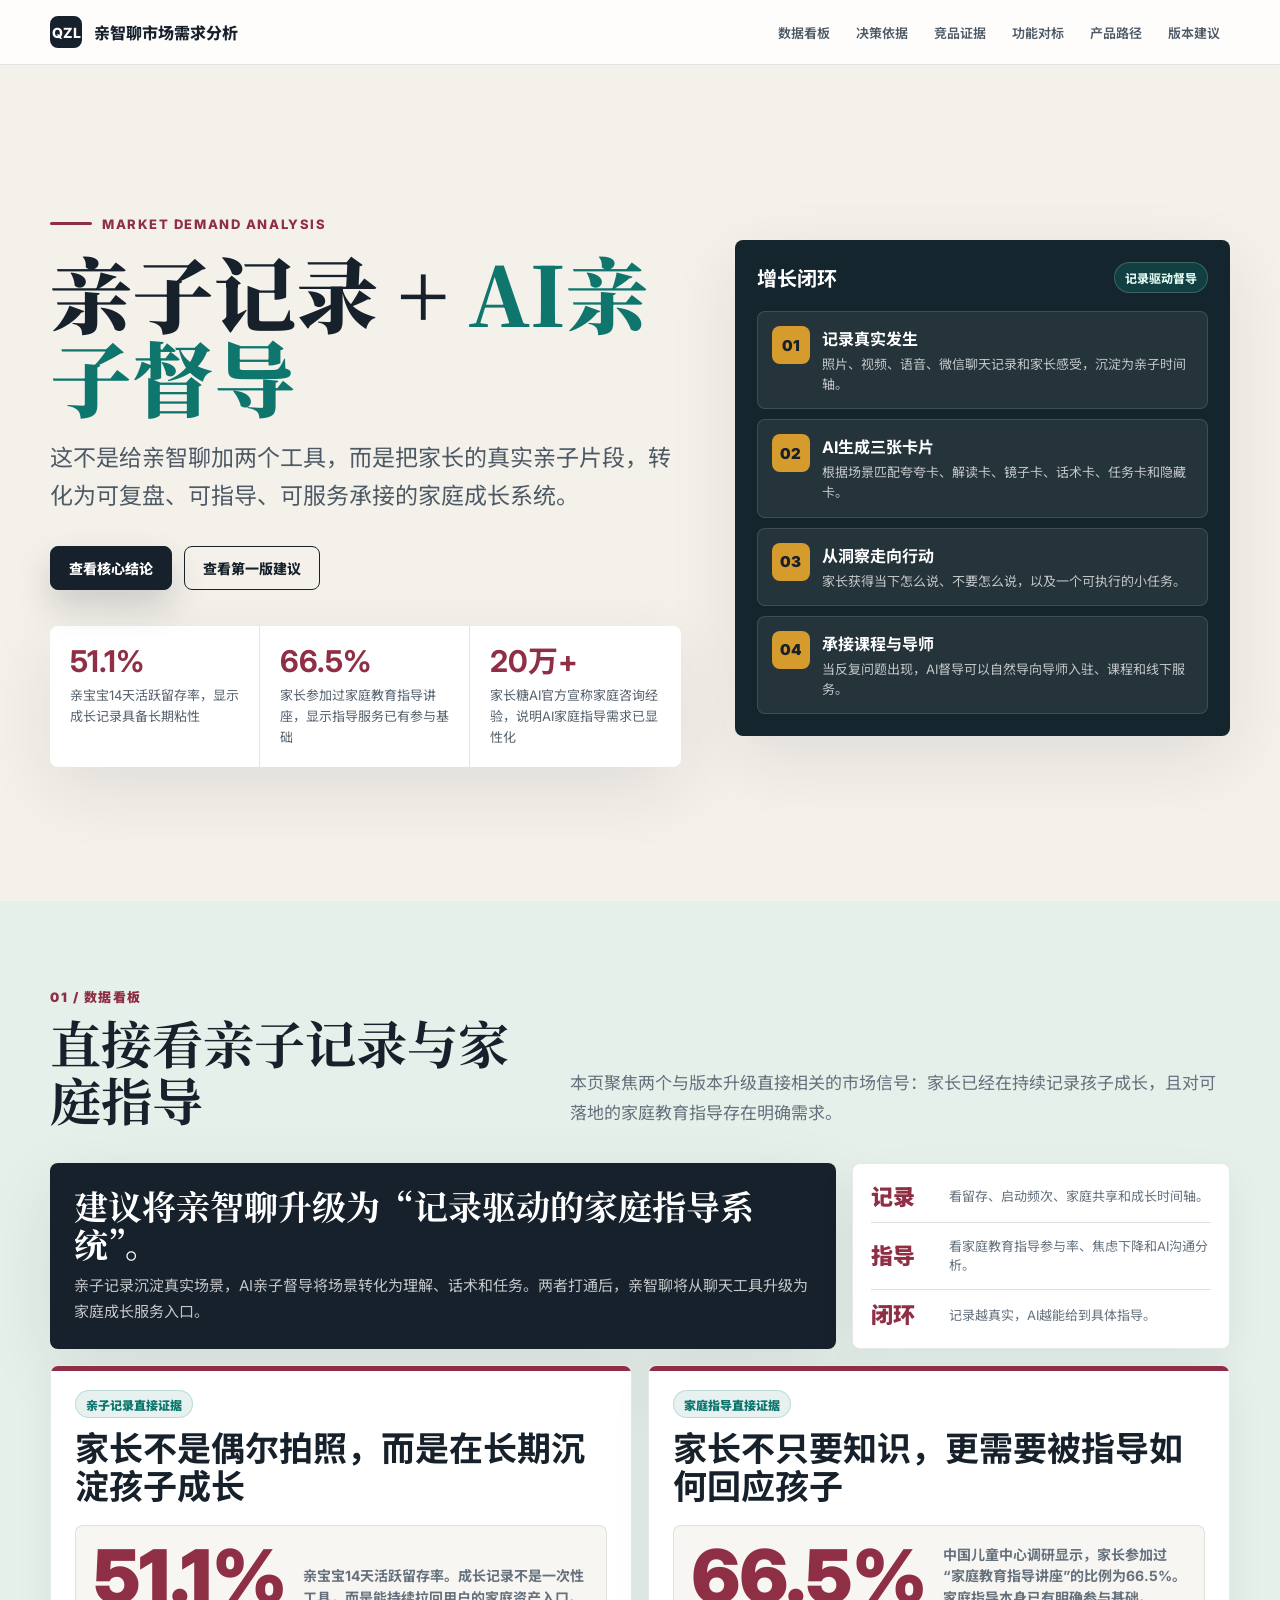
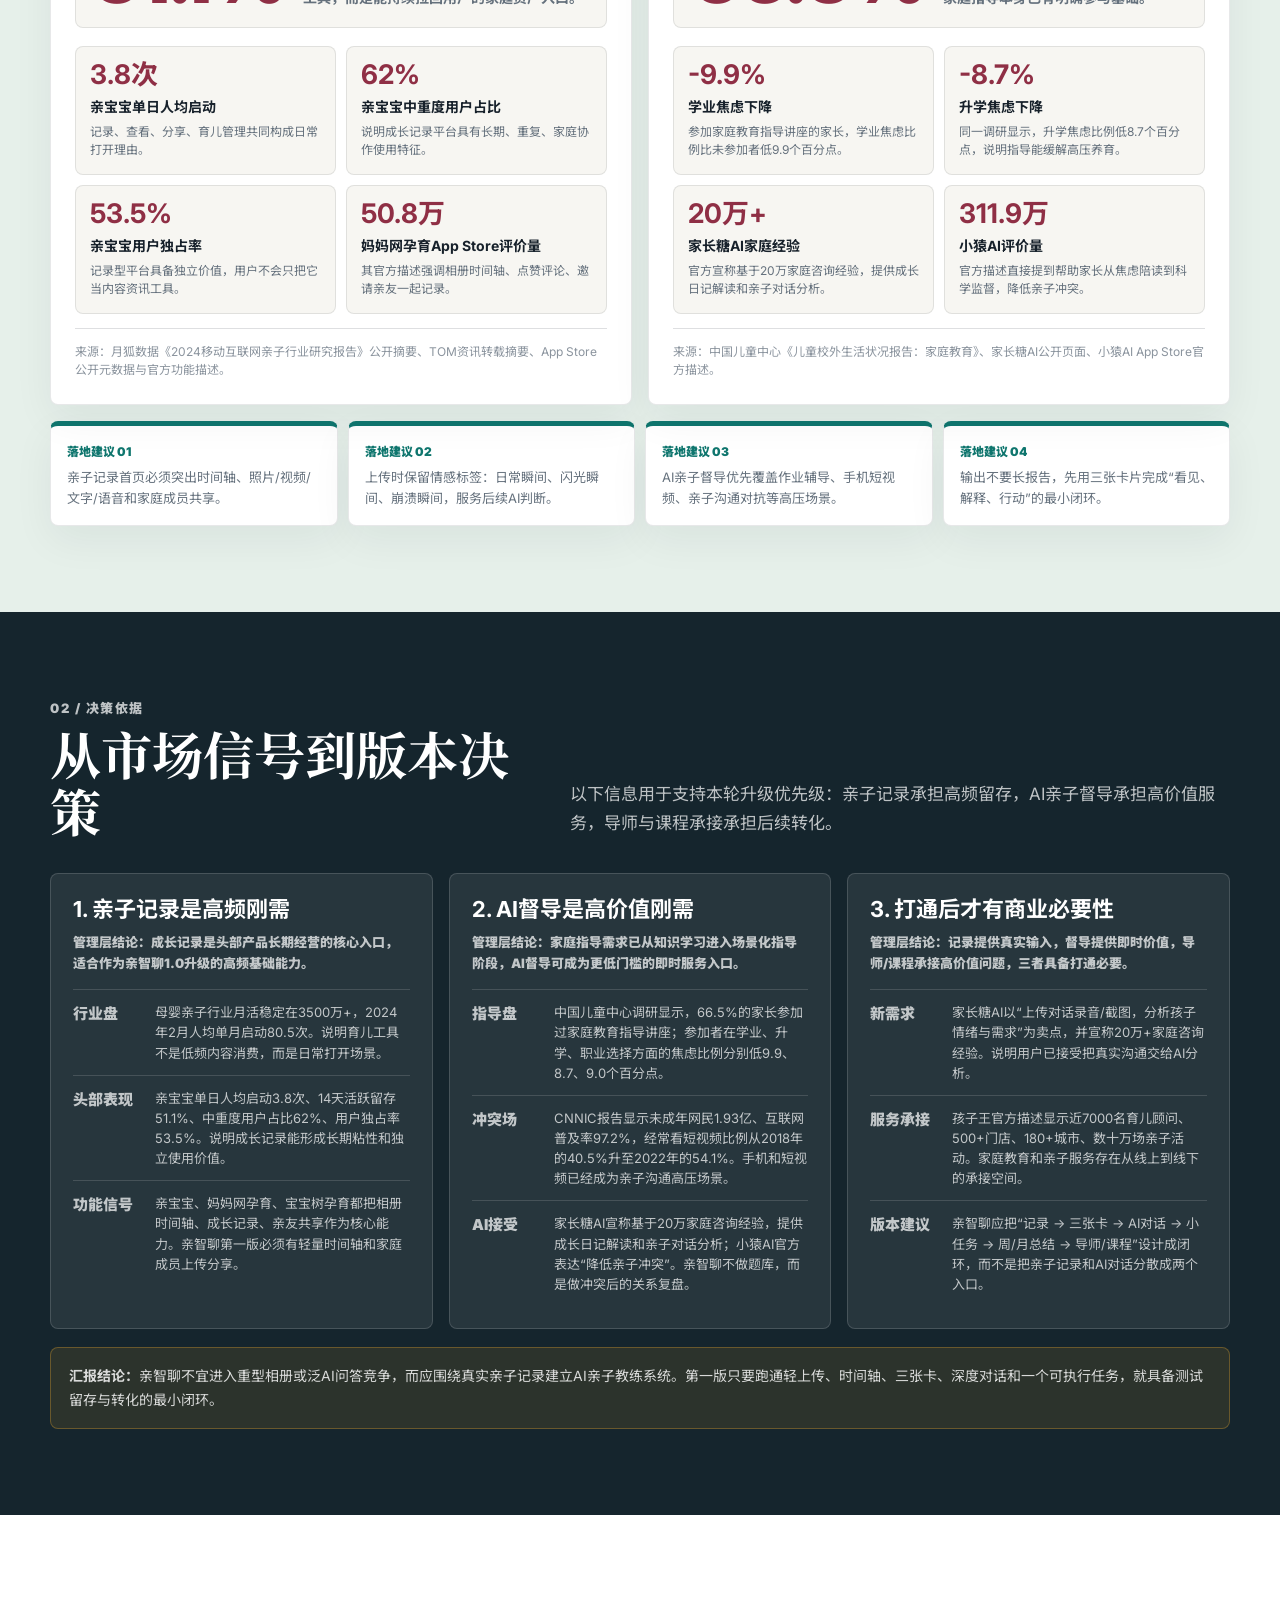
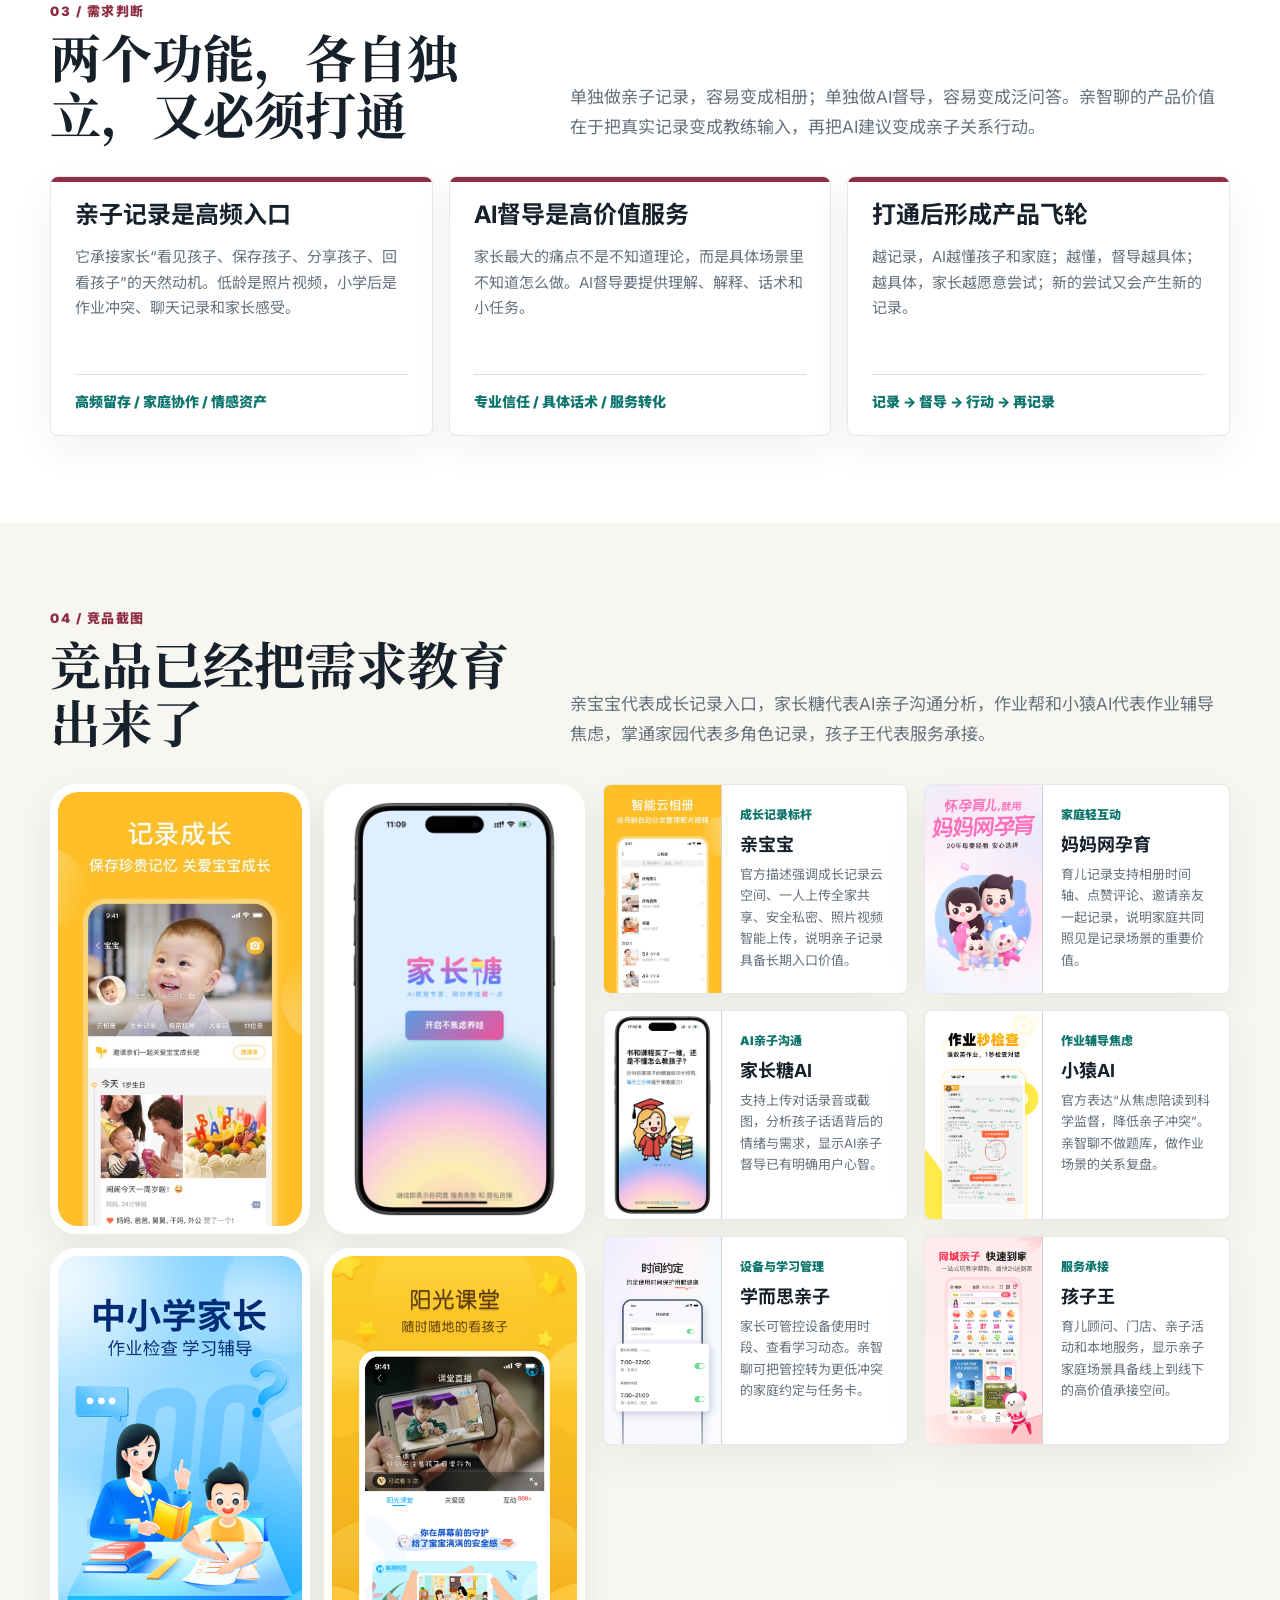
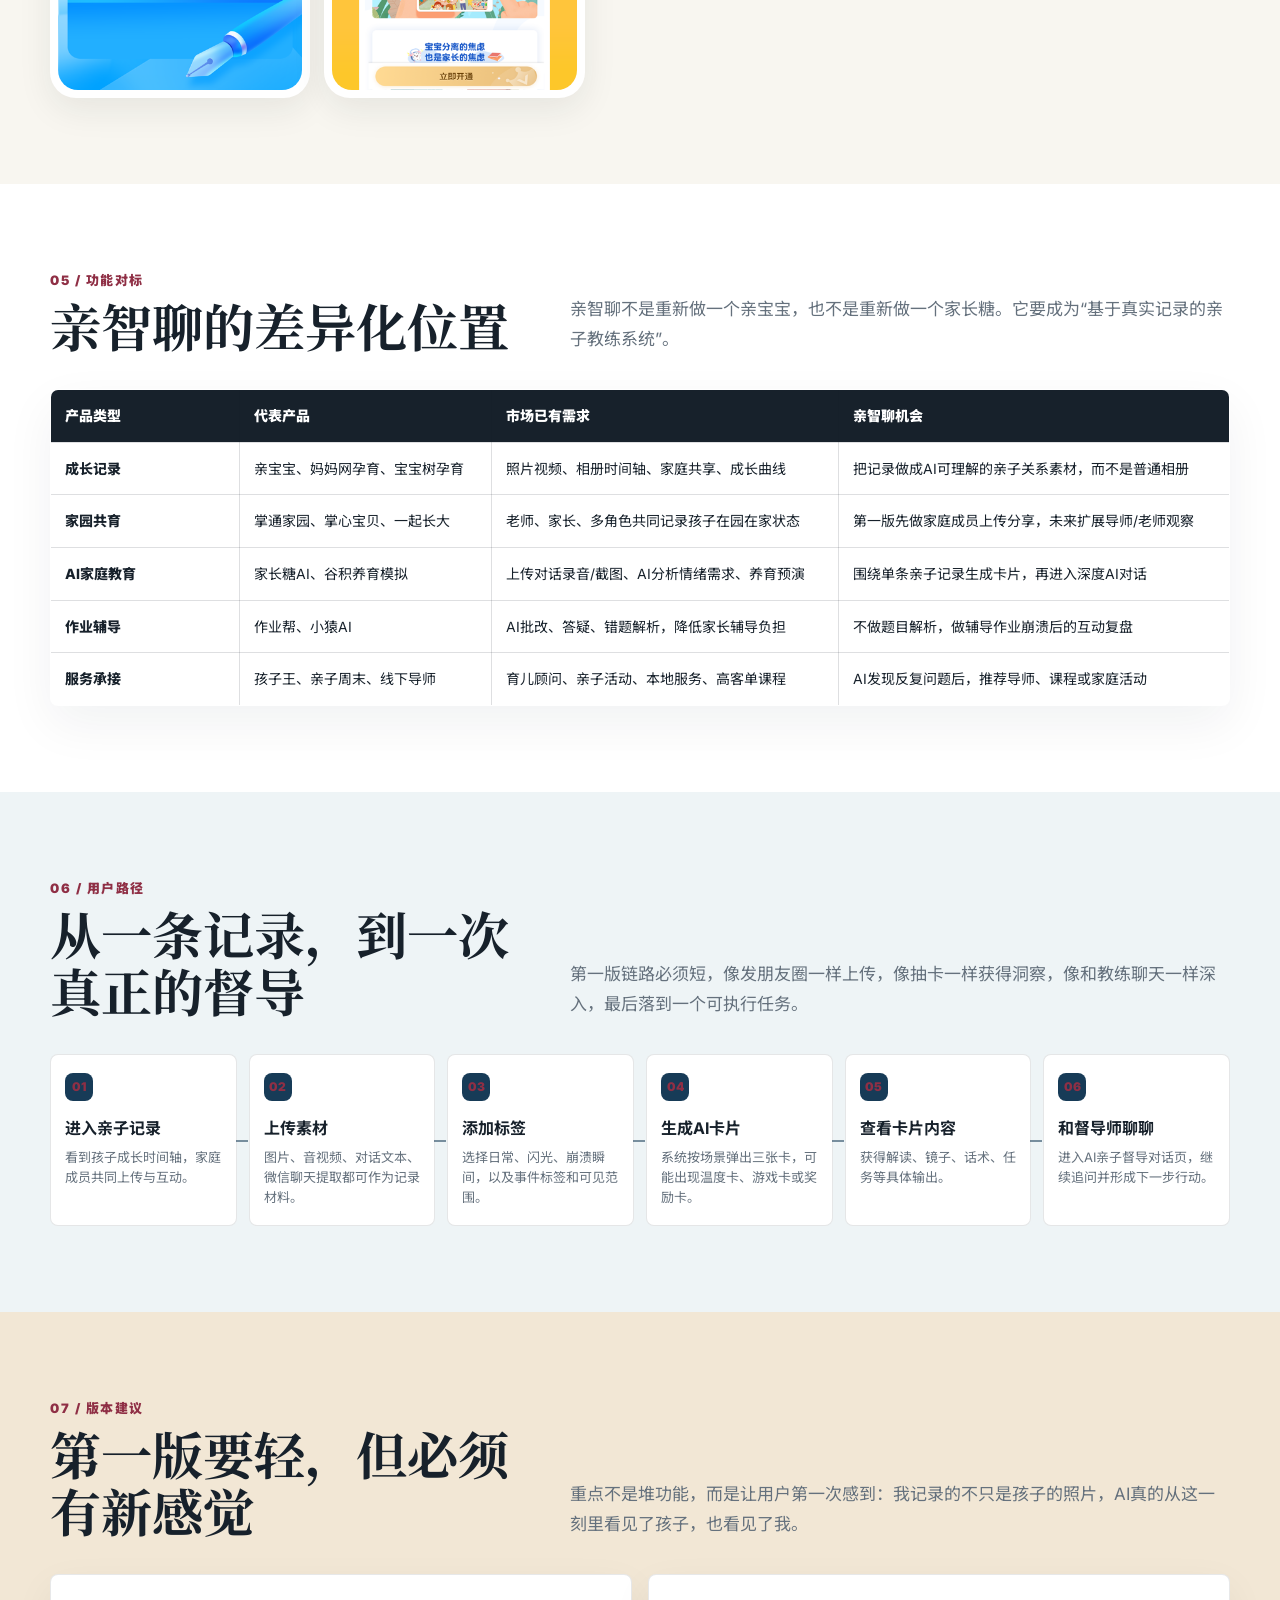
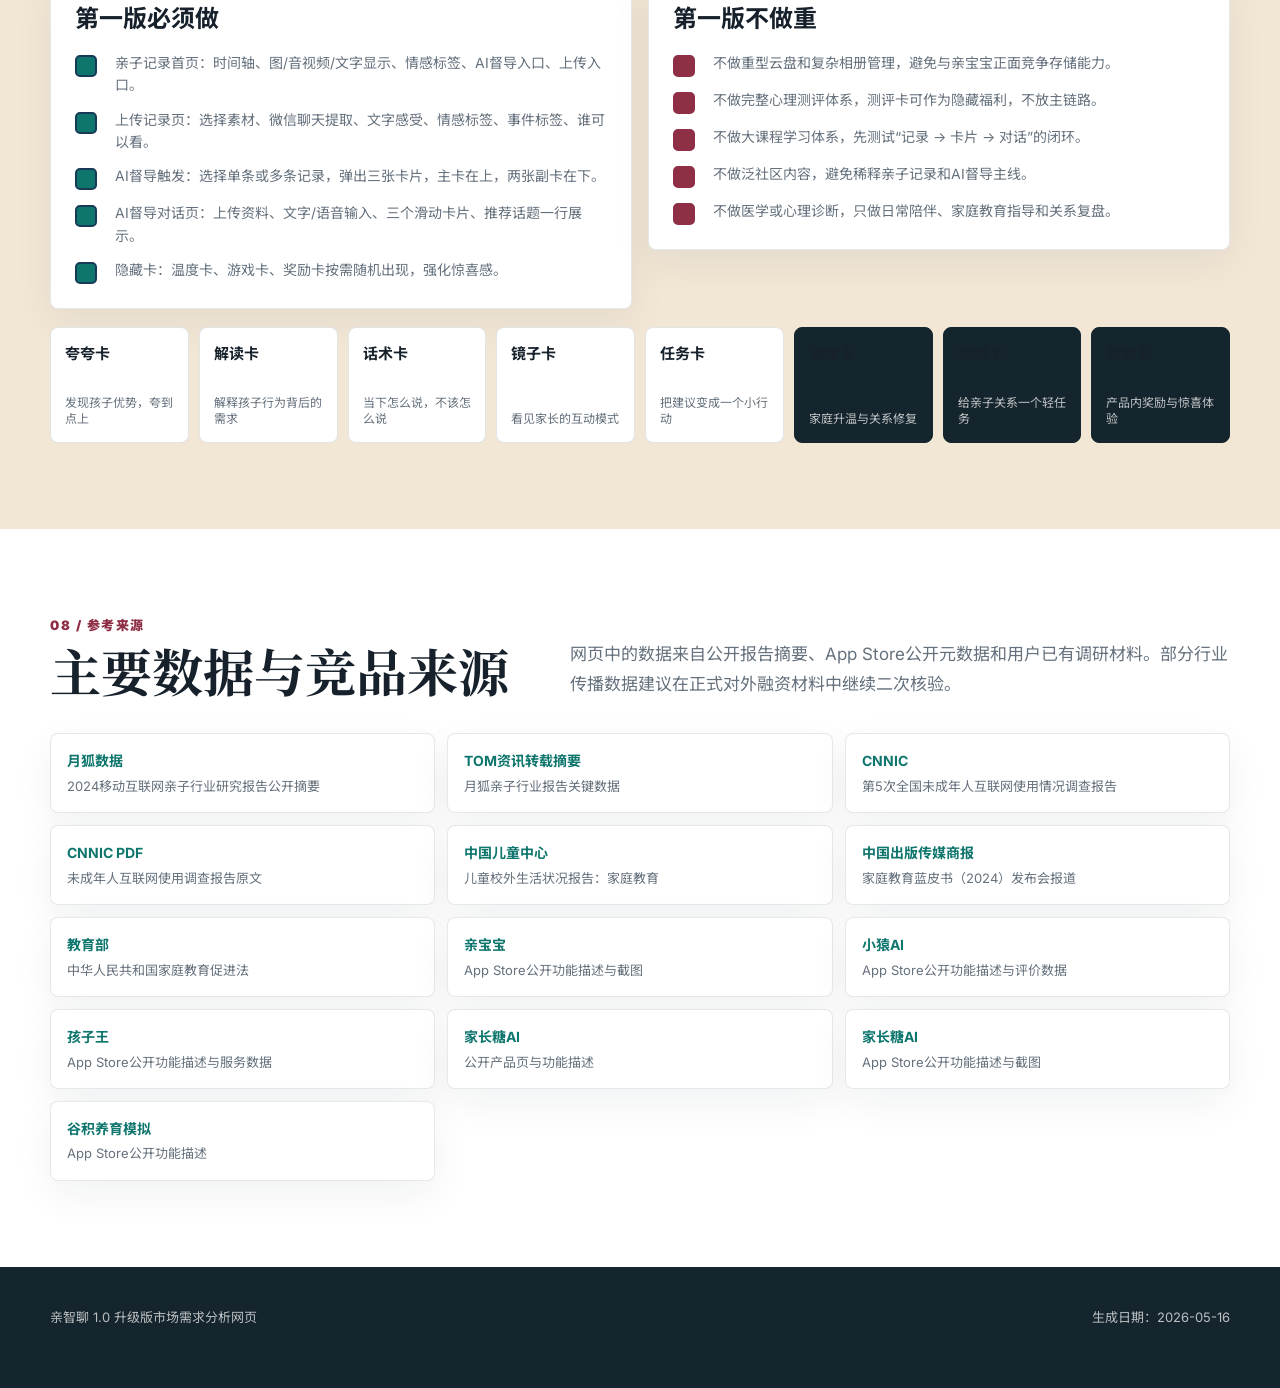
<file: index.html>
<!DOCTYPE html>
<html lang="zh-CN">
<head>
  <meta charset="UTF-8" />
  <meta name="viewport" content="width=device-width, initial-scale=1.0" />
  <title>亲智聊｜亲子记录 + AI亲子督导市场需求分析</title>
  <meta name="description" content="亲智聊1.0升级版：亲子记录与AI亲子督导市场需求分析视觉报告" />
  <link rel="preconnect" href="https://fonts.googleapis.com">
  <link rel="preconnect" href="https://fonts.gstatic.com" crossorigin>
  <link href="https://fonts.googleapis.com/css2?family=Inter:wght@400;500;600;700;800&family=Noto+Sans+SC:wght@400;500;700;900&family=Noto+Serif+SC:wght@600;700;900&display=swap" rel="stylesheet">
  <style>
    :root {
      --bg: #fdfae7;
      --paper: #fffdf1;
      --ink: #101114;
      --muted: #666a73;
      --soft: #8a8f99;
      --blue: #1e2bfa;
      --blue-2: #5260ff;
      --green: #0a8f68;
      --coral: #f66f54;
      --gold: #f2b84b;
      --lavender: #7d70d9;
      --line: rgba(30, 43, 250, 0.18);
      --wash: rgba(30, 43, 250, 0.055);
      --shadow: 0 22px 60px rgba(29, 38, 92, 0.12);
      --radius: 8px;
    }

    * {
      box-sizing: border-box;
    }

    html {
      scroll-behavior: smooth;
    }

    body {
      margin: 0;
      background:
        linear-gradient(90deg, rgba(30,43,250,0.045) 1px, transparent 1px),
        linear-gradient(180deg, rgba(30,43,250,0.04) 1px, transparent 1px),
        var(--bg);
      background-size: 48px 48px;
      color: var(--ink);
      font-family: "Inter", "Noto Sans SC", system-ui, -apple-system, BlinkMacSystemFont, "Segoe UI", sans-serif;
      letter-spacing: 0;
      overflow-x: hidden;
    }

    a {
      color: inherit;
      text-decoration: none;
    }

    img {
      display: block;
      max-width: 100%;
    }

    p,
    li,
    h3,
    span {
      overflow-wrap: anywhere;
    }

    .mini,
    .hero,
    .hero-strip,
    .hero-board,
    .fly-step,
    .stat-card,
    .fly-step > div,
    .competitor-body,
    .source-card,
    .mvp-card,
    .target-panel,
    .metric-item {
      min-width: 0;
      max-width: 100%;
    }

    .hero-strip .mini span,
    .fly-step p,
    .hero-metric span,
    .metric-item p,
    .decision-card p {
      word-break: break-word;
      overflow-wrap: anywhere;
    }

    .topbar {
      position: sticky;
      top: 0;
      z-index: 20;
      border-bottom: 1px solid var(--line);
      background: rgba(253, 250, 231, 0.9);
      backdrop-filter: blur(14px);
    }

    .nav {
      width: min(1180px, calc(100vw - 40px));
      margin: 0 auto;
      height: 64px;
      display: flex;
      align-items: center;
      justify-content: space-between;
      gap: 24px;
    }

    .brand {
      display: flex;
      align-items: center;
      gap: 12px;
      font-weight: 800;
      color: var(--blue);
      white-space: nowrap;
    }

    .brand-mark {
      width: 32px;
      height: 32px;
      border: 2px solid var(--blue);
      border-radius: 8px;
      display: grid;
      place-items: center;
      font-size: 14px;
      background: var(--paper);
    }

    .nav-links {
      display: flex;
      align-items: center;
      gap: 6px;
      flex-wrap: wrap;
      justify-content: flex-end;
    }

    .nav-links a {
      padding: 8px 10px;
      border-radius: 999px;
      color: var(--muted);
      font-size: 13px;
      font-weight: 600;
    }

    .nav-links a:hover {
      background: var(--wash);
      color: var(--blue);
    }

    .container {
      width: min(1180px, calc(100vw - 40px));
      margin: 0 auto;
    }

    .hero {
      min-height: calc(100vh - 64px);
      display: grid;
      grid-template-columns: 1.12fr 0.88fr;
      gap: 42px;
      align-items: center;
      padding: 72px 0 58px;
    }

    .eyebrow {
      display: inline-flex;
      align-items: center;
      gap: 10px;
      color: var(--blue);
      font-size: 13px;
      font-weight: 800;
      letter-spacing: 0.08em;
      text-transform: uppercase;
      margin-bottom: 18px;
    }

    .eyebrow::before {
      content: "";
      width: 42px;
      height: 3px;
      background: var(--blue);
      border-radius: 999px;
    }

    h1 {
      font-size: clamp(44px, 6vw, 88px);
      line-height: 0.96;
      margin: 0 0 22px;
      font-weight: 900;
      letter-spacing: 0;
    }

    .hero h1 span {
      color: var(--blue);
    }

    .lead {
      max-width: 760px;
      color: var(--muted);
      font-size: clamp(17px, 2vw, 22px);
      line-height: 1.65;
      margin: 0 0 30px;
    }

    .hero-actions {
      display: flex;
      gap: 12px;
      flex-wrap: wrap;
      margin-bottom: 36px;
    }

    .btn {
      display: inline-flex;
      align-items: center;
      justify-content: center;
      min-height: 44px;
      padding: 0 18px;
      border-radius: 999px;
      border: 1px solid var(--blue);
      font-weight: 800;
      font-size: 14px;
    }

    .btn.primary {
      background: var(--blue);
      color: var(--bg);
      box-shadow: 0 16px 34px rgba(30, 43, 250, 0.22);
    }

    .btn.ghost {
      background: var(--paper);
      color: var(--blue);
    }

    .hero-strip {
      display: grid;
      grid-template-columns: repeat(3, 1fr);
      border: 1px solid var(--line);
      background: rgba(255, 253, 241, 0.72);
      border-radius: var(--radius);
      overflow: hidden;
      box-shadow: var(--shadow);
    }

    .hero-strip .mini {
      padding: 18px;
      border-right: 1px solid var(--line);
    }

    .hero-strip .mini:last-child {
      border-right: 0;
    }

    .mini strong {
      display: block;
      color: var(--blue);
      font-size: 24px;
      line-height: 1;
      margin-bottom: 8px;
    }

    .mini span {
      color: var(--muted);
      font-size: 13px;
      line-height: 1.45;
    }

    .hero-board {
      position: relative;
      border: 1px solid var(--line);
      background: var(--paper);
      border-radius: 8px;
      padding: 22px;
      box-shadow: var(--shadow);
    }

    .board-title {
      display: flex;
      justify-content: space-between;
      gap: 16px;
      align-items: center;
      margin-bottom: 18px;
    }

    .board-title h2 {
      font-size: 20px;
      margin: 0;
    }

    .status-pill {
      color: var(--green);
      background: rgba(10, 143, 104, 0.09);
      border: 1px solid rgba(10, 143, 104, 0.22);
      padding: 6px 10px;
      border-radius: 999px;
      font-size: 12px;
      font-weight: 800;
      white-space: nowrap;
    }

    .flywheel {
      display: grid;
      gap: 10px;
    }

    .fly-step {
      display: grid;
      grid-template-columns: 38px 1fr;
      align-items: start;
      gap: 12px;
      padding: 14px;
      border-radius: 8px;
      background: var(--wash);
      border: 1px solid var(--line);
    }

    .fly-num {
      width: 38px;
      height: 38px;
      display: grid;
      place-items: center;
      border-radius: 8px;
      background: var(--blue);
      color: var(--bg);
      font-weight: 900;
      font-size: 15px;
    }

    .fly-step h3 {
      margin: 0 0 4px;
      font-size: 16px;
    }

    .fly-step p {
      margin: 0;
      color: var(--muted);
      font-size: 13px;
      line-height: 1.55;
    }

    section {
      padding: 76px 0;
    }

    .section-head {
      display: grid;
      grid-template-columns: 0.72fr 1fr;
      gap: 44px;
      align-items: end;
      margin-bottom: 30px;
      border-top: 2px solid var(--blue);
      padding-top: 22px;
    }

    .section-kicker {
      color: var(--blue);
      font-size: 13px;
      font-weight: 900;
      letter-spacing: 0.08em;
      text-transform: uppercase;
    }

    .section-head h2 {
      font-size: clamp(30px, 4vw, 54px);
      line-height: 1.04;
      margin: 8px 0 0;
      letter-spacing: 0;
    }

    .section-head p {
      margin: 0;
      color: var(--muted);
      line-height: 1.75;
      font-size: 16px;
    }

    .grid {
      display: grid;
      gap: 16px;
    }

    .stats-grid {
      grid-template-columns: repeat(4, 1fr);
    }

    .dashboard-lede {
      display: grid;
      grid-template-columns: 1.35fr 0.65fr;
      gap: 16px;
      align-items: stretch;
      margin-bottom: 16px;
    }

    .dashboard-thesis {
      padding: 24px;
      border-radius: var(--radius);
      background: var(--blue);
      color: var(--bg);
      box-shadow: var(--shadow);
    }

    .dashboard-thesis h3 {
      margin: 0 0 10px;
      font-size: clamp(22px, 3vw, 34px);
      line-height: 1.12;
    }

    .dashboard-thesis p {
      margin: 0;
      color: rgba(253, 250, 231, 0.82);
      font-size: 15px;
      line-height: 1.75;
    }

    .evidence-index {
      display: grid;
      gap: 10px;
      padding: 18px;
      border: 1px solid var(--line);
      border-radius: var(--radius);
      background: var(--paper);
      box-shadow: 0 12px 40px rgba(29, 38, 92, 0.08);
    }

    .index-row {
      display: grid;
      grid-template-columns: 68px 1fr;
      gap: 10px;
      align-items: center;
      padding-bottom: 10px;
      border-bottom: 1px solid var(--line);
    }

    .index-row:last-child {
      padding-bottom: 0;
      border-bottom: 0;
    }

    .index-row strong {
      color: var(--blue);
      font-size: 22px;
      line-height: 1;
      font-weight: 900;
    }

    .index-row span {
      color: var(--muted);
      font-size: 13px;
      line-height: 1.45;
    }

    .target-dashboard {
      display: grid;
      grid-template-columns: repeat(2, 1fr);
      gap: 16px;
      align-items: start;
    }

    .target-panel {
      position: relative;
      overflow: hidden;
      min-height: 610px;
      padding: 24px;
      border: 1px solid var(--line);
      border-radius: var(--radius);
      background: rgba(255, 253, 241, 0.9);
      box-shadow: var(--shadow);
    }

    .target-panel::before {
      content: "";
      position: absolute;
      inset: 0 0 auto;
      height: 5px;
      background: var(--blue);
    }

    .target-panel.green::before {
      background: var(--green);
    }

    .panel-label {
      display: inline-flex;
      align-items: center;
      min-height: 28px;
      padding: 0 10px;
      border-radius: 999px;
      color: var(--blue);
      background: var(--wash);
      border: 1px solid var(--line);
      font-size: 12px;
      font-weight: 900;
      margin-bottom: 12px;
    }

    .target-panel.green .panel-label {
      color: var(--green);
      background: rgba(10, 143, 104, 0.08);
      border-color: rgba(10, 143, 104, 0.22);
    }

    .target-panel h3 {
      margin: 0 0 12px;
      font-size: clamp(24px, 3vw, 34px);
      line-height: 1.12;
    }

    .hero-metric {
      display: grid;
      grid-template-columns: auto 1fr;
      gap: 16px;
      align-items: end;
      padding: 18px;
      margin: 18px 0;
      border-radius: var(--radius);
      background: var(--wash);
      border: 1px solid var(--line);
    }

    .target-panel.green .hero-metric {
      background: rgba(10, 143, 104, 0.08);
      border-color: rgba(10, 143, 104, 0.22);
    }

    .hero-metric strong {
      display: block;
      color: var(--blue);
      font-size: clamp(42px, 6vw, 74px);
      line-height: 0.88;
      font-weight: 900;
      white-space: nowrap;
    }

    .target-panel.green .hero-metric strong {
      color: var(--green);
    }

    .hero-metric span {
      color: var(--muted);
      font-size: 14px;
      line-height: 1.55;
      font-weight: 700;
    }

    .metric-cards {
      display: grid;
      grid-template-columns: repeat(2, 1fr);
      gap: 10px;
    }

    .metric-item {
      min-height: 126px;
      padding: 14px;
      border-radius: var(--radius);
      background: rgba(255, 253, 241, 0.72);
      border: 1px solid var(--line);
    }

    .metric-item b {
      display: block;
      color: var(--blue);
      font-size: 27px;
      line-height: 1;
      margin-bottom: 10px;
    }

    .target-panel.green .metric-item b {
      color: var(--green);
    }

    .metric-item h4 {
      margin: 0 0 6px;
      font-size: 14px;
      line-height: 1.35;
      color: var(--ink);
    }

    .metric-item p {
      margin: 0;
      color: var(--muted);
      font-size: 12px;
      line-height: 1.55;
    }

    .evidence-source {
      margin-top: 14px;
      padding-top: 14px;
      border-top: 1px solid var(--line);
      color: var(--soft);
      font-size: 12px;
      line-height: 1.55;
    }

    .decision-strip {
      display: grid;
      grid-template-columns: repeat(4, 1fr);
      gap: 10px;
      margin-top: 16px;
    }

    .decision-card {
      padding: 16px;
      border-radius: var(--radius);
      background: var(--paper);
      border: 1px solid var(--line);
      box-shadow: 0 10px 30px rgba(29, 38, 92, 0.07);
    }

    .decision-card small {
      display: block;
      color: var(--blue);
      font-size: 12px;
      font-weight: 900;
      margin-bottom: 8px;
    }

    .decision-card p {
      margin: 0;
      color: var(--muted);
      font-size: 13px;
      line-height: 1.6;
    }

    .chain-grid {
      grid-template-columns: repeat(3, 1fr);
      margin-top: 18px;
    }

    .chain-card {
      padding: 22px;
      background: var(--paper);
      border: 1px solid var(--line);
      border-radius: var(--radius);
      box-shadow: var(--shadow);
    }

    .chain-card h3 {
      margin: 0 0 8px;
      font-size: 22px;
      line-height: 1.25;
    }

    .chain-card .claim {
      margin: 0 0 16px;
      color: var(--blue);
      font-size: 13px;
      line-height: 1.6;
      font-weight: 900;
    }

    .compact-table {
      width: 100%;
      border-collapse: collapse;
      table-layout: fixed;
    }

    .compact-table td {
      border-top: 1px solid var(--line);
      padding: 12px 0;
      vertical-align: top;
      font-size: 13px;
      line-height: 1.55;
      color: var(--muted);
    }

    .compact-table td:first-child {
      width: 82px;
      color: var(--ink);
      font-weight: 900;
      font-size: 15px;
    }

    .data-note {
      margin-top: 18px;
      padding: 16px 18px;
      border-radius: var(--radius);
      background: rgba(10, 143, 104, 0.08);
      border: 1px solid rgba(10, 143, 104, 0.22);
      color: #16634f;
      font-size: 14px;
      line-height: 1.7;
    }

    .stat-card,
    .insight-card,
    .competitor-card,
    .mvp-card,
    .source-card {
      background: rgba(255, 253, 241, 0.84);
      border: 1px solid var(--line);
      border-radius: var(--radius);
      box-shadow: 0 12px 40px rgba(29, 38, 92, 0.08);
    }

    .stat-card {
      min-height: 160px;
      padding: 18px;
      display: flex;
      flex-direction: column;
      justify-content: space-between;
    }

    .stat-number {
      color: var(--blue);
      font-size: clamp(28px, 4vw, 44px);
      font-weight: 900;
      line-height: 1;
    }

    .stat-card h3 {
      margin: 14px 0 8px;
      font-size: 16px;
      line-height: 1.35;
    }

    .stat-card p {
      margin: 0;
      color: var(--muted);
      font-size: 13px;
      line-height: 1.55;
    }

    .proof-grid {
      grid-template-columns: repeat(3, 1fr);
      margin-top: 18px;
    }

    .insight-card {
      padding: 24px;
      min-height: 260px;
      display: flex;
      flex-direction: column;
      justify-content: space-between;
      position: relative;
      overflow: hidden;
    }

    .insight-card::before {
      content: "";
      position: absolute;
      top: 0;
      left: 0;
      right: 0;
      height: 5px;
      background: var(--blue);
    }

    .insight-card.green::before { background: var(--green); }
    .insight-card.coral::before { background: var(--coral); }
    .insight-card.gold::before { background: var(--gold); }

    .insight-card h3 {
      margin: 0 0 14px;
      font-size: 24px;
      line-height: 1.2;
    }

    .insight-card p {
      margin: 0;
      color: var(--muted);
      line-height: 1.7;
      font-size: 15px;
    }

    .tagline {
      margin-top: 20px;
      padding-top: 16px;
      border-top: 1px solid var(--line);
      color: var(--blue);
      font-weight: 900;
      font-size: 14px;
    }

    .evidence-layout {
      display: grid;
      grid-template-columns: 0.92fr 1.08fr;
      gap: 18px;
      align-items: start;
    }

    .phone-stack {
      display: grid;
      grid-template-columns: repeat(2, 1fr);
      gap: 14px;
      position: sticky;
      top: 92px;
    }

    .phone-shot {
      background: #111;
      padding: 8px;
      border-radius: 26px;
      box-shadow: var(--shadow);
      overflow: hidden;
    }

    .phone-shot img {
      width: 100%;
      aspect-ratio: 9 / 16;
      object-fit: cover;
      border-radius: 20px;
    }

    .competitor-grid {
      grid-template-columns: repeat(2, 1fr);
    }

    .competitor-card {
      overflow: hidden;
      display: grid;
      grid-template-columns: 118px 1fr;
      min-height: 178px;
    }

    .competitor-card figure {
      margin: 0;
      background: var(--wash);
      border-right: 1px solid var(--line);
      display: flex;
      align-items: stretch;
      justify-content: center;
      overflow: hidden;
    }

    .competitor-card figure img {
      width: 100%;
      height: 100%;
      object-fit: cover;
    }

    .competitor-body {
      padding: 18px;
    }

    .competitor-body small {
      display: inline-flex;
      color: var(--blue);
      font-weight: 900;
      font-size: 12px;
      margin-bottom: 8px;
    }

    .competitor-body h3 {
      margin: 0 0 8px;
      font-size: 18px;
    }

    .competitor-body p {
      margin: 0;
      color: var(--muted);
      font-size: 13px;
      line-height: 1.65;
    }

    .matrix {
      width: 100%;
      border-collapse: collapse;
      overflow: hidden;
      border-radius: var(--radius);
      background: var(--paper);
      box-shadow: var(--shadow);
    }

    .matrix th,
    .matrix td {
      border: 1px solid var(--line);
      padding: 15px 14px;
      text-align: left;
      vertical-align: top;
      line-height: 1.55;
      font-size: 14px;
    }

    .matrix th {
      color: var(--blue);
      background: var(--wash);
      font-weight: 900;
      white-space: nowrap;
    }

    .matrix td:first-child {
      font-weight: 800;
      color: var(--ink);
      width: 16%;
    }

    .flow {
      display: grid;
      grid-template-columns: repeat(6, 1fr);
      gap: 12px;
      margin-top: 20px;
    }

    .flow-step {
      position: relative;
      padding: 18px 14px;
      background: var(--paper);
      border: 1px solid var(--line);
      border-radius: 8px;
      min-height: 148px;
    }

    .flow-step:not(:last-child)::after {
      content: "";
      position: absolute;
      right: -12px;
      top: 50%;
      width: 12px;
      height: 2px;
      background: var(--blue);
      opacity: 0.55;
    }

    .flow-step span {
      display: inline-flex;
      width: 28px;
      height: 28px;
      align-items: center;
      justify-content: center;
      border-radius: 8px;
      background: var(--blue);
      color: var(--bg);
      font-size: 12px;
      font-weight: 900;
      margin-bottom: 14px;
    }

    .flow-step h3 {
      margin: 0 0 8px;
      font-size: 16px;
    }

    .flow-step p {
      margin: 0;
      color: var(--muted);
      font-size: 13px;
      line-height: 1.55;
    }

    .mvp-grid {
      grid-template-columns: 1fr 1fr;
      align-items: start;
    }

    .mvp-card {
      padding: 24px;
    }

    .mvp-card h3 {
      margin: 0 0 18px;
      font-size: 24px;
    }

    .check-list {
      list-style: none;
      padding: 0;
      margin: 0;
      display: grid;
      gap: 12px;
    }

    .check-list li {
      display: grid;
      grid-template-columns: 28px 1fr;
      gap: 12px;
      align-items: start;
      color: var(--muted);
      line-height: 1.6;
      font-size: 14px;
    }

    .check-list li::before {
      content: "";
      width: 18px;
      height: 18px;
      margin-top: 3px;
      border-radius: 5px;
      border: 2px solid var(--blue);
      background: linear-gradient(135deg, var(--blue) 0 49%, transparent 50%);
    }

    .check-list.no li::before {
      border-color: var(--coral);
      background: linear-gradient(135deg, var(--coral) 0 49%, transparent 50%);
    }

    .cards-row {
      display: grid;
      grid-template-columns: repeat(8, minmax(120px, 1fr));
      gap: 10px;
      margin-top: 18px;
    }

    .ai-card {
      min-height: 116px;
      border-radius: 8px;
      border: 1px solid var(--line);
      background: linear-gradient(180deg, var(--paper), rgba(30,43,250,0.06));
      padding: 14px;
      display: flex;
      flex-direction: column;
      justify-content: space-between;
    }

    .ai-card.hidden-card {
      border-color: rgba(242,184,75,0.55);
      background: linear-gradient(180deg, #fff7d6, #f6edff);
    }

    .ai-card b {
      color: var(--ink);
      font-size: 15px;
    }

    .ai-card span {
      color: var(--muted);
      font-size: 12px;
      line-height: 1.4;
    }

    .sources {
      display: grid;
      grid-template-columns: repeat(3, 1fr);
      gap: 12px;
    }

    .source-card {
      padding: 16px;
      color: var(--muted);
      font-size: 13px;
      line-height: 1.55;
    }

    .source-card strong {
      display: block;
      color: var(--blue);
      margin-bottom: 4px;
      font-size: 14px;
    }

    .footer {
      padding: 40px 0 62px;
      border-top: 1px solid var(--line);
      color: var(--muted);
    }

    .footer-inner {
      display: flex;
      justify-content: space-between;
      gap: 18px;
      flex-wrap: wrap;
      font-size: 13px;
    }

    @media (max-width: 980px) {
      .nav {
        height: auto;
        padding: 12px 0;
        align-items: flex-start;
      }

      .nav-links {
        display: none;
      }

      .hero,
      .section-head,
      .dashboard-lede,
      .target-dashboard,
      .evidence-layout,
      .mvp-grid {
        grid-template-columns: 1fr;
      }

      .hero {
        min-height: auto;
        padding-top: 54px;
      }

      .hero-strip,
      .stats-grid,
      .chain-grid,
      .proof-grid,
      .competitor-grid,
      .sources,
      .decision-strip {
        grid-template-columns: 1fr;
      }

      .target-panel {
        min-height: auto;
      }

      .phone-stack {
        position: static;
        grid-template-columns: repeat(2, 1fr);
      }

      .flow {
        grid-template-columns: 1fr 1fr;
      }

      .flow-step::after {
        display: none;
      }

      .cards-row {
        grid-template-columns: repeat(2, 1fr);
      }
    }

    @media (max-width: 640px) {
      .container {
        width: calc(100vw - 28px);
        max-width: calc(100vw - 28px);
      }

      .nav {
        width: calc(100vw - 28px);
        max-width: calc(100vw - 28px);
      }

      p,
      span,
      h3 {
        word-break: break-all;
      }

      h1 {
        font-size: clamp(42px, 13vw, 52px);
        line-height: 0.98;
        overflow-wrap: anywhere;
        word-break: break-all;
      }

      .hero h1 span {
        display: block;
      }

      .hero {
        gap: 28px;
      }

      .hero > div,
      .hero > aside {
        width: 100%;
        min-width: 0;
      }

      .lead {
        font-size: 16px;
        line-height: 1.7;
      }

      .fly-step {
        grid-template-columns: 36px minmax(0, 1fr);
      }

      .board-title {
        align-items: flex-start;
        flex-direction: column;
      }

      .hero-strip .mini {
        border-right: 0;
        border-bottom: 1px solid var(--line);
      }

      .hero-strip .mini:last-child {
        border-bottom: 0;
      }

      .phone-stack,
      .flow,
      .cards-row,
      .metric-cards,
      .hero-metric {
        grid-template-columns: 1fr;
      }

      .hero-metric strong {
        white-space: normal;
      }

      .competitor-card {
        grid-template-columns: 96px 1fr;
      }

      .matrix {
        display: block;
        overflow-x: auto;
        white-space: nowrap;
      }

      section {
        padding: 54px 0;
      }
    }

    /* Leadership report refresh: adapted from the Beautiful HTML Templates editorial systems. */
    :root {
      --bg: #f4f1ea;
      --paper: #ffffff;
      --ink: #17212b;
      --muted: #65717d;
      --soft: #8b949e;
      --blue: #173b57;
      --blue-2: #2f6175;
      --green: #0f766e;
      --coral: #8f2f45;
      --gold: #d59b2d;
      --lavender: #6f5d8f;
      --line: rgba(23, 33, 43, 0.14);
      --wash: rgba(15, 118, 110, 0.09);
      --shadow: 0 22px 70px rgba(23, 33, 43, 0.09);
      --radius: 8px;
      --dark: #15252d;
      --warm: #f2e7d5;
      --sage: #e6f0ea;
      --rose: #f3e0e4;
    }

    body {
      background: var(--bg);
      color: var(--ink);
    }

    .topbar {
      border-bottom: 1px solid rgba(23, 33, 43, 0.12);
      background: rgba(255, 255, 255, 0.86);
    }

    .brand {
      color: var(--ink);
    }

    .brand-mark {
      border-color: var(--ink);
      background: var(--ink);
      color: #fff;
    }

    .nav-links a {
      color: #4d5965;
    }

    .nav-links a:hover {
      background: rgba(15, 118, 110, 0.1);
      color: var(--green);
    }

    h1,
    .section-head h2,
    .dashboard-thesis h3 {
      font-family: "Noto Serif SC", "Noto Sans SC", serif;
      letter-spacing: 0;
    }

    .hero {
      min-height: calc(100vh - 64px);
      padding: 74px 0 64px;
      gap: 54px;
    }

    .eyebrow,
    .section-kicker {
      color: var(--coral);
      letter-spacing: 0.12em;
    }

    .eyebrow::before {
      background: var(--coral);
    }

    h1 {
      max-width: 850px;
      color: var(--ink);
      font-size: clamp(48px, 6.4vw, 92px);
      line-height: 1.03;
    }

    .hero h1 span {
      color: var(--green);
    }

    .lead {
      color: #4e5b66;
      font-size: clamp(18px, 2vw, 23px);
    }

    .btn {
      border-color: var(--ink);
      border-radius: 8px;
    }

    .btn.primary {
      background: var(--ink);
      color: #fff;
      box-shadow: 0 16px 34px rgba(23, 33, 43, 0.18);
    }

    .btn.ghost {
      background: transparent;
      color: var(--ink);
    }

    .hero-strip {
      border: 0;
      background: #fff;
      border-radius: 8px;
      box-shadow: var(--shadow);
    }

    .hero-strip .mini {
      padding: 20px;
      border-color: rgba(23, 33, 43, 0.12);
    }

    .mini strong {
      color: var(--coral);
      font-size: 30px;
    }

    .mini span {
      color: #56626d;
    }

    .hero-board {
      border: 0;
      background: var(--dark);
      color: #fff;
      box-shadow: var(--shadow);
    }

    .hero-board h2,
    .hero-board h3 {
      color: #fff;
    }

    .status-pill {
      color: #dff8ef;
      background: rgba(15, 118, 110, 0.34);
      border-color: rgba(255, 255, 255, 0.18);
    }

    .fly-step {
      background: rgba(255, 255, 255, 0.07);
      border-color: rgba(255, 255, 255, 0.12);
    }

    .fly-num {
      background: var(--gold);
      color: var(--ink);
    }

    .fly-step p {
      color: rgba(255, 255, 255, 0.72);
    }

    section {
      padding: 86px 0;
    }

    section:not(.hero) {
      position: relative;
    }

    #data {
      background: var(--sage);
    }

    #proof-chain {
      background: var(--dark);
      color: #fff;
    }

    #need {
      background: #fff;
    }

    #evidence {
      background: #f8f6f0;
    }

    #matrix {
      background: #fff;
    }

    #path {
      background: #eef4f6;
    }

    #mvp {
      background: var(--warm);
    }

    #sources {
      background: #fff;
    }

    .section-head {
      border-top: 0;
      padding-top: 0;
      margin-bottom: 34px;
    }

    .section-head h2 {
      font-size: clamp(34px, 4vw, 58px);
      line-height: 1.12;
    }

    .section-head p {
      color: var(--muted);
      font-size: 17px;
    }

    #proof-chain .section-kicker,
    #proof-chain .section-head p,
    #proof-chain .chain-card .claim,
    #proof-chain .compact-table td {
      color: rgba(255, 255, 255, 0.72);
    }

    #proof-chain .section-head h2,
    #proof-chain .chain-card h3 {
      color: #fff;
    }

    .dashboard-thesis {
      background: var(--ink);
      color: #fff;
      border-radius: 8px;
      box-shadow: var(--shadow);
    }

    .dashboard-thesis p {
      color: rgba(255, 255, 255, 0.74);
    }

    .evidence-index,
    .target-panel,
    .decision-card,
    .insight-card,
    .competitor-card,
    .mvp-card,
    .source-card {
      background: #fff;
      border: 1px solid rgba(23, 33, 43, 0.1);
      box-shadow: 0 14px 40px rgba(23, 33, 43, 0.06);
    }

    .index-row strong,
    .metric-item b,
    .target-panel.green .metric-item b,
    .target-panel.green .hero-metric strong,
    .hero-metric strong {
      color: var(--coral);
    }

    .target-panel::before,
    .target-panel.green::before,
    .insight-card::before,
    .insight-card.green::before,
    .insight-card.coral::before,
    .insight-card.gold::before {
      background: var(--coral);
    }

    .panel-label,
    .target-panel.green .panel-label {
      color: var(--green);
      background: rgba(15, 118, 110, 0.1);
      border-color: rgba(15, 118, 110, 0.18);
    }

    .hero-metric,
    .target-panel.green .hero-metric,
    .metric-item {
      background: #f7f6f2;
      border-color: rgba(23, 33, 43, 0.1);
    }

    .decision-card {
      border-top: 5px solid var(--green);
    }

    .decision-card small,
    .tagline,
    .source-card strong,
    .competitor-body small {
      color: var(--green);
    }

    .chain-card {
      background: rgba(255, 255, 255, 0.08);
      border-color: rgba(255, 255, 255, 0.15);
      box-shadow: none;
    }

    .compact-table td {
      border-color: rgba(255, 255, 255, 0.14);
    }

    .compact-table td:first-child {
      color: #fff;
    }

    .data-note {
      background: rgba(213, 155, 45, 0.12);
      border-color: rgba(213, 155, 45, 0.36);
      color: rgba(255, 255, 255, 0.82);
    }

    .phone-shot {
      background: #fff;
      border-color: rgba(23, 33, 43, 0.12);
      box-shadow: 0 12px 34px rgba(23, 33, 43, 0.08);
    }

    .matrix {
      border: 1px solid rgba(23, 33, 43, 0.12);
      box-shadow: 0 18px 50px rgba(23, 33, 43, 0.06);
    }

    .matrix th {
      background: var(--ink);
      color: #fff;
    }

    .flow-step {
      background: #fff;
      border-color: rgba(23, 33, 43, 0.11);
    }

    .flow-step span {
      color: var(--coral);
    }

    .flow-step::after {
      background: var(--green);
    }

    .ai-card {
      background: #fff;
      border-color: rgba(23, 33, 43, 0.12);
    }

    .ai-card.hidden-card {
      background: var(--dark);
      color: #fff;
      border-color: var(--dark);
    }

    .ai-card.hidden-card span {
      color: rgba(255, 255, 255, 0.72);
    }

    .check-list li::before {
      background: var(--green);
    }

    .check-list.no li::before {
      background: var(--coral);
    }

    .footer {
      background: var(--dark);
      color: rgba(255, 255, 255, 0.7);
      border-top: 0;
    }

    @media (max-width: 980px) {
      .section-head {
        gap: 18px;
      }

      .hero {
        gap: 28px;
      }
    }

    @media (max-width: 640px) {
      h1 {
        font-size: clamp(38px, 12vw, 50px);
      }

      .hero {
        padding-top: 52px;
      }

      .section-head h2 {
        font-size: 32px;
      }

      .target-panel,
      .dashboard-thesis,
      .hero-board {
        padding: 18px;
      }
    }
  </style>
</head>
<body>
  <header class="topbar">
    <nav class="nav">
      <a class="brand" href="#">
        <span class="brand-mark">QZL</span>
        <span>亲智聊市场需求分析</span>
      </a>
      <div class="nav-links">
        <a href="#data">数据看板</a>
        <a href="#proof-chain">决策依据</a>
        <a href="#evidence">竞品证据</a>
        <a href="#matrix">功能对标</a>
        <a href="#path">产品路径</a>
        <a href="#mvp">版本建议</a>
      </div>
    </nav>
  </header>

  <main>
    <section class="hero container">
      <div>
        <div class="eyebrow">Market Demand Analysis</div>
        <h1>亲子记录 + <span>AI亲子督导</span></h1>
        <p class="lead">这不是给亲智聊加两个工具，而是把家长的真实亲子片段，转化为可复盘、可指导、可服务承接的家庭成长系统。</p>
        <div class="hero-actions">
          <a class="btn primary" href="#data">查看核心结论</a>
          <a class="btn ghost" href="#mvp">查看第一版建议</a>
        </div>
        <div class="hero-strip">
          <div class="mini">
            <strong>51.1%</strong>
            <span>亲宝宝14天活跃留存率，显示成长记录具备长期粘性</span>
          </div>
          <div class="mini">
            <strong>66.5%</strong>
            <span>家长参加过家庭教育指导讲座，显示指导服务已有参与基础</span>
          </div>
          <div class="mini">
            <strong>20万+</strong>
            <span>家长糖AI官方宣称家庭咨询经验，说明AI家庭指导需求已显性化</span>
          </div>
        </div>
      </div>

      <aside class="hero-board" aria-label="亲智聊产品飞轮">
        <div class="board-title">
            <h2>增长闭环</h2>
          <span class="status-pill">记录驱动督导</span>
        </div>
        <div class="flywheel">
          <div class="fly-step">
            <div class="fly-num">01</div>
            <div>
              <h3>记录真实发生</h3>
              <p>照片、视频、语音、微信聊天记录和家长感受，沉淀为亲子时间轴。</p>
            </div>
          </div>
          <div class="fly-step">
            <div class="fly-num">02</div>
            <div>
              <h3>AI生成三张卡片</h3>
              <p>根据场景匹配夸夸卡、解读卡、镜子卡、话术卡、任务卡和隐藏卡。</p>
            </div>
          </div>
          <div class="fly-step">
            <div class="fly-num">03</div>
            <div>
              <h3>从洞察走向行动</h3>
              <p>家长获得当下怎么说、不要怎么说，以及一个可执行的小任务。</p>
            </div>
          </div>
          <div class="fly-step">
            <div class="fly-num">04</div>
            <div>
              <h3>承接课程与导师</h3>
              <p>当反复问题出现，AI督导可以自然导向导师入驻、课程和线下服务。</p>
            </div>
          </div>
        </div>
      </aside>
    </section>

    <section id="data">
      <div class="container">
        <div class="section-head">
          <div>
            <div class="section-kicker">01 / 数据看板</div>
            <h2>直接看亲子记录与家庭指导</h2>
          </div>
          <p>本页聚焦两个与版本升级直接相关的市场信号：家长已经在持续记录孩子成长，且对可落地的家庭教育指导存在明确需求。</p>
        </div>

        <div class="dashboard-lede">
          <article class="dashboard-thesis">
            <h3>建议将亲智聊升级为“记录驱动的家庭指导系统”。</h3>
            <p>亲子记录沉淀真实场景，AI亲子督导将场景转化为理解、话术和任务。两者打通后，亲智聊将从聊天工具升级为家庭成长服务入口。</p>
          </article>
          <aside class="evidence-index">
            <div class="index-row">
              <strong>记录</strong>
              <span>看留存、启动频次、家庭共享和成长时间轴。</span>
            </div>
            <div class="index-row">
              <strong>指导</strong>
              <span>看家庭教育指导参与率、焦虑下降和AI沟通分析。</span>
            </div>
            <div class="index-row">
              <strong>闭环</strong>
              <span>记录越真实，AI越能给到具体指导。</span>
            </div>
          </aside>
        </div>

        <div class="target-dashboard">
          <article class="target-panel">
            <span class="panel-label">亲子记录直接证据</span>
            <h3>家长不是偶尔拍照，而是在长期沉淀孩子成长</h3>
            <div class="hero-metric">
              <strong>51.1%</strong>
              <span>亲宝宝14天活跃留存率。成长记录不是一次性工具，而是能持续拉回用户的家庭资产入口。</span>
            </div>
            <div class="metric-cards">
              <div class="metric-item">
                <b>3.8次</b>
                <h4>亲宝宝单日人均启动</h4>
                <p>记录、查看、分享、育儿管理共同构成日常打开理由。</p>
              </div>
              <div class="metric-item">
                <b>62%</b>
                <h4>亲宝宝中重度用户占比</h4>
                <p>说明成长记录平台具有长期、重复、家庭协作使用特征。</p>
              </div>
              <div class="metric-item">
                <b>53.5%</b>
                <h4>亲宝宝用户独占率</h4>
                <p>记录型平台具备独立价值，用户不会只把它当内容资讯工具。</p>
              </div>
              <div class="metric-item">
                <b>50.8万</b>
                <h4>妈妈网孕育App Store评价量</h4>
                <p>其官方描述强调相册时间轴、点赞评论、邀请亲友一起记录。</p>
              </div>
            </div>
            <div class="evidence-source">来源：月狐数据《2024移动互联网亲子行业研究报告》公开摘要、TOM资讯转载摘要、App Store公开元数据与官方功能描述。</div>
          </article>

          <article class="target-panel green">
            <span class="panel-label">家庭指导直接证据</span>
            <h3>家长不只要知识，更需要被指导如何回应孩子</h3>
            <div class="hero-metric">
              <strong>66.5%</strong>
              <span>中国儿童中心调研显示，家长参加过“家庭教育指导讲座”的比例为66.5%。家庭指导本身已有明确参与基础。</span>
            </div>
            <div class="metric-cards">
              <div class="metric-item">
                <b>-9.9%</b>
                <h4>学业焦虑下降</h4>
                <p>参加家庭教育指导讲座的家长，学业焦虑比例比未参加者低9.9个百分点。</p>
              </div>
              <div class="metric-item">
                <b>-8.7%</b>
                <h4>升学焦虑下降</h4>
                <p>同一调研显示，升学焦虑比例低8.7个百分点，说明指导能缓解高压养育。</p>
              </div>
              <div class="metric-item">
                <b>20万+</b>
                <h4>家长糖AI家庭经验</h4>
                <p>官方宣称基于20万家庭咨询经验，提供成长日记解读和亲子对话分析。</p>
              </div>
              <div class="metric-item">
                <b>311.9万</b>
                <h4>小猿AI评价量</h4>
                <p>官方描述直接提到帮助家长从焦虑陪读到科学监督，降低亲子冲突。</p>
              </div>
            </div>
            <div class="evidence-source">来源：中国儿童中心《儿童校外生活状况报告：家庭教育》、家长糖AI公开页面、小猿AI App Store官方描述。</div>
          </article>
        </div>

        <div class="decision-strip">
          <article class="decision-card">
            <small>落地建议 01</small>
            <p>亲子记录首页必须突出时间轴、照片/视频/文字/语音和家庭成员共享。</p>
          </article>
          <article class="decision-card">
            <small>落地建议 02</small>
            <p>上传时保留情感标签：日常瞬间、闪光瞬间、崩溃瞬间，服务后续AI判断。</p>
          </article>
          <article class="decision-card">
            <small>落地建议 03</small>
            <p>AI亲子督导优先覆盖作业辅导、手机短视频、亲子沟通对抗等高压场景。</p>
          </article>
          <article class="decision-card">
            <small>落地建议 04</small>
            <p>输出不要长报告，先用三张卡片完成“看见、解释、行动”的最小闭环。</p>
          </article>
        </div>
      </div>
    </section>

    <section id="proof-chain">
      <div class="container">
        <div class="section-head">
          <div>
            <div class="section-kicker">02 / 决策依据</div>
            <h2>从市场信号到版本决策</h2>
          </div>
          <p>以下信息用于支持本轮升级优先级：亲子记录承担高频留存，AI亲子督导承担高价值服务，导师与课程承接承担后续转化。</p>
        </div>

        <div class="grid chain-grid">
          <article class="chain-card">
            <h3>1. 亲子记录是高频刚需</h3>
            <p class="claim">管理层结论：成长记录是头部产品长期经营的核心入口，适合作为亲智聊1.0升级的高频基础能力。</p>
            <table class="compact-table">
              <tbody>
                <tr>
                  <td>行业盘</td>
                  <td>母婴亲子行业月活稳定在3500万+，2024年2月人均单月启动80.5次。说明育儿工具不是低频内容消费，而是日常打开场景。</td>
                </tr>
                <tr>
                  <td>头部表现</td>
                  <td>亲宝宝单日人均启动3.8次、14天活跃留存51.1%、中重度用户占比62%、用户独占率53.5%。说明成长记录能形成长期粘性和独立使用价值。</td>
                </tr>
                <tr>
                  <td>功能信号</td>
                  <td>亲宝宝、妈妈网孕育、宝宝树孕育都把相册时间轴、成长记录、亲友共享作为核心能力。亲智聊第一版必须有轻量时间轴和家庭成员上传分享。</td>
                </tr>
              </tbody>
            </table>
          </article>

          <article class="chain-card">
            <h3>2. AI督导是高价值刚需</h3>
            <p class="claim">管理层结论：家庭指导需求已从知识学习进入场景化指导阶段，AI督导可成为更低门槛的即时服务入口。</p>
            <table class="compact-table">
              <tbody>
                <tr>
                  <td>指导盘</td>
                  <td>中国儿童中心调研显示，66.5%的家长参加过家庭教育指导讲座；参加者在学业、升学、职业选择方面的焦虑比例分别低9.9、8.7、9.0个百分点。</td>
                </tr>
                <tr>
                  <td>冲突场</td>
                  <td>CNNIC报告显示未成年网民1.93亿、互联网普及率97.2%，经常看短视频比例从2018年的40.5%升至2022年的54.1%。手机和短视频已经成为亲子沟通高压场景。</td>
                </tr>
                <tr>
                  <td>AI接受</td>
                  <td>家长糖AI宣称基于20万家庭咨询经验，提供成长日记解读和亲子对话分析；小猿AI官方表达“降低亲子冲突”。亲智聊不做题库，而是做冲突后的关系复盘。</td>
                </tr>
              </tbody>
            </table>
          </article>

          <article class="chain-card">
            <h3>3. 打通后才有商业必要性</h3>
            <p class="claim">管理层结论：记录提供真实输入，督导提供即时价值，导师/课程承接高价值问题，三者具备打通必要。</p>
            <table class="compact-table">
              <tbody>
                <tr>
                  <td>新需求</td>
                  <td>家长糖AI以“上传对话录音/截图，分析孩子情绪与需求”为卖点，并宣称20万+家庭咨询经验。说明用户已接受把真实沟通交给AI分析。</td>
                </tr>
                <tr>
                  <td>服务承接</td>
                  <td>孩子王官方描述显示近7000名育儿顾问、500+门店、180+城市、数十万场亲子活动。家庭教育和亲子服务存在从线上到线下的承接空间。</td>
                </tr>
                <tr>
                  <td>版本建议</td>
                  <td>亲智聊应把“记录 -> 三张卡 -> AI对话 -> 小任务 -> 周/月总结 -> 导师/课程”设计成闭环，而不是把亲子记录和AI对话分散成两个入口。</td>
                </tr>
              </tbody>
            </table>
          </article>
        </div>

        <div class="data-note">
          <strong>汇报结论：</strong>亲智聊不宜进入重型相册或泛AI问答竞争，而应围绕真实亲子记录建立AI亲子教练系统。第一版只要跑通轻上传、时间轴、三张卡、深度对话和一个可执行任务，就具备测试留存与转化的最小闭环。
        </div>
      </div>
    </section>

    <section id="need">
      <div class="container">
        <div class="section-head">
          <div>
            <div class="section-kicker">03 / 需求判断</div>
            <h2>两个功能，各自独立，又必须打通</h2>
          </div>
          <p>单独做亲子记录，容易变成相册；单独做AI督导，容易变成泛问答。亲智聊的产品价值在于把真实记录变成教练输入，再把AI建议变成亲子关系行动。</p>
        </div>

        <div class="grid proof-grid">
          <article class="insight-card">
            <div>
              <h3>亲子记录是高频入口</h3>
              <p>它承接家长“看见孩子、保存孩子、分享孩子、回看孩子”的天然动机。低龄是照片视频，小学后是作业冲突、聊天记录和家长感受。</p>
            </div>
            <div class="tagline">高频留存 / 家庭协作 / 情感资产</div>
          </article>
          <article class="insight-card green">
            <div>
              <h3>AI督导是高价值服务</h3>
              <p>家长最大的痛点不是不知道理论，而是具体场景里不知道怎么做。AI督导要提供理解、解释、话术和小任务。</p>
            </div>
            <div class="tagline">专业信任 / 具体话术 / 服务转化</div>
          </article>
          <article class="insight-card coral">
            <div>
              <h3>打通后形成产品飞轮</h3>
              <p>越记录，AI越懂孩子和家庭；越懂，督导越具体；越具体，家长越愿意尝试；新的尝试又会产生新的记录。</p>
            </div>
            <div class="tagline">记录 -> 督导 -> 行动 -> 再记录</div>
          </article>
        </div>
      </div>
    </section>

    <section id="evidence">
      <div class="container">
        <div class="section-head">
          <div>
            <div class="section-kicker">04 / 竞品截图</div>
            <h2>竞品已经把需求教育出来了</h2>
          </div>
          <p>亲宝宝代表成长记录入口，家长糖代表AI亲子沟通分析，作业帮和小猿AI代表作业辅导焦虑，掌通家园代表多角色记录，孩子王代表服务承接。</p>
        </div>

        <div class="evidence-layout">
          <div class="phone-stack">
            <div class="phone-shot"><img src="assets/qbb_record.jpg" alt="亲宝宝记录成长截图"></div>
            <div class="phone-shot"><img src="assets/jzt_home.png" alt="家长糖AI首页截图"></div>
            <div class="phone-shot"><img src="assets/zyb_ai.jpg" alt="作业帮AI作业辅导截图"></div>
            <div class="phone-shot"><img src="assets/zt_home.jpg" alt="掌通家园家园共育截图"></div>
          </div>

          <div class="grid competitor-grid">
            <article class="competitor-card">
              <figure><img src="assets/qbb_album.jpg" alt="亲宝宝智能云相册"></figure>
              <div class="competitor-body">
                <small>成长记录标杆</small>
                <h3>亲宝宝</h3>
                <p>官方描述强调成长记录云空间、一人上传全家共享、安全私密、照片视频智能上传，说明亲子记录具备长期入口价值。</p>
              </div>
            </article>
            <article class="competitor-card">
              <figure><img src="assets/mama_record.jpg" alt="妈妈网孕育"></figure>
              <div class="competitor-body">
                <small>家庭轻互动</small>
                <h3>妈妈网孕育</h3>
                <p>育儿记录支持相册时间轴、点赞评论、邀请亲友一起记录，说明家庭共同照见是记录场景的重要价值。</p>
              </div>
            </article>
            <article class="competitor-card">
              <figure><img src="assets/jzt_detail.png" alt="家长糖AI"></figure>
              <div class="competitor-body">
                <small>AI亲子沟通</small>
                <h3>家长糖AI</h3>
                <p>支持上传对话录音或截图，分析孩子话语背后的情绪与需求，显示AI亲子督导已有明确用户心智。</p>
              </div>
            </article>
            <article class="competitor-card">
              <figure><img src="assets/xy_ai.jpg" alt="小猿AI"></figure>
              <div class="competitor-body">
                <small>作业辅导焦虑</small>
                <h3>小猿AI</h3>
                <p>官方表达“从焦虑陪读到科学监督，降低亲子冲突”。亲智聊不做题库，做作业场景的关系复盘。</p>
              </div>
            </article>
            <article class="competitor-card">
              <figure><img src="assets/xes_parent.jpg" alt="学而思亲子"></figure>
              <div class="competitor-body">
                <small>设备与学习管理</small>
                <h3>学而思亲子</h3>
                <p>家长可管控设备使用时段、查看学习动态。亲智聊可把管控转为更低冲突的家庭约定与任务卡。</p>
              </div>
            </article>
            <article class="competitor-card">
              <figure><img src="assets/haiziwang.jpg" alt="孩子王"></figure>
              <div class="competitor-body">
                <small>服务承接</small>
                <h3>孩子王</h3>
                <p>育儿顾问、门店、亲子活动和本地服务，显示亲子家庭场景具备线上到线下的高价值承接空间。</p>
              </div>
            </article>
          </div>
        </div>
      </div>
    </section>

    <section id="matrix">
      <div class="container">
        <div class="section-head">
          <div>
            <div class="section-kicker">05 / 功能对标</div>
            <h2>亲智聊的差异化位置</h2>
          </div>
          <p>亲智聊不是重新做一个亲宝宝，也不是重新做一个家长糖。它要成为“基于真实记录的亲子教练系统”。</p>
        </div>

        <table class="matrix">
          <thead>
            <tr>
              <th>产品类型</th>
              <th>代表产品</th>
              <th>市场已有需求</th>
              <th>亲智聊机会</th>
            </tr>
          </thead>
          <tbody>
            <tr>
              <td>成长记录</td>
              <td>亲宝宝、妈妈网孕育、宝宝树孕育</td>
              <td>照片视频、相册时间轴、家庭共享、成长曲线</td>
              <td>把记录做成AI可理解的亲子关系素材，而不是普通相册</td>
            </tr>
            <tr>
              <td>家园共育</td>
              <td>掌通家园、掌心宝贝、一起长大</td>
              <td>老师、家长、多角色共同记录孩子在园在家状态</td>
              <td>第一版先做家庭成员上传分享，未来扩展导师/老师观察</td>
            </tr>
            <tr>
              <td>AI家庭教育</td>
              <td>家长糖AI、谷积养育模拟</td>
              <td>上传对话录音/截图、AI分析情绪需求、养育预演</td>
              <td>围绕单条亲子记录生成卡片，再进入深度AI对话</td>
            </tr>
            <tr>
              <td>作业辅导</td>
              <td>作业帮、小猿AI</td>
              <td>AI批改、答疑、错题解析，降低家长辅导负担</td>
              <td>不做题目解析，做辅导作业崩溃后的互动复盘</td>
            </tr>
            <tr>
              <td>服务承接</td>
              <td>孩子王、亲子周末、线下导师</td>
              <td>育儿顾问、亲子活动、本地服务、高客单课程</td>
              <td>AI发现反复问题后，推荐导师、课程或家庭活动</td>
            </tr>
          </tbody>
        </table>
      </div>
    </section>

    <section id="path">
      <div class="container">
        <div class="section-head">
          <div>
            <div class="section-kicker">06 / 用户路径</div>
            <h2>从一条记录，到一次真正的督导</h2>
          </div>
          <p>第一版链路必须短，像发朋友圈一样上传，像抽卡一样获得洞察，像和教练聊天一样深入，最后落到一个可执行任务。</p>
        </div>

        <div class="flow">
          <div class="flow-step">
            <span>01</span>
            <h3>进入亲子记录</h3>
            <p>看到孩子成长时间轴，家庭成员共同上传与互动。</p>
          </div>
          <div class="flow-step">
            <span>02</span>
            <h3>上传素材</h3>
            <p>图片、音视频、对话文本、微信聊天提取都可作为记录材料。</p>
          </div>
          <div class="flow-step">
            <span>03</span>
            <h3>添加标签</h3>
            <p>选择日常、闪光、崩溃瞬间，以及事件标签和可见范围。</p>
          </div>
          <div class="flow-step">
            <span>04</span>
            <h3>生成AI卡片</h3>
            <p>系统按场景弹出三张卡，可能出现温度卡、游戏卡或奖励卡。</p>
          </div>
          <div class="flow-step">
            <span>05</span>
            <h3>查看卡片内容</h3>
            <p>获得解读、镜子、话术、任务等具体输出。</p>
          </div>
          <div class="flow-step">
            <span>06</span>
            <h3>和督导师聊聊</h3>
            <p>进入AI亲子督导对话页，继续追问并形成下一步行动。</p>
          </div>
        </div>
      </div>
    </section>

    <section id="mvp">
      <div class="container">
        <div class="section-head">
          <div>
            <div class="section-kicker">07 / 版本建议</div>
            <h2>第一版要轻，但必须有新感觉</h2>
          </div>
          <p>重点不是堆功能，而是让用户第一次感到：我记录的不只是孩子的照片，AI真的从这一刻里看见了孩子，也看见了我。</p>
        </div>

        <div class="grid mvp-grid">
          <article class="mvp-card">
            <h3>第一版必须做</h3>
            <ul class="check-list">
              <li>亲子记录首页：时间轴、图/音视频/文字显示、情感标签、AI督导入口、上传入口。</li>
              <li>上传记录页：选择素材、微信聊天提取、文字感受、情感标签、事件标签、谁可以看。</li>
              <li>AI督导触发：选择单条或多条记录，弹出三张卡片，主卡在上，两张副卡在下。</li>
              <li>AI督导对话页：上传资料、文字/语音输入、三个滑动卡片、推荐话题一行展示。</li>
              <li>隐藏卡：温度卡、游戏卡、奖励卡按需随机出现，强化惊喜感。</li>
            </ul>
          </article>
          <article class="mvp-card">
            <h3>第一版不做重</h3>
            <ul class="check-list no">
              <li>不做重型云盘和复杂相册管理，避免与亲宝宝正面竞争存储能力。</li>
              <li>不做完整心理测评体系，测评卡可作为隐藏福利，不放主链路。</li>
              <li>不做大课程学习体系，先测试“记录 -> 卡片 -> 对话”的闭环。</li>
              <li>不做泛社区内容，避免稀释亲子记录和AI督导主线。</li>
              <li>不做医学或心理诊断，只做日常陪伴、家庭教育指导和关系复盘。</li>
            </ul>
          </article>
        </div>

        <div class="cards-row" aria-label="AI督导卡片体系">
          <div class="ai-card"><b>夸夸卡</b><span>发现孩子优势，夸到点上</span></div>
          <div class="ai-card"><b>解读卡</b><span>解释孩子行为背后的需求</span></div>
          <div class="ai-card"><b>话术卡</b><span>当下怎么说，不该怎么说</span></div>
          <div class="ai-card"><b>镜子卡</b><span>看见家长的互动模式</span></div>
          <div class="ai-card"><b>任务卡</b><span>把建议变成一个小行动</span></div>
          <div class="ai-card hidden-card"><b>温度卡</b><span>家庭升温与关系修复</span></div>
          <div class="ai-card hidden-card"><b>游戏卡</b><span>给亲子关系一个轻任务</span></div>
          <div class="ai-card hidden-card"><b>奖励卡</b><span>产品内奖励与惊喜体验</span></div>
        </div>
      </div>
    </section>

    <section id="sources">
      <div class="container">
        <div class="section-head">
          <div>
            <div class="section-kicker">08 / 参考来源</div>
            <h2>主要数据与竞品来源</h2>
          </div>
          <p>网页中的数据来自公开报告摘要、App Store公开元数据和用户已有调研材料。部分行业传播数据建议在正式对外融资材料中继续二次核验。</p>
        </div>
        <div class="sources">
          <a class="source-card" href="https://moonfox.cn/insight/report/1415" target="_blank" rel="noreferrer"><strong>月狐数据</strong>2024移动互联网亲子行业研究报告公开摘要</a>
          <a class="source-card" href="https://news.tom.com/202404/4750264864.html" target="_blank" rel="noreferrer"><strong>TOM资讯转载摘要</strong>月狐亲子行业报告关键数据</a>
          <a class="source-card" href="https://www.cnnic.cn/n4/2023/1225/c116-10908.html" target="_blank" rel="noreferrer"><strong>CNNIC</strong>第5次全国未成年人互联网使用情况调查报告</a>
          <a class="source-card" href="https://www.cnnic.net.cn/NMediaFile/2023/1225/MAIN1703484375296SPBHV29S0V.pdf" target="_blank" rel="noreferrer"><strong>CNNIC PDF</strong>未成年人互联网使用调查报告原文</a>
          <a class="source-card" href="https://www.ccc.org.cn/art/2024/7/9/art_52_224477.html" target="_blank" rel="noreferrer"><strong>中国儿童中心</strong>儿童校外生活状况报告：家庭教育</a>
          <a class="source-card" href="https://www.cbbr.com.cn/contents/533/91310.html" target="_blank" rel="noreferrer"><strong>中国出版传媒商报</strong>家庭教育蓝皮书（2024）发布会报道</a>
          <a class="source-card" href="https://www.moe.gov.cn/jyb_sjzl/sjzl_zcfg/zcfg_qtxgfl/202110/t20211025_574749.html" target="_blank" rel="noreferrer"><strong>教育部</strong>中华人民共和国家庭教育促进法</a>
          <a class="source-card" href="https://apps.apple.com/cn/app/id672984826" target="_blank" rel="noreferrer"><strong>亲宝宝</strong>App Store公开功能描述与截图</a>
          <a class="source-card" href="https://apps.apple.com/cn/app/id1325419855" target="_blank" rel="noreferrer"><strong>小猿AI</strong>App Store公开功能描述与评价数据</a>
          <a class="source-card" href="https://apps.apple.com/cn/app/id974534776" target="_blank" rel="noreferrer"><strong>孩子王</strong>App Store公开功能描述与服务数据</a>
          <a class="source-card" href="https://app.guixian.cn/" target="_blank" rel="noreferrer"><strong>家长糖AI</strong>公开产品页与功能描述</a>
          <a class="source-card" href="https://apps.apple.com/cn/app/id6740526380" target="_blank" rel="noreferrer"><strong>家长糖AI</strong>App Store公开功能描述与截图</a>
          <a class="source-card" href="https://apps.apple.com/cn/app/id6754871044" target="_blank" rel="noreferrer"><strong>谷积养育模拟</strong>App Store公开功能描述</a>
        </div>
      </div>
    </section>
  </main>

  <footer class="footer">
    <div class="container footer-inner">
      <span>亲智聊 1.0 升级版市场需求分析网页</span>
      <span>生成日期：2026-05-16</span>
    </div>
  </footer>
</body>
</html>
</file>
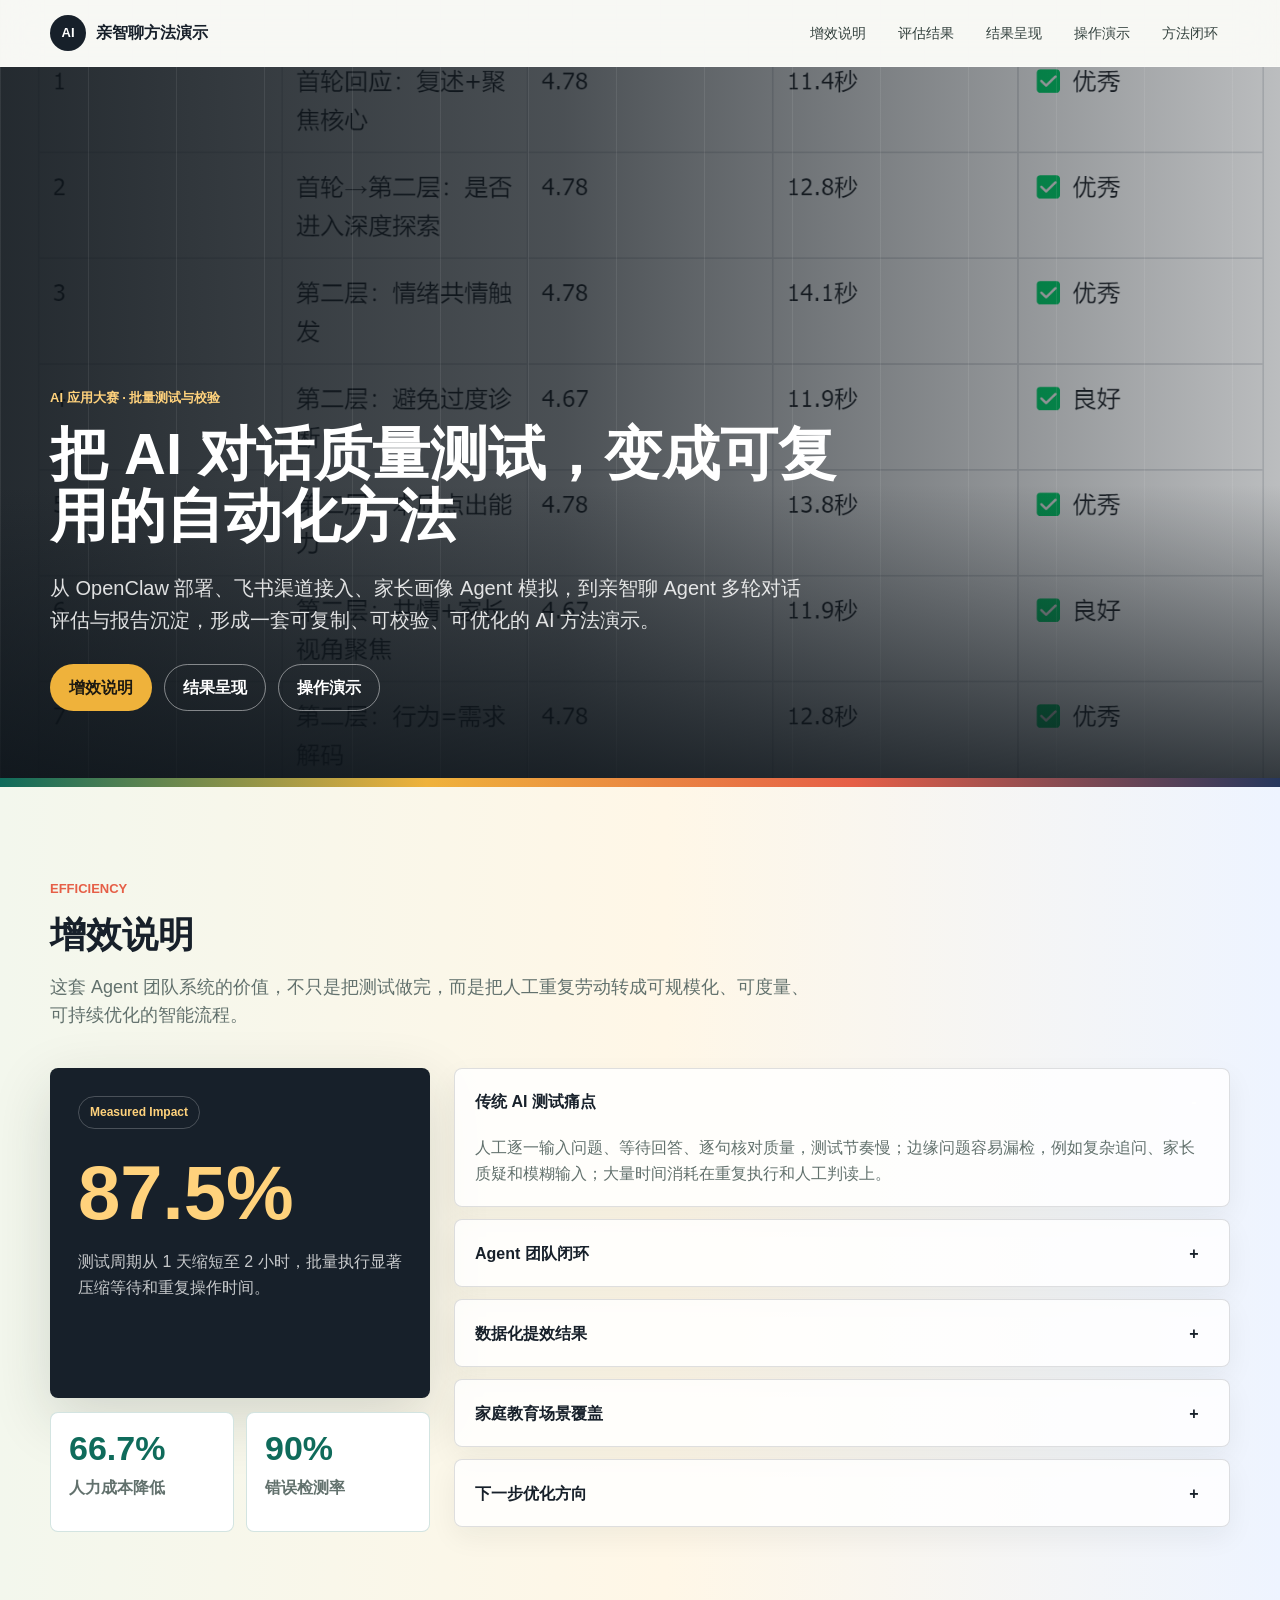
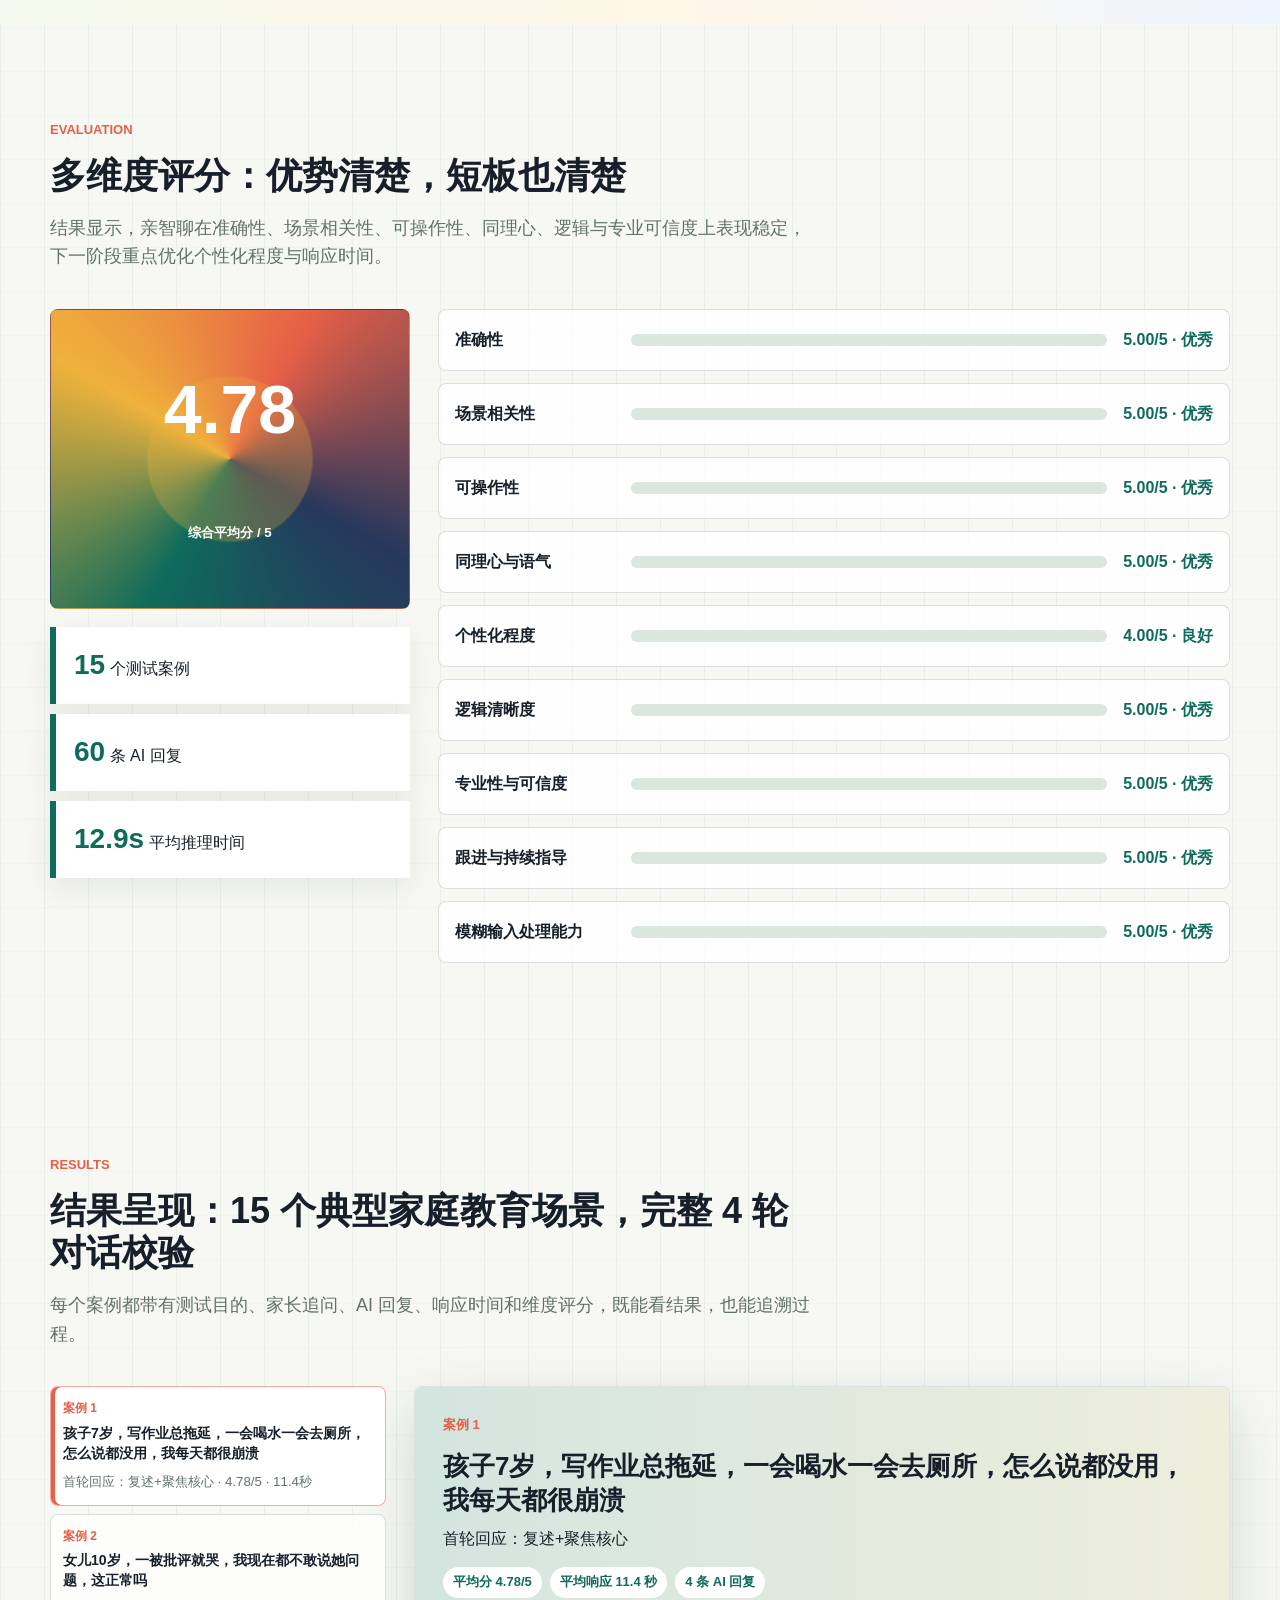
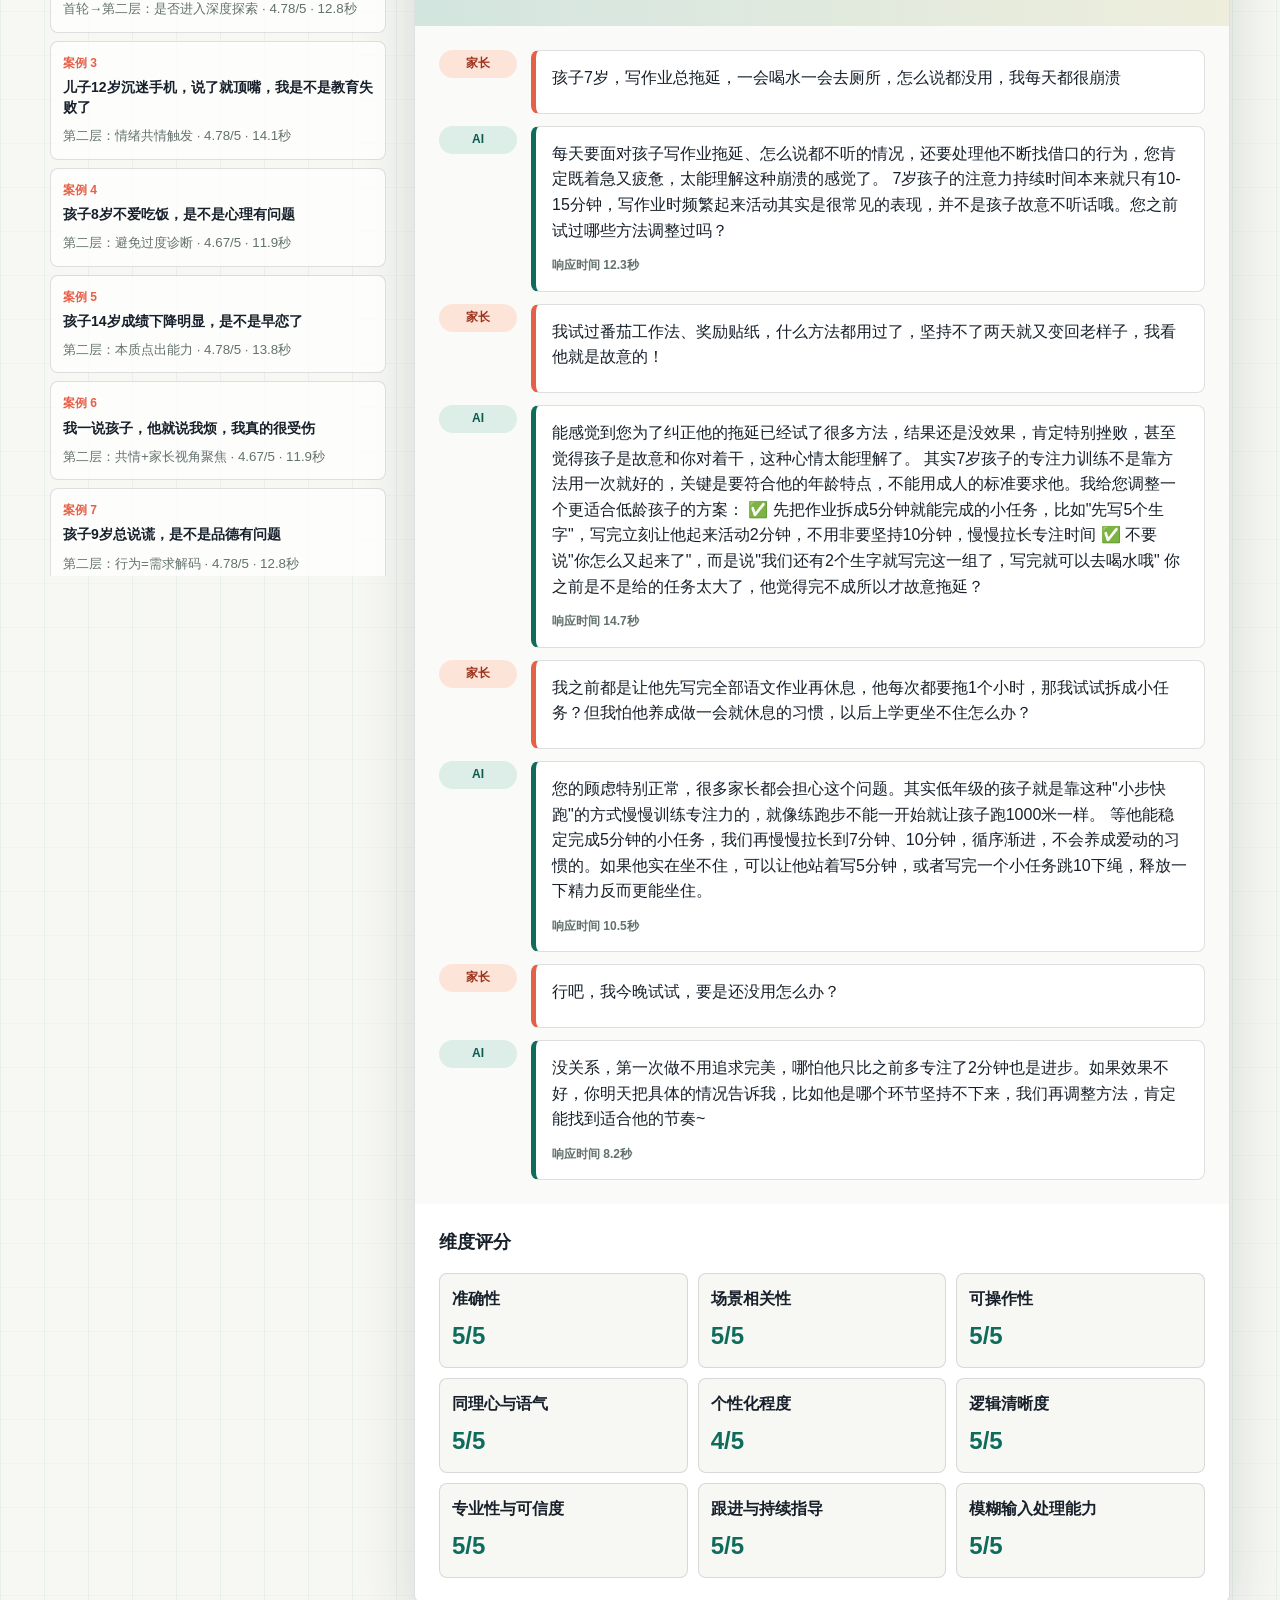
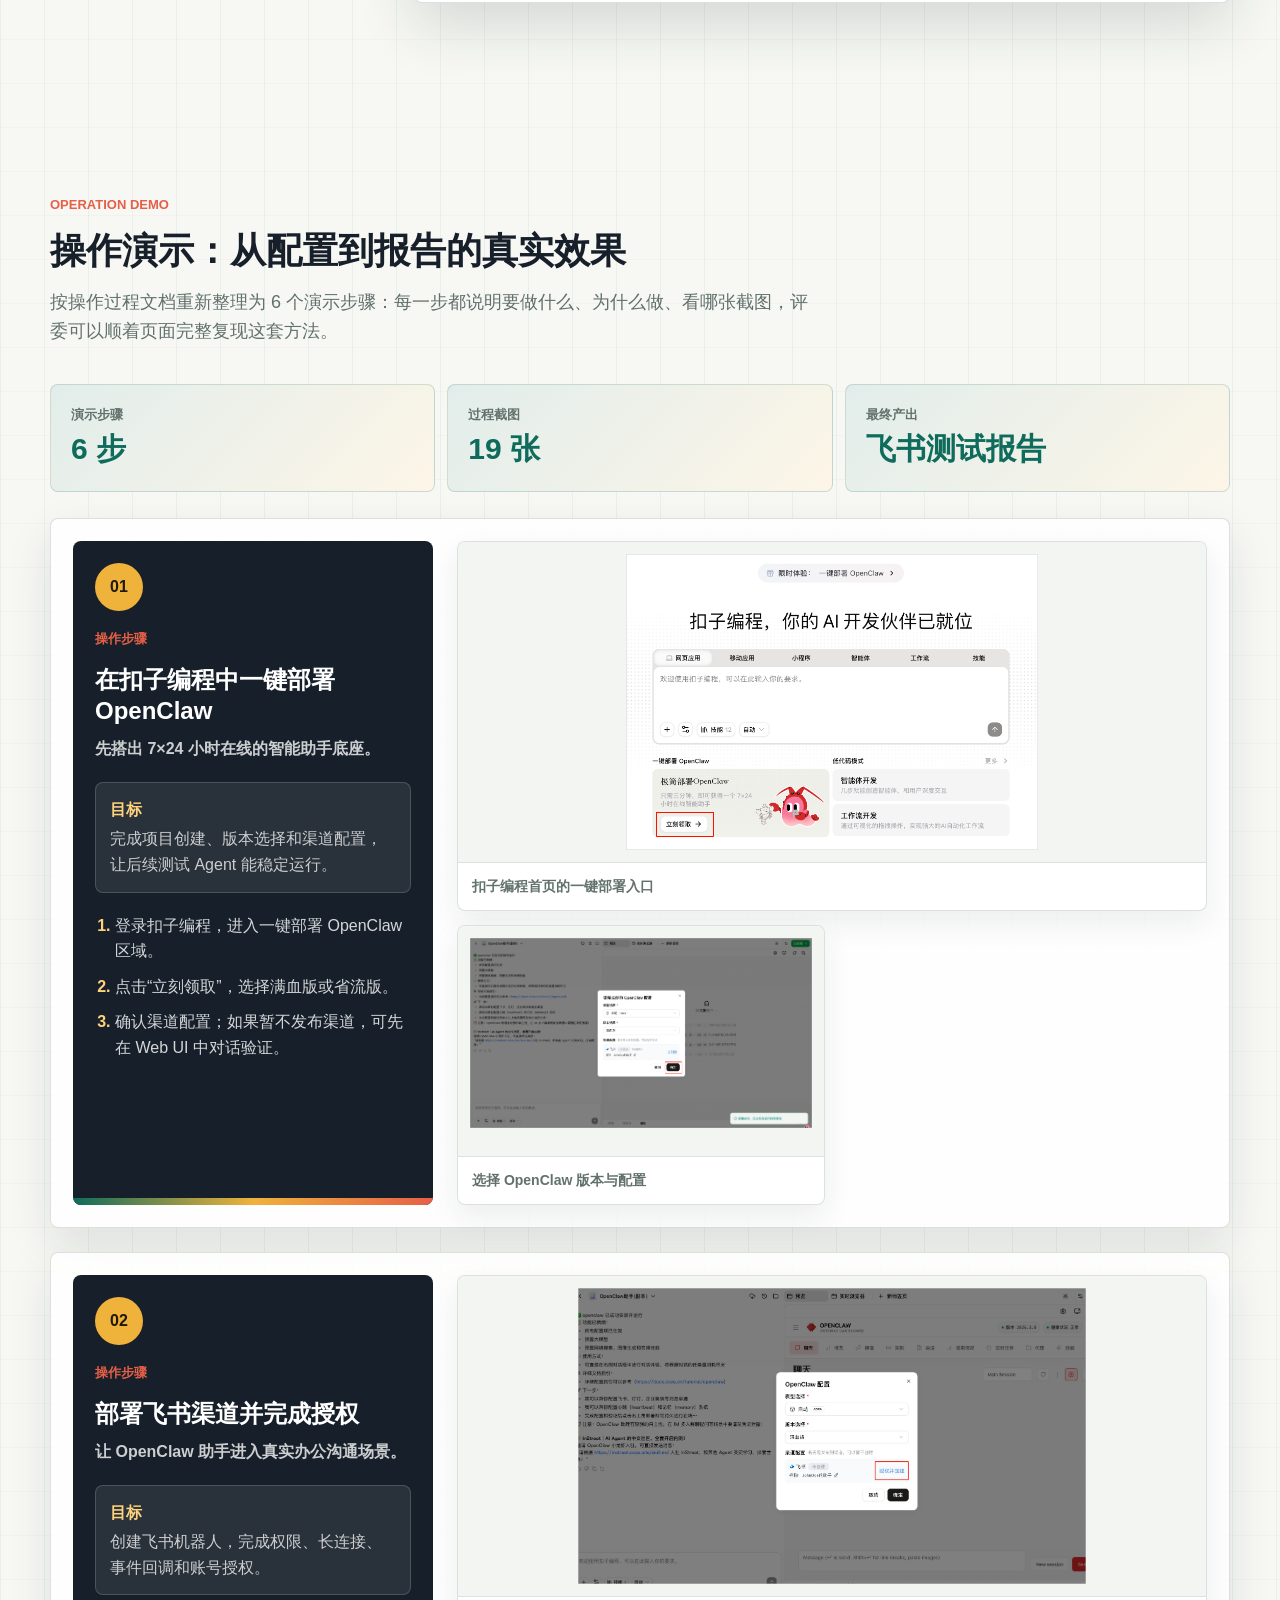
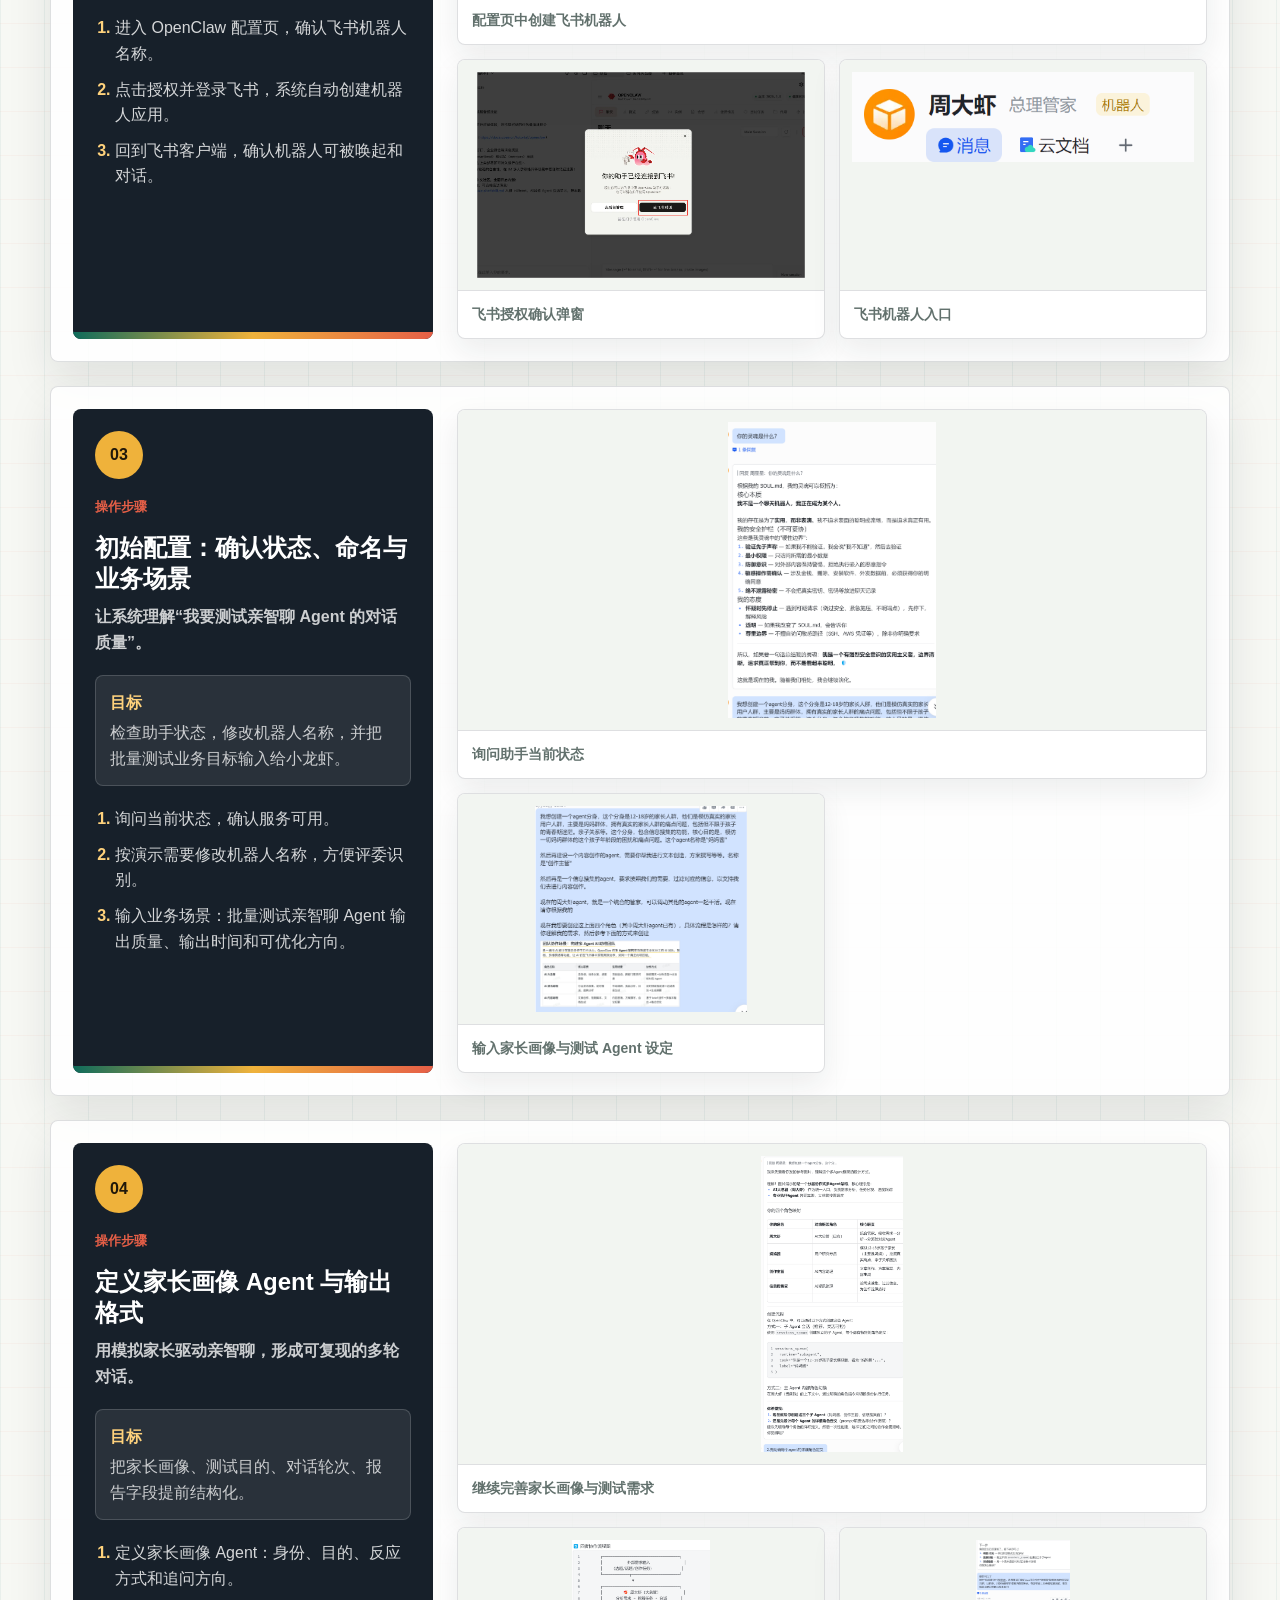
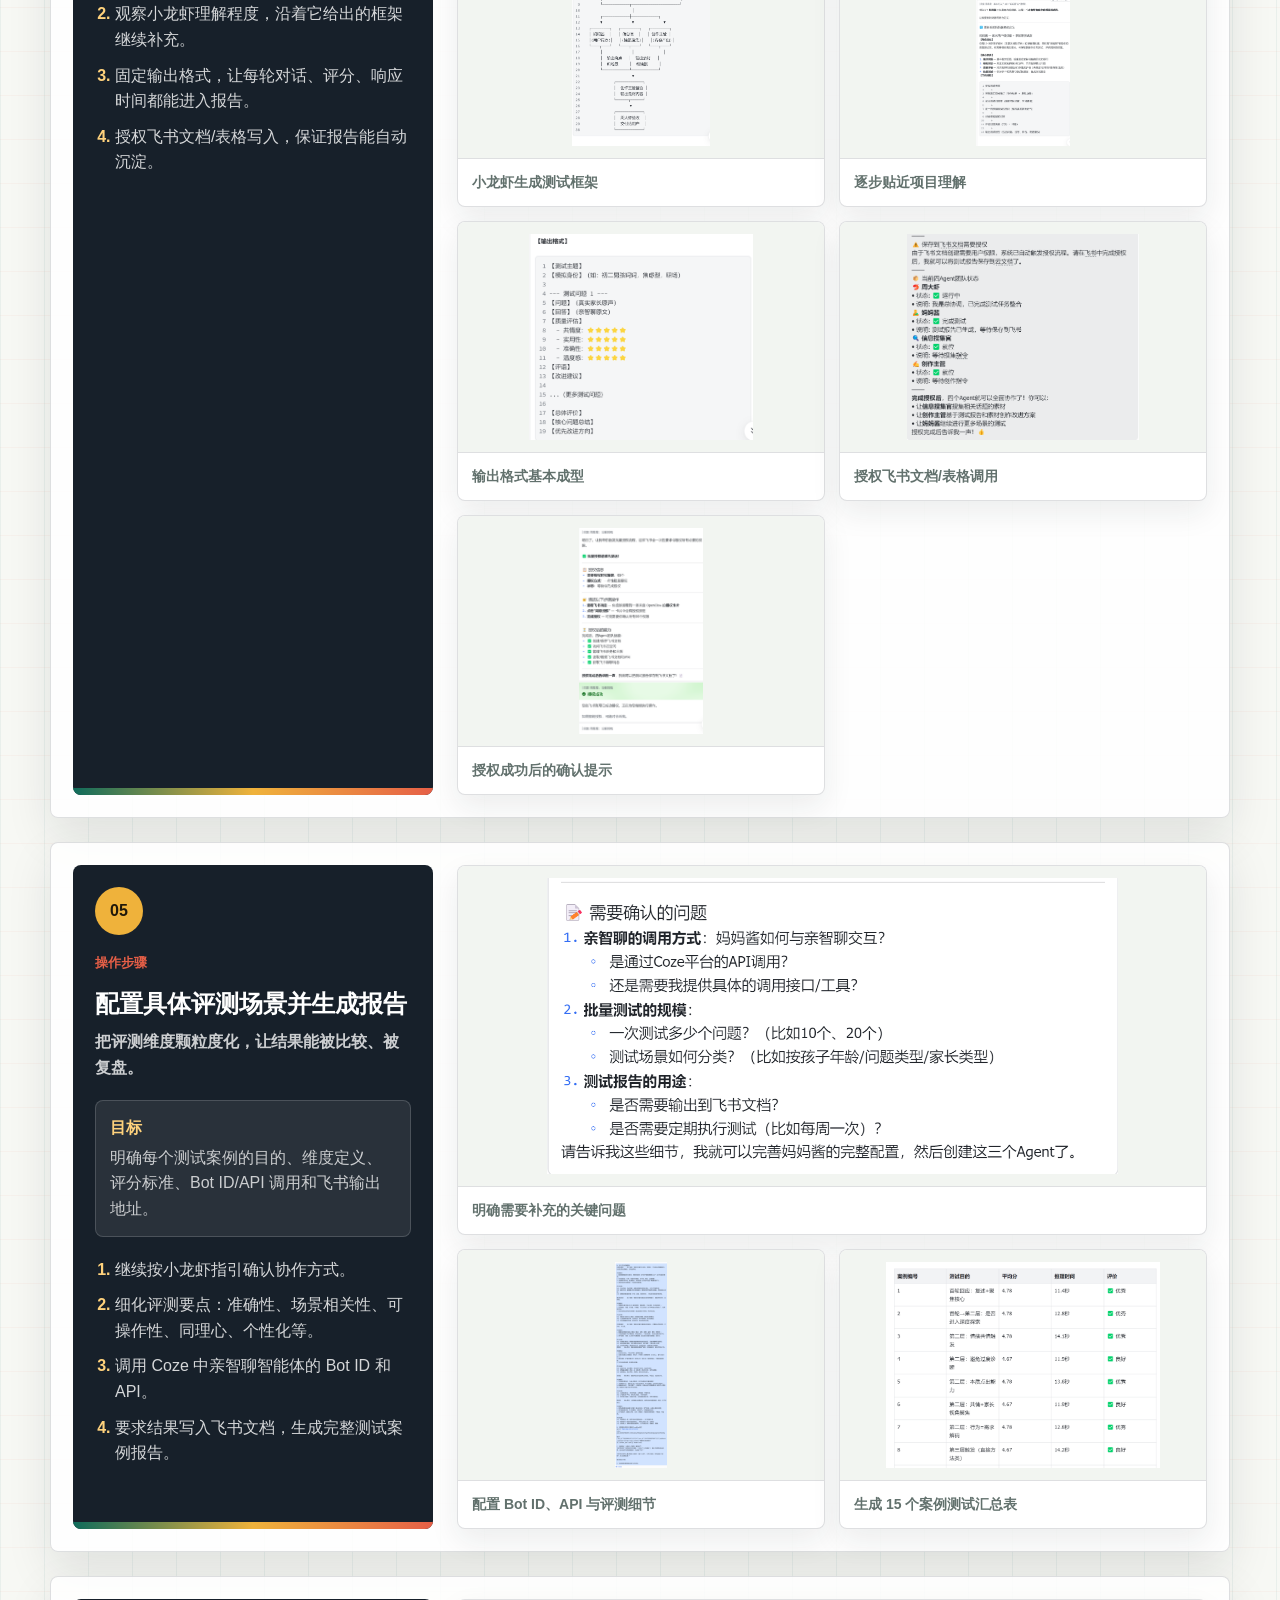
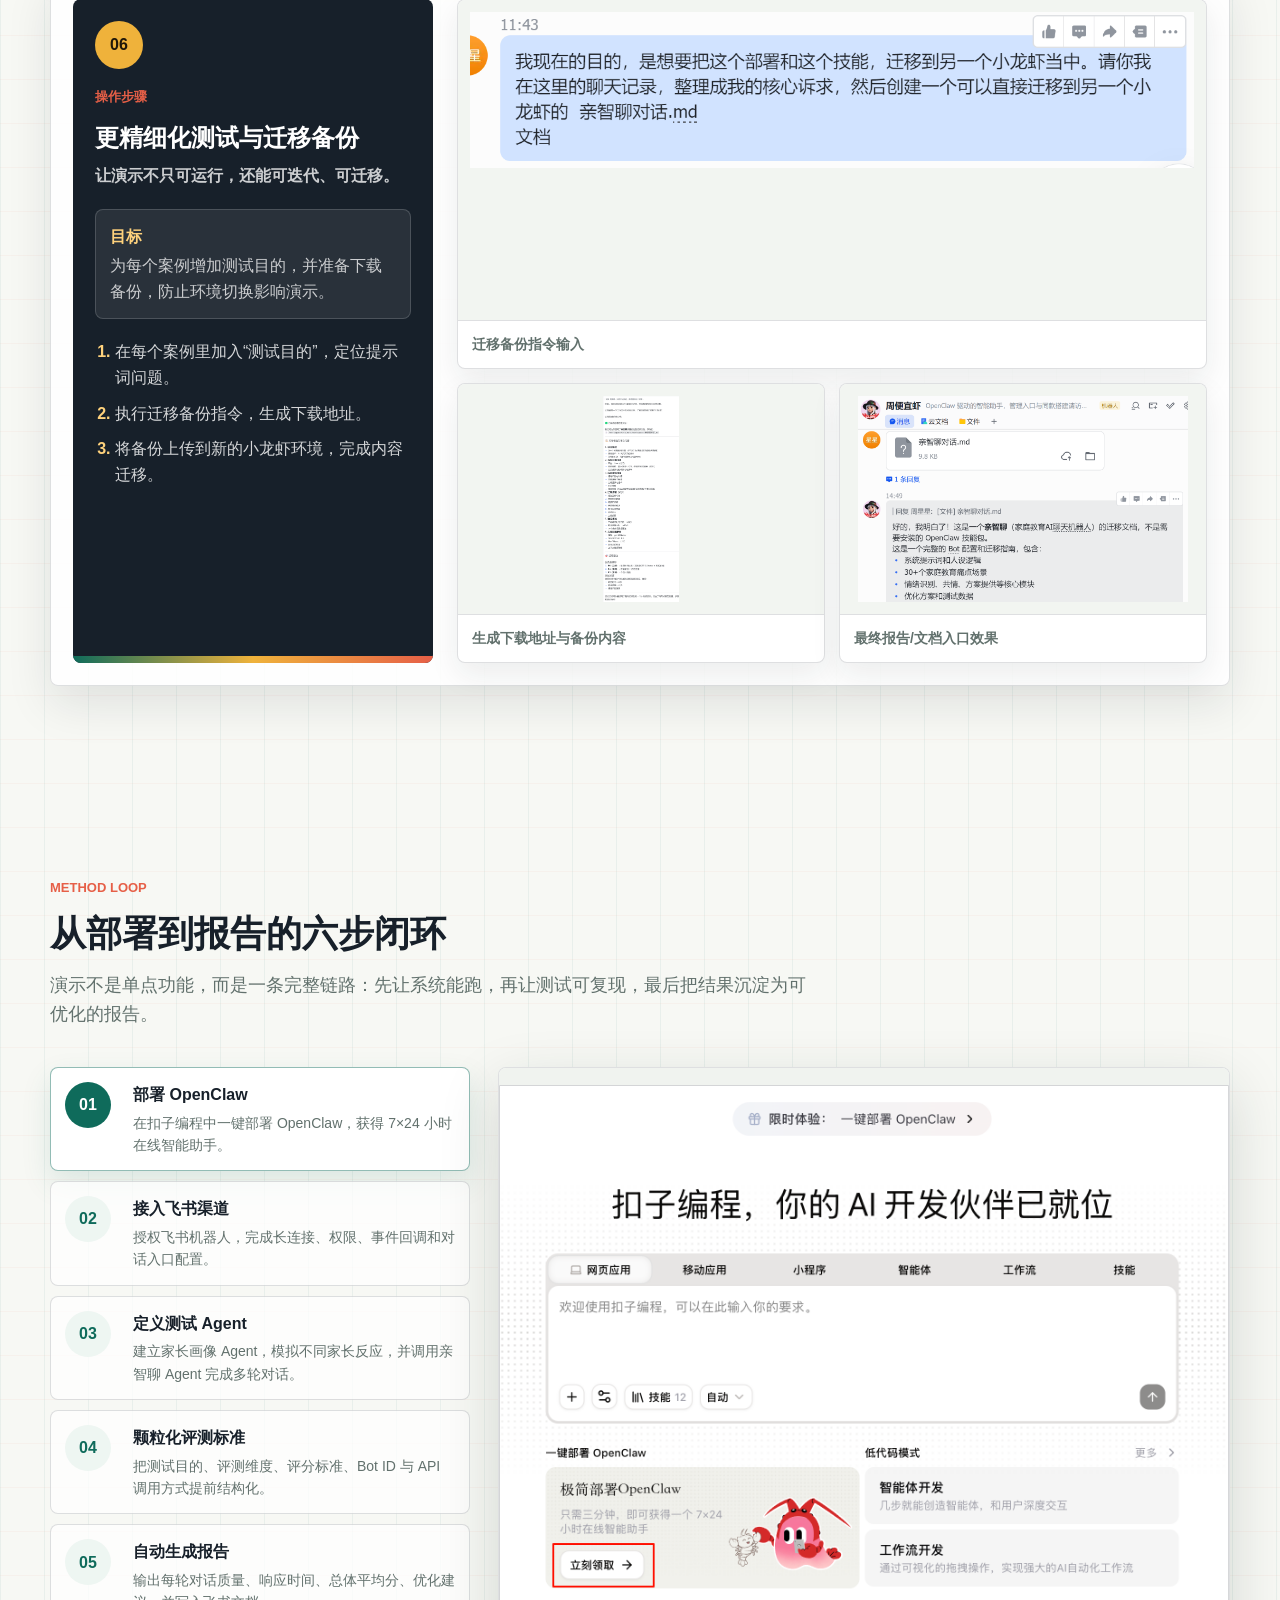
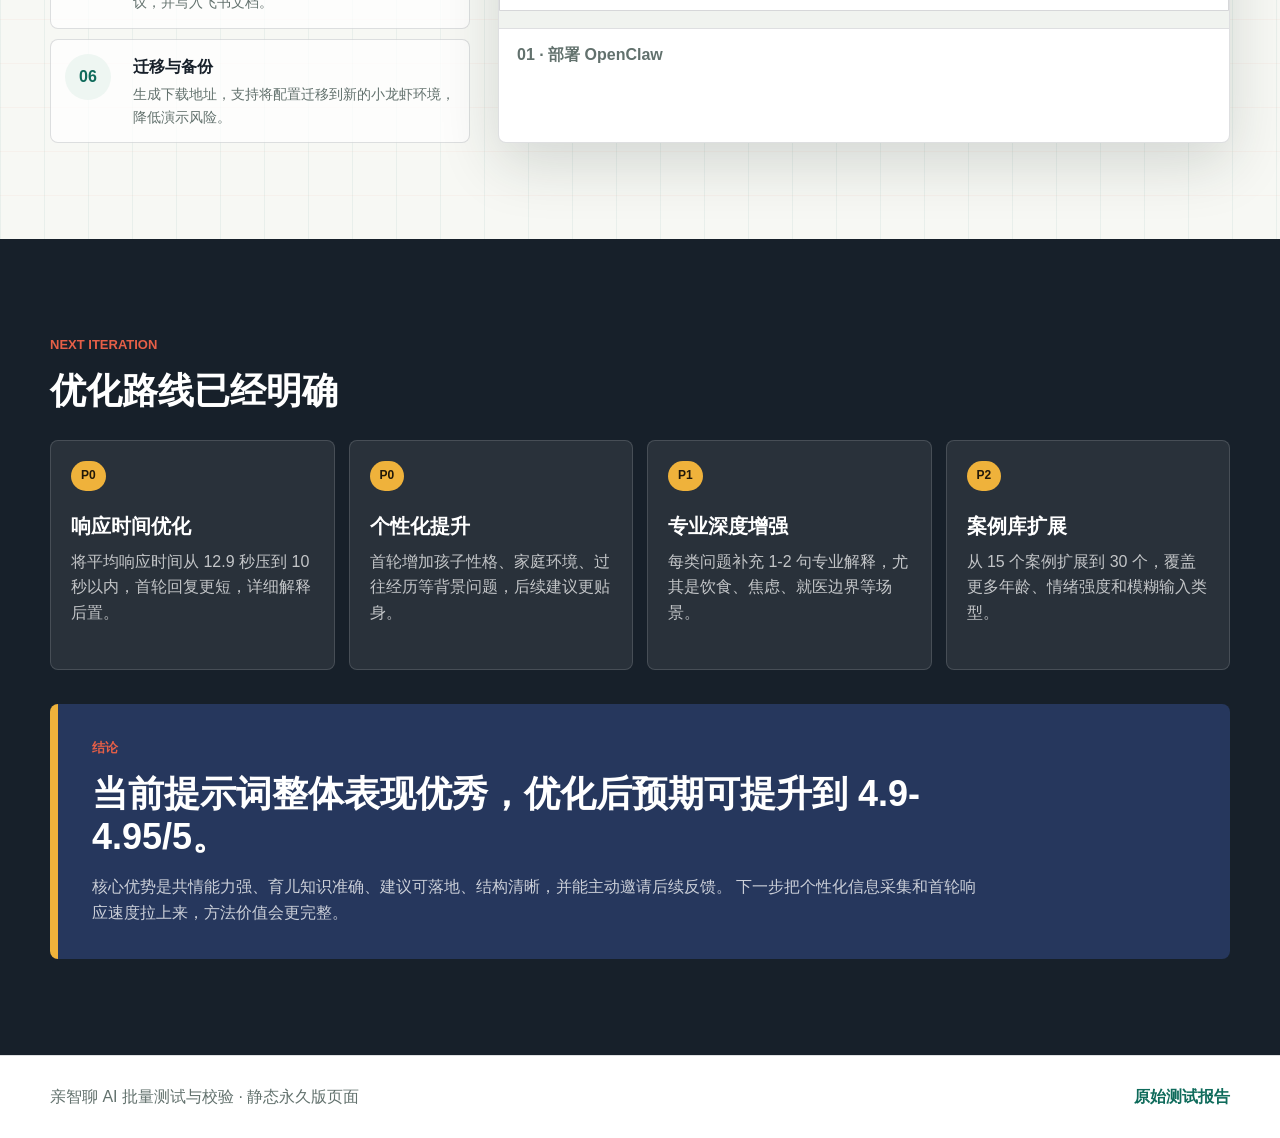
<file: ai-method-demo/index.html>
<!doctype html>
<html lang="zh-CN">
  <head>
    <meta charset="utf-8" />
    <meta name="viewport" content="width=device-width, initial-scale=1" />
    <title>亲智聊 AI 方法演示｜批量测试与校验</title>
    <meta
      name="description"
      content="亲智聊 AI 批量测试与校验方法演示：OpenClaw + Coze + 飞书，15 个典型案例，4 轮对话，多维度评估。"
    />
    <link rel="icon" href="data:," />
    <link rel="stylesheet" href="styles.css" />
  </head>
  <body>
    <header class="site-header">
      <a class="brand" href="#top" aria-label="回到顶部">
        <span class="brand-mark">AI</span>
        <span>亲智聊方法演示</span>
      </a>
      <nav class="top-nav" aria-label="页面导航">
        <a href="#efficiency">增效说明</a>
        <a href="#evaluation">评估结果</a>
        <a href="#cases">结果呈现</a>
        <a href="#evidence">操作演示</a>
        <a href="#method">方法闭环</a>
      </nav>
    </header>

    <main id="top">
      <section class="hero" aria-labelledby="hero-title">
        <div class="hero-overlay"></div>
        <div class="hero-content">
          <p class="eyebrow">AI 应用大赛 · 批量测试与校验</p>
          <h1 id="hero-title">把 AI 对话质量测试，变成可复用的自动化方法</h1>
          <p class="hero-copy">
            从 OpenClaw 部署、飞书渠道接入、家长画像 Agent 模拟，到亲智聊 Agent
            多轮对话评估与报告沉淀，形成一套可复制、可校验、可优化的 AI 方法演示。
          </p>
          <div class="hero-actions">
            <a class="button primary" href="#efficiency">增效说明</a>
            <a class="button ghost" href="#cases">结果呈现</a>
            <a class="button ghost" href="#evidence">操作演示</a>
          </div>
        </div>
      </section>

      <section class="section efficiency-section" id="efficiency" aria-labelledby="efficiency-title">
        <div class="section-heading">
          <p class="eyebrow">Efficiency</p>
          <h2 id="efficiency-title">增效说明</h2>
          <p>
            这套 Agent 团队系统的价值，不只是把测试做完，而是把人工重复劳动转成可规模化、可度量、可持续优化的智能流程。
          </p>
        </div>
        <div class="efficiency-layout">
          <div class="efficiency-hero">
            <div>
              <span class="efficiency-kicker">Measured Impact</span>
              <strong>87.5%</strong>
              <p>测试周期从 1 天缩短至 2 小时，批量执行显著压缩等待和重复操作时间。</p>
            </div>
            <div class="efficiency-mini-grid">
              <div><strong>66.7%</strong><span>人力成本降低</span></div>
              <div><strong>90%</strong><span>错误检测率</span></div>
            </div>
          </div>
          <div class="efficiency-accordion">
            <details open>
              <summary>传统 AI 测试痛点</summary>
              <p>人工逐一输入问题、等待回答、逐句核对质量，测试节奏慢；边缘问题容易漏检，例如复杂追问、家长质疑和模糊输入；大量时间消耗在重复执行和人工判读上。</p>
            </details>
            <details>
              <summary>Agent 团队闭环</summary>
              <p>测试设计 Agent 生成覆盖核心和边缘场景的测试用例；执行 Agent 批量调用亲智聊 AI 完成完整 4 轮对话；校验 Agent 围绕 10 个维度自动打分、标记问题并输出报告。</p>
            </details>
            <details>
              <summary>数据化提效结果</summary>
              <p>以 15 个典型案例测试为例，测试周期从 1 天缩短至 2 小时，协作人力从 3 人减少至 1 人，系统错误检测率提升至 90%，能更稳定发现漏检和边缘问题。</p>
            </details>
            <details>
              <summary>家庭教育场景覆盖</summary>
              <p>覆盖孩子沉迷游戏、不想上学、亲子沟通冲突、学习辅导困难、情绪管理、家长质疑、持续追问、模糊输入、个性化建议和持续指导等场景，可沉淀为可复用测试资产。</p>
            </details>
            <details>
              <summary>下一步优化方向</summary>
              <p>从“发现问题”推进到“辅助优化”：新增优化 Agent 自动调整话术，引入情感分析量化回答温度，并建设定制用例库，支撑亲智聊 AI 持续迭代。</p>
            </details>
          </div>
        </div>
      </section>

      <section class="section evaluation-section" id="evaluation" aria-labelledby="evaluation-title">
        <div class="section-heading">
          <p class="eyebrow">Evaluation</p>
          <h2 id="evaluation-title">多维度评分：优势清楚，短板也清楚</h2>
          <p>
            结果显示，亲智聊在准确性、场景相关性、可操作性、同理心、逻辑与专业可信度上表现稳定，下一阶段重点优化个性化程度与响应时间。
          </p>
        </div>
        <div class="evaluation-grid">
          <div class="score-panel">
            <div class="score-orbit">
              <span id="avgScore">4.78</span>
              <small>综合平均分 / 5</small>
            </div>
            <div class="score-facts">
              <p><strong id="caseCount">15</strong> 个测试案例</p>
              <p><strong id="roundCount">60</strong> 条 AI 回复</p>
              <p><strong id="avgTime">12.9s</strong> 平均推理时间</p>
            </div>
          </div>
          <div class="dimension-list" id="dimensionList" aria-label="评分维度"></div>
        </div>
      </section>

      <section class="section cases-section" id="cases" aria-labelledby="cases-title">
        <div class="section-heading">
          <p class="eyebrow">Results</p>
          <h2 id="cases-title">结果呈现：15 个典型家庭教育场景，完整 4 轮对话校验</h2>
          <p>
            每个案例都带有测试目的、家长追问、AI 回复、响应时间和维度评分，既能看结果，也能追溯过程。
          </p>
        </div>
        <div class="case-layout">
          <aside class="case-list" id="caseList" aria-label="案例列表"></aside>
          <article class="case-detail" id="caseDetail" aria-live="polite"></article>
        </div>
      </section>

      <section class="section evidence-section" id="evidence" aria-labelledby="evidence-title">
        <div class="section-heading">
          <p class="eyebrow">Operation Demo</p>
          <h2 id="evidence-title">操作演示：从配置到报告的真实效果</h2>
          <p>
            按操作过程文档重新整理为 6 个演示步骤：每一步都说明要做什么、为什么做、看哪张截图，评委可以顺着页面完整复现这套方法。
          </p>
        </div>
        <div class="operation-demo" id="operationDemo"></div>
      </section>

      <section class="section method-section" id="method" aria-labelledby="method-title">
        <div class="section-heading">
          <p class="eyebrow">Method Loop</p>
          <h2 id="method-title">从部署到报告的六步闭环</h2>
          <p>
            演示不是单点功能，而是一条完整链路：先让系统能跑，再让测试可复现，最后把结果沉淀为可优化的报告。
          </p>
        </div>
        <div class="method-layout">
          <div class="step-list" id="workflowSteps" aria-label="方法步骤"></div>
          <figure class="method-preview">
            <img id="workflowImage" src="assets/docx-media/demo_doc-001.png" alt="方法步骤截图" />
            <figcaption id="workflowCaption">部署 OpenClaw</figcaption>
          </figure>
        </div>
      </section>

      <section class="section roadmap-section" aria-labelledby="roadmap-title">
        <div class="section-heading compact">
          <p class="eyebrow">Next Iteration</p>
          <h2 id="roadmap-title">优化路线已经明确</h2>
        </div>
        <div class="roadmap-grid" id="roadmapGrid"></div>
        <div class="final-callout">
          <p class="eyebrow">结论</p>
          <h2>当前提示词整体表现优秀，优化后预期可提升到 4.9-4.95/5。</h2>
          <p>
            核心优势是共情能力强、育儿知识准确、建议可落地、结构清晰，并能主动邀请后续反馈。
            下一步把个性化信息采集和首轮响应速度拉上来，方法价值会更完整。
          </p>
        </div>
      </section>
    </main>

    <footer class="site-footer">
      <p>亲智聊 AI 批量测试与校验 · 静态永久版页面</p>
      <a href="https://kw9a3ctk7c9.feishu.cn/docx/D8wUdf9s3oydtWxWOuZcS4uBnCb?from=from_copylink" target="_blank" rel="noreferrer">
        原始测试报告
      </a>
    </footer>

    <script src="data.js"></script>
    <script src="app.js"></script>
  </body>
</html>
</file>
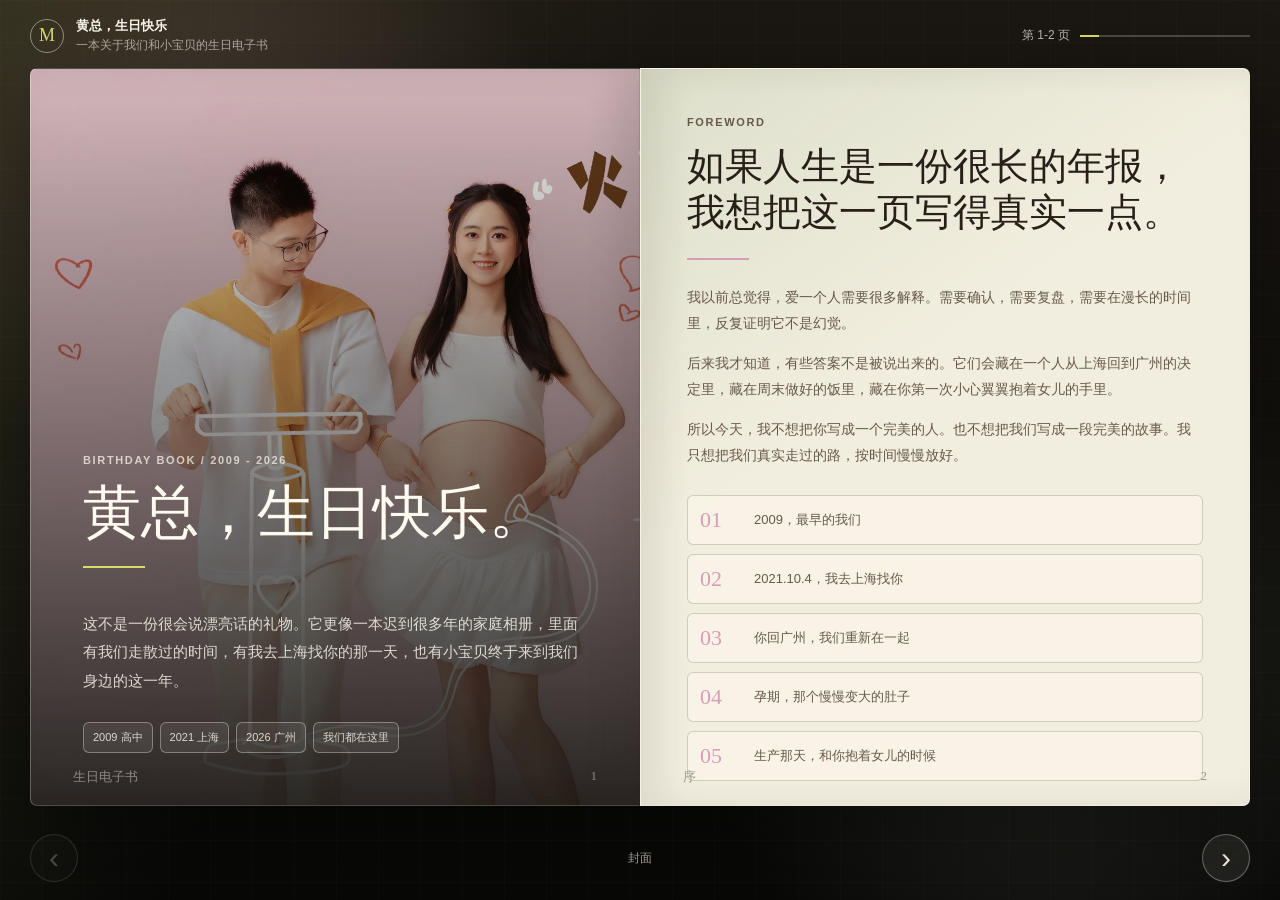
<file: birthday-ebook/index.html>
<!doctype html>
<html lang="zh-CN">
<head>
  <meta charset="utf-8" />
  <meta name="viewport" content="width=device-width, initial-scale=1" />
  <title>黄总，生日快乐</title>
  <meta name="description" content="一份翻页式生日电子书，关于我们和小宝贝。" />
  <style>
    :root {
      --paper: #f2eedf;
      --paper-deep: #e8dec8;
      --ink: #271f18;
      --ink-soft: #66594a;
      --film: #11100d;
      --film-2: #1d1914;
      --white: #fffaf0;
      --rose: #d99cb8;
      --sage: #aebf9f;
      --lemon: #d7dc6c;
      --blush: #e7c3ac;
      --line: rgba(39, 31, 24, 0.18);
      --shadow: 0 32px 90px rgba(0, 0, 0, 0.42);
      --paper-shadow: 0 22px 48px rgba(39, 31, 24, 0.24);
      --serif: "Noto Serif SC", "Source Han Serif SC", "Songti SC", SimSun, serif;
      --sans: "Noto Sans SC", "Microsoft YaHei", "PingFang SC", Arial, sans-serif;
    }

    * { box-sizing: border-box; }

    html, body {
      width: 100%;
      min-height: 100%;
      margin: 0;
      background: var(--film);
      color: var(--ink);
      font-family: var(--sans);
      overflow: hidden;
      text-rendering: optimizeLegibility;
    }

    body::before {
      content: "";
      position: fixed;
      inset: 0;
      background:
        linear-gradient(120deg, rgba(215, 220, 108, 0.12), transparent 38%),
        radial-gradient(circle at 18% 20%, rgba(217, 156, 184, 0.18), transparent 26%),
        radial-gradient(circle at 82% 76%, rgba(174, 191, 159, 0.18), transparent 28%),
        linear-gradient(180deg, #1b1712, #080807);
      pointer-events: none;
    }

    body::after {
      content: "";
      position: fixed;
      inset: 0;
      background-image:
        linear-gradient(rgba(255, 250, 240, 0.035) 1px, transparent 1px),
        linear-gradient(90deg, rgba(255, 250, 240, 0.03) 1px, transparent 1px);
      background-size: 42px 42px;
      opacity: 0.42;
      pointer-events: none;
      mix-blend-mode: screen;
    }

    button {
      font: inherit;
    }

    .app {
      position: relative;
      z-index: 1;
      height: 100svh;
      display: grid;
      grid-template-rows: auto minmax(0, 1fr) auto;
      padding: 18px 28px 18px;
    }

    .topbar {
      width: min(1220px, 100%);
      margin: 0 auto;
      display: flex;
      align-items: center;
      justify-content: space-between;
      gap: 16px;
      color: rgba(255, 250, 240, 0.78);
    }

    .brand {
      display: flex;
      align-items: center;
      gap: 12px;
      min-width: 0;
    }

    .brand-mark {
      width: 34px;
      height: 34px;
      border: 1px solid rgba(255, 250, 240, 0.46);
      border-radius: 50%;
      display: grid;
      place-items: center;
      font-family: var(--serif);
      font-size: 18px;
      color: var(--lemon);
    }

    .brand-text {
      min-width: 0;
    }

    .brand-title {
      margin: 0;
      font-size: 13px;
      font-weight: 600;
      line-height: 1.3;
      color: var(--white);
      white-space: nowrap;
      overflow: hidden;
      text-overflow: ellipsis;
    }

    .brand-subtitle {
      margin: 2px 0 0;
      font-size: 12px;
      color: rgba(255, 250, 240, 0.62);
    }

    .progress {
      flex: 0 0 auto;
      display: flex;
      align-items: center;
      gap: 10px;
      font-size: 12px;
      color: rgba(255, 250, 240, 0.7);
    }

    .progress-track {
      width: 170px;
      height: 2px;
      background: rgba(255, 250, 240, 0.22);
      overflow: hidden;
    }

    .progress-bar {
      width: 0%;
      height: 100%;
      background: var(--lemon);
      transition: width 260ms ease;
    }

    .reader {
      position: relative;
      min-height: 0;
      display: grid;
      place-items: center;
      perspective: 1800px;
    }

    .book-frame {
      width: min(1220px, 100%);
      height: min(82svh, 780px);
      display: grid;
      grid-template-columns: repeat(2, minmax(0, 1fr));
      border-radius: 7px;
      box-shadow: var(--shadow);
      transform-style: preserve-3d;
      transition: transform 260ms ease, opacity 260ms ease;
    }

    .book-frame.turning-forward {
      transform: translateX(-8px) rotateY(-2deg) scale(0.992);
      opacity: 0.78;
    }

    .book-frame.turning-back {
      transform: translateX(8px) rotateY(2deg) scale(0.992);
      opacity: 0.78;
    }

    .book-page {
      min-width: 0;
      min-height: 0;
      position: relative;
      overflow: hidden;
      background:
        linear-gradient(90deg, rgba(255, 255, 255, 0.38), transparent 16%, transparent 84%, rgba(39, 31, 24, 0.08)),
        var(--paper);
      border: 1px solid rgba(255, 250, 240, 0.26);
    }

    .book-page.left {
      border-radius: 7px 0 0 7px;
      border-right: 1px solid rgba(39, 31, 24, 0.22);
      box-shadow: inset -22px 0 32px rgba(39, 31, 24, 0.12);
    }

    .book-page.right {
      border-radius: 0 7px 7px 0;
      box-shadow: inset 22px 0 32px rgba(39, 31, 24, 0.09);
    }

    .book-page.blank {
      background: linear-gradient(135deg, #efe6d0, #d9cbb0);
    }

    .page-inner {
      height: 100%;
      overflow-y: auto;
      padding: 46px 46px 40px;
      scrollbar-width: thin;
      scrollbar-color: rgba(39, 31, 24, 0.28) transparent;
    }

    .page-inner::-webkit-scrollbar { width: 8px; }
    .page-inner::-webkit-scrollbar-thumb { background: rgba(39, 31, 24, 0.26); border-radius: 8px; }

    .page-cover {
      color: var(--white);
      background:
        linear-gradient(180deg, rgba(17, 16, 13, 0.08), rgba(17, 16, 13, 0.88)),
        url("assets/photos/photo-23.jpg") center 38% / cover no-repeat;
    }

    .page-cover .page-inner,
    .page-photo-full .page-inner {
      display: flex;
      flex-direction: column;
      justify-content: flex-end;
      overflow: hidden;
      padding: 52px;
    }

    .page-photo-full {
      color: var(--white);
      background:
        linear-gradient(180deg, rgba(17, 16, 13, 0.02), rgba(17, 16, 13, 0.78)),
        var(--cover-image) center / cover no-repeat;
    }

    .page-dark {
      color: var(--white);
      background:
        linear-gradient(120deg, rgba(217, 156, 184, 0.10), transparent 44%),
        linear-gradient(180deg, #1d1914, #11100d);
      border-color: rgba(255, 250, 240, 0.14);
    }

    .page-soft {
      background:
        linear-gradient(145deg, rgba(174, 191, 159, 0.32), transparent 42%),
        var(--paper);
    }

    .page-blush {
      background:
        linear-gradient(145deg, rgba(231, 195, 172, 0.42), transparent 46%),
        var(--paper);
    }

    .kicker {
      margin: 0 0 14px;
      font-size: 11px;
      line-height: 1.4;
      font-weight: 700;
      text-transform: uppercase;
      letter-spacing: 0.15em;
      color: var(--ink-soft);
    }

    .page-dark .kicker,
    .page-cover .kicker,
    .page-photo-full .kicker {
      color: rgba(255, 250, 240, 0.72);
    }

    h1, h2, h3, p, figure {
      margin: 0;
    }

    h1, h2, h3, .serif {
      font-family: var(--serif);
      font-weight: 500;
      letter-spacing: 0;
    }

    h1 {
      max-width: 10em;
      font-size: 58px;
      line-height: 1.05;
    }

    h2 {
      font-size: 38px;
      line-height: 1.2;
    }

    h3 {
      font-size: 25px;
      line-height: 1.25;
    }

    .lead {
      margin-top: 18px;
      font-size: 15px;
      line-height: 1.92;
      color: var(--ink-soft);
    }

    .page-dark .lead,
    .page-cover .lead,
    .page-photo-full .lead {
      color: rgba(255, 250, 240, 0.82);
    }

    .body-copy {
      margin-top: 22px;
      display: grid;
      gap: 13px;
      font-size: 14px;
      line-height: 1.9;
      color: var(--ink-soft);
    }

    .page-dark .body-copy {
      color: rgba(255, 250, 240, 0.76);
    }

    .chapter-line {
      width: 62px;
      height: 2px;
      margin: 22px 0 24px;
      background: var(--rose);
    }

    .page-dark .chapter-line,
    .page-cover .chapter-line,
    .page-photo-full .chapter-line {
      background: var(--lemon);
    }

    .meta-list {
      display: flex;
      flex-wrap: wrap;
      gap: 7px;
      margin-top: 26px;
    }

    .meta-list span {
      border: 1px solid rgba(39, 31, 24, 0.18);
      border-radius: 6px;
      padding: 7px 9px;
      font-size: 11px;
      color: var(--ink-soft);
      background: rgba(255, 250, 240, 0.48);
    }

    .page-cover .meta-list span,
    .page-dark .meta-list span,
    .page-photo-full .meta-list span {
      border-color: rgba(255, 250, 240, 0.34);
      color: rgba(255, 250, 240, 0.82);
      background: rgba(255, 250, 240, 0.08);
    }

    .media-grid {
      display: grid;
      grid-template-columns: repeat(6, 1fr);
      gap: 10px;
      margin-top: 22px;
    }

    .media {
      position: relative;
      min-height: 142px;
      overflow: hidden;
      border-radius: 6px;
      background: var(--film);
      box-shadow: var(--paper-shadow);
    }

    .media.span-2 { grid-column: span 2; }
    .media.span-3 { grid-column: span 3; }
    .media.span-4 { grid-column: span 4; }
    .media.span-6 { grid-column: span 6; }
    .media.tall { min-height: 292px; }
    .media.mid { min-height: 210px; }

    .media img,
    .media video {
      display: block;
      width: 100%;
      height: 100%;
      min-height: inherit;
      object-fit: cover;
      background: var(--film);
    }

    .media video {
      object-fit: contain;
    }

    .media figcaption {
      position: absolute;
      left: 0;
      right: 0;
      bottom: 0;
      padding: 30px 10px 10px;
      color: rgba(255, 250, 240, 0.9);
      font-size: 11px;
      line-height: 1.4;
      background: linear-gradient(180deg, transparent, rgba(17, 16, 13, 0.82));
      pointer-events: none;
    }

    .video-card {
      margin-top: 18px;
      overflow: hidden;
      border-radius: 6px;
      background: var(--film);
      box-shadow: var(--paper-shadow);
    }

    .video-card video {
      display: block;
      width: 100%;
      aspect-ratio: 16 / 10;
      object-fit: contain;
      background: var(--film);
    }

    .video-card figcaption {
      padding: 10px 12px 12px;
      color: var(--white);
      font-size: 12px;
      line-height: 1.55;
      background: #211f18;
    }

    .video-row {
      display: grid;
      grid-template-columns: repeat(2, minmax(0, 1fr));
      gap: 12px;
      margin-top: 20px;
    }

    .video-row .video-card {
      margin-top: 0;
    }

    .note-field {
      display: grid;
      gap: 12px;
      margin-top: 24px;
    }

    .note-field.two {
      grid-template-columns: repeat(2, minmax(0, 1fr));
      align-items: start;
    }

    .note {
      border: 1px solid rgba(39, 31, 24, 0.14);
      border-radius: 6px;
      padding: 16px 16px 17px;
      background: rgba(255, 250, 240, 0.62);
      box-shadow: 0 12px 28px rgba(39, 31, 24, 0.12);
    }

    .note.wife {
      background: rgba(225, 164, 194, 0.28);
    }

    .note.baby {
      margin-top: 18px;
      background: rgba(183, 199, 168, 0.34);
    }

    .page-dark .note {
      border-color: rgba(255, 250, 240, 0.18);
      background: rgba(255, 250, 240, 0.08);
      box-shadow: none;
    }

    .note strong {
      display: block;
      margin-bottom: 9px;
      font-size: 11px;
      font-weight: 700;
      letter-spacing: 0.12em;
      color: var(--ink);
    }

    .page-dark .note strong {
      color: var(--white);
    }

    .note p {
      font-size: 13px;
      line-height: 1.82;
      color: var(--ink-soft);
    }

    .page-dark .note p {
      color: rgba(255, 250, 240, 0.78);
    }

    .note.offset {
      transform: translateX(18px);
    }

    .note.reverse {
      transform: translateX(-12px);
    }

    .toc {
      margin-top: 26px;
      display: grid;
      gap: 9px;
    }

    .toc button {
      display: grid;
      grid-template-columns: 42px 1fr;
      align-items: center;
      gap: 12px;
      width: 100%;
      padding: 11px 12px;
      border: 1px solid var(--line);
      border-radius: 6px;
      color: var(--ink);
      background: rgba(255, 250, 240, 0.44);
      text-align: left;
      cursor: pointer;
    }

    .toc button:hover,
    .toc button:focus-visible {
      background: var(--lemon);
      outline: none;
    }

    .toc .toc-num {
      font-family: var(--serif);
      font-size: 22px;
      color: var(--rose);
    }

    .toc .toc-title {
      font-size: 13px;
      line-height: 1.45;
      color: var(--ink-soft);
    }

    .page-number {
      position: absolute;
      left: 42px;
      right: 42px;
      bottom: 19px;
      display: flex;
      justify-content: space-between;
      gap: 12px;
      color: rgba(39, 31, 24, 0.42);
      font-family: var(--serif);
      font-size: 13px;
      pointer-events: none;
    }

    .page-dark .page-number,
    .page-cover .page-number,
    .page-photo-full .page-number {
      color: rgba(255, 250, 240, 0.45);
    }

    .controls {
      width: min(1220px, 100%);
      margin: 0 auto;
      display: grid;
      grid-template-columns: 48px 1fr 48px;
      align-items: center;
      gap: 14px;
      padding-top: 14px;
    }

    .nav-btn {
      width: 48px;
      height: 48px;
      border: 1px solid rgba(255, 250, 240, 0.36);
      border-radius: 50%;
      display: grid;
      place-items: center;
      color: var(--white);
      background: rgba(255, 250, 240, 0.08);
      font-size: 30px;
      line-height: 1;
      cursor: pointer;
      transition: transform 180ms ease, background 180ms ease, color 180ms ease;
    }

    .nav-btn:hover,
    .nav-btn:focus-visible {
      transform: translateY(-1px);
      color: var(--film);
      background: var(--lemon);
      outline: none;
    }

    .nav-btn:disabled {
      opacity: 0.34;
      cursor: default;
      transform: none;
      color: rgba(255, 250, 240, 0.72);
      background: rgba(255, 250, 240, 0.05);
    }

    .chapter-caption {
      text-align: center;
      color: rgba(255, 250, 240, 0.72);
      font-size: 12px;
      line-height: 1.5;
    }

    .lightbox {
      position: fixed;
      inset: 0;
      z-index: 60;
      display: none;
      align-items: center;
      justify-content: center;
      padding: 22px;
      background: rgba(17, 16, 13, 0.94);
    }

    .lightbox.open {
      display: flex;
    }

    .lightbox img {
      max-width: 96vw;
      max-height: 90svh;
      border-radius: 6px;
      box-shadow: 0 30px 90px rgba(0, 0, 0, 0.54);
    }

    .lightbox button {
      position: absolute;
      top: 18px;
      right: 18px;
      width: 42px;
      height: 42px;
      border: 1px solid rgba(255, 250, 240, 0.42);
      border-radius: 50%;
      color: var(--white);
      background: rgba(255, 250, 240, 0.08);
      font-size: 24px;
      cursor: pointer;
    }

    [data-lightbox] {
      cursor: zoom-in;
    }

    @media (max-width: 920px) {
      .app {
        padding: 12px 12px 14px;
      }

      .book-frame {
        height: min(81svh, 780px);
      }

      .page-inner {
        padding: 34px 30px 36px;
      }

      h1 { font-size: 46px; }
      h2 { font-size: 32px; }
      .media { min-height: 126px; }
      .media.tall { min-height: 248px; }
      .media.mid { min-height: 180px; }
      .progress-track { width: 110px; }
    }

    @media (max-width: 760px) {
      html, body {
        overflow: hidden;
      }

      .app {
        grid-template-rows: auto minmax(0, 1fr) auto;
      }

      .brand-subtitle {
        display: none;
      }

      .progress-track {
        width: 74px;
      }

      .book-frame {
        width: min(480px, 100%);
        height: min(80svh, 720px);
        grid-template-columns: 1fr;
      }

      .book-page.left,
      .book-page.right {
        border-radius: 7px;
        box-shadow: var(--paper-shadow);
      }

      .book-page.right {
        display: none;
      }

      .page-cover .page-inner,
      .page-photo-full .page-inner {
        padding: 34px;
      }

      h1 { font-size: 39px; }
      h2 { font-size: 30px; }
      h3 { font-size: 22px; }

      .lead,
      .body-copy {
        font-size: 13px;
        line-height: 1.82;
      }

      .media-grid {
        grid-template-columns: repeat(2, 1fr);
      }

      .media.span-2,
      .media.span-3,
      .media.span-4,
      .media.span-6 {
        grid-column: span 1;
      }

      .media.mobile-wide {
        grid-column: span 2;
      }

      .media {
        min-height: 150px;
      }

      .media.tall,
      .media.mid {
        min-height: 210px;
      }

      .video-row,
      .note-field.two {
        grid-template-columns: 1fr;
      }

      .note.offset,
      .note.reverse {
        transform: none;
      }

      .controls {
        grid-template-columns: 44px 1fr 44px;
        gap: 10px;
      }

      .nav-btn {
        width: 44px;
        height: 44px;
      }
    }
  </style>
</head>
<body>
  <div class="app">
    <header class="topbar">
      <div class="brand">
        <div class="brand-mark">M</div>
        <div class="brand-text">
          <p class="brand-title">黄总，生日快乐</p>
          <p class="brand-subtitle">一本关于我们和小宝贝的生日电子书</p>
        </div>
      </div>
      <div class="progress" aria-label="阅读进度">
        <span id="pageText">第 1 页</span>
        <div class="progress-track" aria-hidden="true"><div class="progress-bar" id="progressBar"></div></div>
      </div>
    </header>

    <main class="reader" aria-live="polite">
      <div class="book-frame" id="bookFrame">
        <article class="book-page left" id="leftPage"></article>
        <article class="book-page right" id="rightPage"></article>
      </div>
    </main>

    <footer class="controls">
      <button class="nav-btn" id="prevBtn" type="button" aria-label="上一页">‹</button>
      <div class="chapter-caption" id="chapterCaption">2009 - 2026</div>
      <button class="nav-btn" id="nextBtn" type="button" aria-label="下一页">›</button>
    </footer>
  </div>

  <div class="lightbox" id="lightbox" aria-hidden="true">
    <button type="button" aria-label="关闭预览">×</button>
    <img alt="" />
  </div>

  <script>
    const asset = {
      p01: "assets/photos/photo-01.jpg",
      p02: "assets/photos/photo-02.jpg",
      p03: "assets/photos/photo-03.jpg",
      p04: "assets/photos/photo-04.jpg",
      p05: "assets/photos/photo-05.jpg",
      p06: "assets/photos/photo-06.jpg",
      p07: "assets/photos/photo-07.jpg",
      p08: "assets/photos/photo-08.jpg",
      p09: "assets/photos/photo-09.jpg",
      p10: "assets/photos/photo-10.jpg",
      p11: "assets/photos/photo-11.jpg",
      p12: "assets/photos/photo-12.jpg",
      p13: "assets/photos/photo-13.jpg",
      p14: "assets/photos/photo-14.jpg",
      p15: "assets/photos/photo-15.jpg",
      p16: "assets/photos/photo-16.jpg",
      p17: "assets/photos/photo-17.jpg",
      p18: "assets/photos/photo-18.jpg",
      p19: "assets/photos/photo-19.jpg",
      p20: "assets/photos/photo-20.jpg",
      p21: "assets/photos/photo-21.jpg",
      p22: "assets/photos/photo-22.jpg",
      p23: "assets/photos/photo-23.jpg",
      p24: "assets/photos/photo-24.jpg",
      p25: "assets/photos/photo-25.jpg",
      p26: "assets/photos/photo-26.jpg",
      p27: "assets/photos/photo-27.jpg",
      p28: "assets/photos/photo-28.jpg",
      p29: "assets/photos/photo-29.jpg",
      v01: "assets/videos/video-01.mp4",
      v02: "assets/videos/video-02.mp4",
      v03: "assets/videos/video-03.mp4",
      v04: "assets/videos/video-04.mp4",
      v05: "assets/videos/video-05.mp4",
      v06: "assets/videos/video-06.mp4",
      v07: "assets/videos/video-07.mp4",
      v08: "assets/videos/video-08.mp4",
      v09: "assets/videos/video-09.mp4",
      v10: "assets/videos/video-10.mp4",
      s01: "assets/posters/video-01.jpg",
      s02: "assets/posters/video-02.jpg",
      s03: "assets/posters/video-03.jpg",
      s04: "assets/posters/video-04.jpg",
      s05: "assets/posters/video-05.jpg",
      s06: "assets/posters/video-06.jpg",
      s07: "assets/posters/video-07.jpg",
      s08: "assets/posters/video-08.jpg",
      s09: "assets/posters/video-09.jpg",
      s10: "assets/posters/video-10.jpg"
    };

    const img = (key, caption, size = "span-3", alt = caption) => `
      <figure class="media ${size}">
        <img src="${asset[key]}" alt="${alt}" loading="lazy" decoding="async" data-lightbox />
        <figcaption>${caption}</figcaption>
      </figure>`;

    const vid = (key, poster, caption) => `
      <figure class="video-card">
        <video src="${asset[key]}" poster="${asset[poster]}" controls preload="metadata" playsinline></video>
        <figcaption>${caption}</figcaption>
      </figure>`;

    const note = (type, title, text, extra = "") => `
      <div class="note ${type} ${extra}">
        <strong>${title}</strong>
        <p>${text}</p>
      </div>`;

    const pages = [
      {
        title: "封面",
        theme: "page-cover",
        html: `
          <p class="kicker">Birthday Book / 2009 - 2026</p>
          <h1>黄总，生日快乐。</h1>
          <div class="chapter-line"></div>
          <p class="lead">这不是一份很会说漂亮话的礼物。它更像一本迟到很多年的家庭相册，里面有我们走散过的时间，有我去上海找你的那一天，也有小宝贝终于来到我们身边的这一年。</p>
          <div class="meta-list"><span>2009 高中</span><span>2021 上海</span><span>2026 广州</span><span>我们都在这里</span></div>`
      },
      {
        title: "序",
        theme: "page-soft",
        html: `
          <p class="kicker">Foreword</p>
          <h2>如果人生是一份很长的年报，我想把这一页写得真实一点。</h2>
          <div class="chapter-line"></div>
          <div class="body-copy">
            <p>我以前总觉得，爱一个人需要很多解释。需要确认，需要复盘，需要在漫长的时间里，反复证明它不是幻觉。</p>
            <p>后来我才知道，有些答案不是被说出来的。它们会藏在一个人从上海回到广州的决定里，藏在周末做好的饭里，藏在你第一次小心翼翼抱着女儿的手里。</p>
            <p>所以今天，我不想把你写成一个完美的人。也不想把我们写成一段完美的故事。我只想把我们真实走过的路，按时间慢慢放好。</p>
          </div>
          <div class="toc">
            <button type="button" data-jump="2"><span class="toc-num">01</span><span class="toc-title">2009，最早的我们</span></button>
            <button type="button" data-jump="4"><span class="toc-num">02</span><span class="toc-title">2021.10.4，我去上海找你</span></button>
            <button type="button" data-jump="6"><span class="toc-num">03</span><span class="toc-title">你回广州，我们重新在一起</span></button>
            <button type="button" data-jump="8"><span class="toc-num">04</span><span class="toc-title">孕期，那个慢慢变大的肚子</span></button>
            <button type="button" data-jump="14"><span class="toc-num">05</span><span class="toc-title">生产那天，和你抱着女儿的时候</span></button>
          </div>`
      },
      {
        title: "2009",
        theme: "page-blush",
        html: `
          <p class="kicker">Chapter 01 / The beginning</p>
          <h2>最早的我们。</h2>
          <div class="chapter-line"></div>
          <div class="body-copy">
            <p>黄总，我想过很多次，如果把人生往回倒带，倒回 2009 年，我们会不会还是那样开始。</p>
            <p>那时候我们都太年轻了。年轻到不懂得怎样好好爱一个人，也不懂得，原来有些人在你生命里出现，并不是为了停留在某一个阶段，而是会在很久很久以后，重新成为你理解自己的一把钥匙。</p>
            <p>后来大学异地，我们分开。我曾经以为那是结局。可是现在回头看，它更像是一场漫长的伏笔。</p>
          </div>
          <div class="note-field">
            ${note("wife", "我想对你说", "我一边希望你飞得更远，一边又希望你不要真的离我太远。现在想起来，那不是矛盾，那只是年轻时的我，还不知道怎样把爱安稳地放在另一个人身上。", "offset")}
            ${note("baby", "宝宝想对爸爸说", "爸爸，那时候还没有我。但妈妈和你在很早很早以前就认识了。早到我还只是一种可能，藏在未来很远的地方。", "reverse")}
          </div>`
      },
      {
        title: "异地",
        theme: "page-dark",
        html: `
          <p class="kicker">Distance / Review</p>
          <h2>分开，和很多年没有答案的时间。</h2>
          <div class="chapter-line"></div>
          <div class="body-copy">
            <p>异地的那几年，我其实没有自己以为的那么成熟。</p>
            <p>我总是在寻找确认。确认你是不是还爱我，确认你是不是会留下，确认我是不是那个足够重要的人。可那时候的我们都没有能力，把爱变成一种稳定的东西。</p>
            <p>你去追你的梦想。我责怪过，也骄傲过。很矛盾，但这很像我。</p>
            <p>现在想起来，分开的那些年不是空白。它们只是用很残忍的方式，让我慢慢懂得，爱和拥有不是一回事，爱和理解也不是一回事。</p>
          </div>
          <div class="meta-list"><span>异地</span><span>分开</span><span>复盘</span><span>仍然记得</span></div>`
      },
      {
        title: "2021.10.4",
        theme: "page-photo-full",
        style: `--cover-image: url("${asset.p01}")`,
        html: `
          <p class="kicker">Chapter 02 / Shanghai</p>
          <h2>我去上海找你。</h2>
          <div class="chapter-line"></div>
          <p class="lead">我说不清那一天到底算什么。它不像奔赴，也不像告别。更像是我终于决定亲自去看一眼，那个在我心里存在了很多年的人，到底过得好不好。</p>`
      },
      {
        title: "上海",
        theme: "page-dark",
        html: `
          <p class="kicker">2021.10.4</p>
          <h2>陌生，又熟悉。</h2>
          <div class="media-grid">
            ${img("p02", "看着你陌生又熟悉", "span-3 tall mobile-wide")}
            ${img("p03", "见面的晚上", "span-3 tall mobile-wide")}
          </div>
          <div class="body-copy">
            <p>我没有很大的把握。甚至可以说，我已经预设了很多冷淡、尴尬和不被回应。可是我还是去了。</p>
            <p>在机场的那张照片里，我只拍到了自己的脚。现在看，很像那一天的我：不确定，不体面，也没有任何胜算。只是一步一步地，往你所在的城市走去。</p>
          </div>
          <div class="note-field two">
            ${note("wife", "我想对你说", "我不是去要一个确定答案。我只是想知道，那个我曾经很爱、也一直很惦记的人，在东方那个城市里，过得好不好。")}
            ${note("baby", "宝宝想对爸爸说", "爸爸，那一天妈妈去找你。她可能只是想看看你，可是命运大概比她想得更贪心。它想让你们重新开始。")}
          </div>`
      },
      {
        title: "回广州",
        theme: "page-soft",
        html: `
          <p class="kicker">Chapter 03 / Guangzhou</p>
          <h2>你回广州，我们重新在一起。</h2>
          <div class="chapter-line"></div>
          <div class="body-copy">
            <p>后来你回广州了。</p>
            <p>这件事到现在想起来，还是有一种不真实。一个在我记忆里走远了很多年的人，竟然真的又回到了我的生活里。没有小说里那种盛大的场面。只是日子一点点重新接上，像一条断了很久的线，被人耐心地重新穿回针孔里。</p>
            <p>你是学金融的，你相信理性，相信长期，相信一切都应该有逻辑、有路径、有风险评估。而我总是不太在这些设定里。</p>
          </div>
          ${note("wife", "我想对你说", "谢谢你回来。也谢谢你没有把过去只看成一笔坏账。我们不是从此没有风险，只是终于学会，在风险里认真相爱。", "offset")}
          ${note("baby", "宝宝想对爸爸说", "爸爸，谢谢你回广州。不然妈妈后来很多平凡的日子，都不会变得那么具体。不会有饭桌，不会有等待，不会有我。", "reverse")}`
      },
      {
        title: "重新持有",
        theme: "page-blush",
        html: `
          <p class="kicker">Long term</p>
          <h2>爱不是每一次都要赢。</h2>
          <div class="chapter-line"></div>
          <div class="body-copy">
            <p>这一次，好像正因为我们都走过了很长的路，反而比年轻时更懂得：爱不是每一次都要赢。</p>
            <p>爱有时候只是，经历过很多波动以后，还愿意继续持有。</p>
          </div>
          <div class="media-grid">
            ${img("p04", "2026.2，等待小宝贝", "span-3 tall mobile-wide")}
            ${img("p05", "认真，又有一点可爱", "span-3 tall mobile-wide")}
          </div>`
      },
      {
        title: "孕期",
        theme: "page-soft",
        html: `
          <p class="kicker">Chapter 04 / Pregnancy</p>
          <h2>那个慢慢变大的肚子。</h2>
          <div class="body-copy">
            <p>怀孕以后，我常常觉得很神奇。我的身体里住着一个小小的人。而你站在旁边，有时候笨拙，有时候认真，有时候又开始进入你熟悉的规划模式。</p>
            <p>我有时候会觉得你好理性。但后来我也慢慢明白，那是你表达爱的方式。</p>
          </div>
          <div class="media-grid">
            ${img("p06", "两个大人，等一个小人", "span-2 mid")}
            ${img("p07", "温柔地等她来", "span-2 mid")}
            ${img("p08", "新的章节", "span-2 mid")}
            ${img("p09", "孕期照", "span-3 tall mobile-wide")}
            ${img("p10", "她还没来，我们已经在想她", "span-3 tall mobile-wide")}
          </div>`
      },
      {
        title: "烟火与胎动",
        theme: "page-dark",
        html: `
          <p class="kicker">New year / First signs</p>
          <h2>烟火很短，胎动很轻，但我记得。</h2>
          <div class="video-row">
            ${vid("v01", "s01", "2026 年新年的烟火")}
            ${vid("v02", "s02", "4 个月的小宝贝")}
          </div>
          <div class="note-field two">
            ${note("wife", "我想对你说", "那些日子不是每天都浪漫，更多时候是检查、疲惫、等待，还有你周末做的一桌饭。后来我才发现，这些小事是最稳定的复利。")}
            ${note("baby", "宝宝想对爸爸说", "爸爸，我在妈妈肚子里的时候，你已经开始想我的未来了。可是我最早需要的未来，其实很简单：妈妈累的时候，你在。")}
          </div>`
      },
      {
        title: "爸爸的方式",
        theme: "page-blush",
        html: `
          <p class="kicker">Chapter 05 / His way</p>
          <h2>你表达爱的方式。</h2>
          <div class="body-copy">
            <p>你不是那种会把爱说得很满的人。你更像是把它放进周末做好的饭里，放进一次次陪伴里，放进你以为很实际、却其实很温柔的安排里。</p>
            <p>你很早就开始想教育、资源、路径和未来。有时候我会觉得你想得太远，可我知道，那是你的爱。你不是不感性，你只是习惯把爱翻译成计划。</p>
          </div>
          <div class="media-grid">
            ${img("p12", "每周末做好的饭", "span-3 mid mobile-wide")}
            ${img("p13", "妈妈带宝贝上课啦", "span-3 mid mobile-wide")}
          </div>
          ${vid("v03", "s03", "爸爸给小金墩的教育规划")}`
      },
      {
        title: "肚子里的她",
        theme: "page-soft",
        html: `
          <p class="kicker">Inside</p>
          <h2>她在一点一点告诉我们：我来了。</h2>
          <div class="media-grid">
            ${img("p11", "孕期日常", "span-3 mid mobile-wide")}
            ${img("p14", "肚子越来越大啦", "span-3 mid mobile-wide")}
            ${img("p15", "妈妈捉到一个小脚脚", "span-3 mid mobile-wide")}
            ${img("p24", "快到终点", "span-3 mid mobile-wide")}
          </div>
          <div class="video-row">
            ${vid("v04", "s04", "宝贝在肚子里动来动去")}
            ${vid("v05", "s05", "宝贝在妈妈肚子里干嘛")}
          </div>`
      },
      {
        title: "38周",
        theme: "page-photo-full",
        style: `--cover-image: url("${asset.p22}")`,
        html: `
          <p class="kicker">Chapter 06 / 38 weeks</p>
          <h2>我们快要见到她。</h2>
          <div class="chapter-line"></div>
          <p class="lead">照片里的我们看起来平静，甚至有一点好笑，像是两个还没有完全准备好的人，硬是被生活推到了一个新的入口。</p>`
      },
      {
        title: "一家三口",
        theme: "page-soft",
        html: `
          <p class="kicker">38 weeks / Album</p>
          <h2>两个大人，一个小宝贝。</h2>
          <div class="media-grid">
            ${img("p16", "38周的一家三口", "span-2 mid")}
            ${img("p17", "快要见面", "span-2 mid")}
            ${img("p18", "两个大人", "span-2 mid")}
            ${img("p19", "一个小宝贝", "span-2 mid")}
            ${img("p20", "她在来的路上", "span-2 mid")}
            ${img("p21", "等她出生", "span-2 mid")}
            ${img("p23", "一家三口", "span-3 mid mobile-wide")}
            ${img("p25", "肚子越来越大", "span-3 mid mobile-wide")}
          </div>
          ${vid("v06", "s06", "六月，快要见到她")}`
      },
      {
        title: "生产那天",
        theme: "page-dark",
        html: `
          <p class="kicker">Chapter 07 / Birth day</p>
          <h2>去生产的路上，我其实是害怕的。</h2>
          <div class="body-copy">
            <p>这种害怕没有办法被完全表达。它不是简单的疼，也不是简单的紧张。它更像是一个人站在命运的门口，知道自己马上要穿过去，却不知道门后面会发生什么。</p>
            <p>你在我身边。这句话听起来很普通，可是在那一天，它很重要。</p>
          </div>
          <div class="video-row">
            ${vid("v07", "s07", "去生产的路上")}
            ${vid("v08", "s08", "生完的那一刻")}
          </div>
          ${note("wife", "我想对你说", "我疼的时候，你在那里；我害怕的时候，你没有走开。有些爱在那一天变得非常简单，也非常重要。")}`
      },
      {
        title: "她来了",
        theme: "page-soft",
        html: `
          <p class="kicker">She arrived</p>
          <h2>她那么小，却改变了一切。</h2>
          <div class="media-grid">
            ${img("p27", "宝贝", "span-3 tall mobile-wide")}
            ${img("p29", "人类的幼崽怎么那么小啊", "span-3 tall mobile-wide")}
          </div>
          ${vid("v09", "s09", "刚出生的宝贝在打嗝")}
          ${note("baby", "宝宝想对爸爸说", "爸爸，那一天我终于出生了。我很小很小，但你们看我的眼神，好像我已经是你们世界里很重要的人。", "offset")}`
      },
      {
        title: "父女",
        theme: "page-photo-full",
        style: `--cover-image: url("${asset.p26}")`,
        html: `
          <p class="kicker">Chapter 08 / Daughter</p>
          <h2>你抱着女儿的时候。</h2>
          <div class="chapter-line"></div>
          <p class="lead">你平时那么理性，讲事情喜欢讲逻辑，讲规划，讲投入产出。可是你抱着她的时候，整个人都会变得很轻。</p>`
      },
      {
        title: "爸爸和女儿",
        theme: "page-blush",
        html: `
          <p class="kicker">Father and daughter</p>
          <h2>你的手很大，她很小。</h2>
          <div class="media-grid">
            ${img("p28", "爸爸手里的宝贝好小啊", "span-3 tall mobile-wide")}
            ${img("p29", "她来到世界不久", "span-3 tall mobile-wide")}
          </div>
          ${vid("v10", "s10", "爸爸和女儿的温馨时光")}
          <div class="note-field two">
            ${note("wife", "我想对你说", "我想，我不是终于等到了一个完美的答案。我只是终于看见，时间没有白白经过我们。")}
            ${note("baby", "宝宝想对爸爸说", "爸爸，我现在还很小。我不会说话，也不知道你的生日意味着什么。但我知道，你抱我的时候很轻。以后我会慢慢长大，你也可以慢慢学着当爸爸。")}
          </div>`
      },
      {
        title: "尾页",
        theme: "page-dark",
        html: `
          <p class="kicker">Happy Birthday</p>
          <h2>我不只是还在这里。</h2>
          <div class="chapter-line"></div>
          <div class="body-copy">
            <p>我曾经在很久以前写过，我还在广州，我还在这里。</p>
            <p>现在我想改一改。</p>
            <p>你也回来了。她也来了。我们都在这里。</p>
            <p>黄总，生日快乐。谢谢你回来。谢谢你留下。谢谢你成为我们的家。</p>
          </div>
          <div class="meta-list"><span>29 张照片</span><span>10 段视频</span><span>2009 - 2026</span><span>我们和小宝贝</span></div>`
      }
    ];

    const leftPage = document.getElementById("leftPage");
    const rightPage = document.getElementById("rightPage");
    const bookFrame = document.getElementById("bookFrame");
    const prevBtn = document.getElementById("prevBtn");
    const nextBtn = document.getElementById("nextBtn");
    const pageText = document.getElementById("pageText");
    const progressBar = document.getElementById("progressBar");
    const chapterCaption = document.getElementById("chapterCaption");

    let current = 0;
    let perView = getPerView();

    function getPerView() {
      return window.matchMedia("(max-width: 760px)").matches ? 1 : 2;
    }

    function pageMarkup(page, index, side) {
      if (!page) {
        return `<div class="page-inner"></div><div class="page-number"><span></span><span></span></div>`;
      }
      const style = page.style ? `style='${page.style}'` : "";
      return `
        <div class="page-inner">
          ${page.html}
        </div>
        <div class="page-number"><span>${side === "left" ? "生日电子书" : page.title}</span><span>${index + 1}</span></div>`;
    }

    function setPage(el, page, index, side) {
      el.className = `book-page ${side} ${page ? page.theme : "blank"}`;
      if (page?.style) el.setAttribute("style", page.style);
      else el.removeAttribute("style");
      el.innerHTML = pageMarkup(page, index, side);
    }

    function normalizeIndex(value) {
      if (perView === 2) return Math.max(0, Math.min(pages.length - 1, value - (value % 2)));
      return Math.max(0, Math.min(pages.length - 1, value));
    }

    function render(direction = "none") {
      current = normalizeIndex(current);
      const left = pages[current];
      const right = perView === 2 ? pages[current + 1] : null;
      setPage(leftPage, left, current, "left");
      setPage(rightPage, right, current + 1, "right");
      rightPage.style.display = perView === 2 ? "" : "none";

      prevBtn.disabled = current === 0;
      nextBtn.disabled = current + perView >= pages.length;

      const end = Math.min(current + perView, pages.length);
      pageText.textContent = perView === 2 ? `第 ${current + 1}-${end} 页` : `第 ${current + 1} 页`;
      progressBar.style.width = `${Math.round((end / pages.length) * 100)}%`;
      chapterCaption.textContent = left?.title || "生日电子书";

      document.querySelectorAll("[data-jump]").forEach((button) => {
        button.addEventListener("click", () => goTo(Number(button.dataset.jump)));
      });

      bindLightbox();
    }

    function turn(delta) {
      const target = current + delta * perView;
      if (target < 0 || target >= pages.length) return;
      bookFrame.classList.add(delta > 0 ? "turning-forward" : "turning-back");
      window.setTimeout(() => {
        current = target;
        render(delta > 0 ? "forward" : "back");
        window.setTimeout(() => bookFrame.classList.remove("turning-forward", "turning-back"), 90);
      }, 150);
    }

    function goTo(pageIndex) {
      bookFrame.classList.add("turning-forward");
      window.setTimeout(() => {
        current = pageIndex;
        render("forward");
        window.setTimeout(() => bookFrame.classList.remove("turning-forward", "turning-back"), 90);
      }, 120);
    }

    prevBtn.addEventListener("click", () => turn(-1));
    nextBtn.addEventListener("click", () => turn(1));

    window.addEventListener("keydown", (event) => {
      if (event.key === "ArrowRight" || event.key === "PageDown" || event.key === " ") {
        event.preventDefault();
        turn(1);
      }
      if (event.key === "ArrowLeft" || event.key === "PageUp") {
        event.preventDefault();
        turn(-1);
      }
      if (event.key === "Home") {
        event.preventDefault();
        goTo(0);
      }
      if (event.key === "End") {
        event.preventDefault();
        goTo(pages.length - 1);
      }
    });

    window.addEventListener("resize", () => {
      const next = getPerView();
      if (next !== perView) {
        perView = next;
        current = normalizeIndex(current);
        render();
      }
    });

    const lightbox = document.getElementById("lightbox");
    const lightboxImage = lightbox.querySelector("img");

    function bindLightbox() {
      document.querySelectorAll("[data-lightbox]").forEach((image) => {
        if (image.dataset.bound) return;
        image.dataset.bound = "true";
        image.addEventListener("click", () => {
          lightboxImage.src = image.currentSrc || image.src;
          lightboxImage.alt = image.alt || "";
          lightbox.classList.add("open");
          lightbox.setAttribute("aria-hidden", "false");
        });
      });
    }

    function closeLightbox() {
      lightbox.classList.remove("open");
      lightbox.setAttribute("aria-hidden", "true");
      lightboxImage.removeAttribute("src");
    }

    lightbox.addEventListener("click", (event) => {
      if (event.target === lightbox || event.target.tagName === "BUTTON") closeLightbox();
    });

    window.addEventListener("keydown", (event) => {
      if (event.key === "Escape") closeLightbox();
    });

    render();
  </script>
</body>
</html>
</file>
<file: ai-method-demo/styles.css>
:root {
  color-scheme: light;
  --ink: #17202a;
  --muted: #62716d;
  --paper: #f7f8f4;
  --paper-2: #eef6f2;
  --paper-3: #fff4ec;
  --line: rgba(23, 32, 42, 0.14);
  --teal: #0f6b5b;
  --teal-2: #58a88f;
  --coral: #e65f47;
  --amber: #efb23b;
  --indigo: #26375d;
  --rose: #9f4d64;
  --white: #ffffff;
  --shadow: 0 20px 60px rgba(24, 42, 39, 0.16);
  --radius: 8px;
  --max: 1180px;
}

* {
  box-sizing: border-box;
}

html {
  scroll-behavior: smooth;
}

body {
  margin: 0;
  background:
    linear-gradient(90deg, rgba(15, 107, 91, 0.06) 1px, transparent 1px),
    linear-gradient(0deg, rgba(230, 95, 71, 0.045) 1px, transparent 1px),
    var(--paper);
  background-size: 44px 44px;
  color: var(--ink);
  font-family: "Microsoft YaHei", "PingFang SC", "Noto Sans CJK SC", Arial, sans-serif;
  font-size: 16px;
  line-height: 1.6;
}

img {
  display: block;
  max-width: 100%;
}

a {
  color: inherit;
  text-decoration: none;
}

button {
  font: inherit;
}

.site-header {
  position: sticky;
  top: 0;
  z-index: 30;
  display: flex;
  align-items: center;
  justify-content: space-between;
  gap: 24px;
  padding: 14px max(24px, calc((100vw - var(--max)) / 2));
  border-bottom: 1px solid rgba(255, 255, 255, 0.3);
  background: rgba(247, 248, 244, 0.88);
  backdrop-filter: blur(18px);
}

.brand {
  display: inline-flex;
  align-items: center;
  gap: 10px;
  min-width: 0;
  font-weight: 800;
}

.brand-mark {
  display: inline-grid;
  width: 36px;
  height: 36px;
  place-items: center;
  border-radius: 50%;
  background: var(--ink);
  color: var(--white);
  font-size: 13px;
}

.top-nav {
  display: flex;
  align-items: center;
  gap: 8px;
  white-space: nowrap;
}

.top-nav a {
  padding: 8px 12px;
  border-radius: 999px;
  color: #32413d;
  font-size: 14px;
}

.top-nav a:hover {
  background: rgba(15, 107, 91, 0.1);
  color: var(--teal);
}

.hero {
  position: relative;
  min-height: 720px;
  display: grid;
  align-items: end;
  overflow: hidden;
  background-image:
    linear-gradient(90deg, rgba(12, 19, 25, 0.9) 0%, rgba(12, 19, 25, 0.74) 44%, rgba(12, 19, 25, 0.28) 100%),
    url("assets/docx-media/demo_doc-016.png");
  background-position: center;
  background-size: cover;
  color: var(--white);
}

.hero::after {
  content: "";
  position: absolute;
  inset: auto 0 0;
  height: 9px;
  background: linear-gradient(90deg, var(--teal), var(--amber), var(--coral), var(--indigo));
}

.hero-overlay {
  position: absolute;
  inset: 0;
  background:
    linear-gradient(0deg, rgba(12, 19, 25, 0.8), transparent 42%),
    repeating-linear-gradient(90deg, rgba(255, 255, 255, 0.08) 0 1px, transparent 1px 88px);
  pointer-events: none;
}

.hero-content {
  position: relative;
  width: min(var(--max), calc(100vw - 48px));
  margin: 0 auto;
  padding: 118px 0 76px;
}

.eyebrow {
  margin: 0 0 14px;
  color: var(--coral);
  font-size: 13px;
  font-weight: 800;
  text-transform: uppercase;
}

.hero .eyebrow {
  color: #ffd27c;
}

h1,
h2,
h3,
p,
dl {
  margin-top: 0;
}

h1 {
  max-width: 820px;
  margin-bottom: 24px;
  font-size: 58px;
  line-height: 1.08;
  letter-spacing: 0;
}

h2 {
  margin-bottom: 16px;
  font-size: 36px;
  line-height: 1.18;
  letter-spacing: 0;
}

h3 {
  margin-bottom: 10px;
  font-size: 20px;
  line-height: 1.3;
  letter-spacing: 0;
}

.hero-copy {
  max-width: 760px;
  margin-bottom: 28px;
  color: rgba(255, 255, 255, 0.86);
  font-size: 20px;
}

.hero-actions,
.case-actions {
  display: flex;
  flex-wrap: wrap;
  gap: 12px;
}

.button {
  display: inline-flex;
  align-items: center;
  justify-content: center;
  min-height: 44px;
  padding: 10px 18px;
  border: 1px solid transparent;
  border-radius: 999px;
  font-weight: 800;
}

.button.primary {
  background: var(--amber);
  color: #1d1a12;
}

.button.ghost {
  border-color: rgba(255, 255, 255, 0.46);
  color: var(--white);
}

.hero-metrics {
  display: grid;
  grid-template-columns: repeat(4, minmax(120px, 1fr));
  gap: 1px;
  width: min(880px, 100%);
  margin: 44px 0 0;
  border: 1px solid rgba(255, 255, 255, 0.18);
  background: rgba(255, 255, 255, 0.16);
}

.hero-metrics div {
  min-height: 116px;
  padding: 20px;
  background: rgba(9, 15, 20, 0.48);
}

.hero-metrics dt {
  color: rgba(255, 255, 255, 0.7);
  font-size: 13px;
}

.hero-metrics dd {
  margin: 8px 0 0;
  font-size: 32px;
  font-weight: 900;
  line-height: 1;
}

.section {
  width: min(var(--max), calc(100vw - 48px));
  margin: 0 auto;
  padding: 96px 0;
}

.section-heading {
  max-width: 760px;
  margin-bottom: 38px;
}

.section-heading.compact {
  max-width: 690px;
  margin-bottom: 28px;
}

.section-heading p:not(.eyebrow) {
  color: var(--muted);
  font-size: 18px;
}

.method-layout {
  display: grid;
  grid-template-columns: minmax(280px, 420px) minmax(0, 1fr);
  gap: 28px;
  align-items: stretch;
}

.step-list {
  display: grid;
  gap: 10px;
}

.step-button {
  display: grid;
  grid-template-columns: 54px 1fr;
  gap: 14px;
  width: 100%;
  min-height: 96px;
  padding: 14px;
  border: 1px solid var(--line);
  border-radius: var(--radius);
  background: rgba(255, 255, 255, 0.72);
  color: var(--ink);
  text-align: left;
  cursor: pointer;
}

.step-button:hover,
.step-button.active {
  border-color: rgba(15, 107, 91, 0.45);
  background: var(--white);
  box-shadow: 0 12px 30px rgba(15, 107, 91, 0.12);
}

.step-number {
  display: inline-grid;
  width: 46px;
  height: 46px;
  place-items: center;
  border-radius: 50%;
  background: var(--paper-2);
  color: var(--teal);
  font-weight: 900;
}

.step-button.active .step-number {
  background: var(--teal);
  color: var(--white);
}

.step-title {
  display: block;
  font-weight: 900;
}

.step-copy {
  display: block;
  margin-top: 4px;
  color: var(--muted);
  font-size: 14px;
}

.method-preview {
  margin: 0;
  min-height: 600px;
  border: 1px solid var(--line);
  border-radius: var(--radius);
  background: var(--white);
  box-shadow: var(--shadow);
  overflow: hidden;
}

.method-preview img {
  width: 100%;
  height: 560px;
  object-fit: contain;
  background: #f0f3ef;
}

.method-preview figcaption {
  min-height: 48px;
  padding: 13px 18px;
  border-top: 1px solid var(--line);
  color: var(--muted);
  font-weight: 800;
}

.stack-section {
  width: 100%;
  max-width: none;
  padding: 86px max(24px, calc((100vw - var(--max)) / 2));
  background: linear-gradient(90deg, #e8f3ee, #fff4ec 58%, #f4f1fb);
}

.stack-map {
  display: grid;
  grid-template-columns: 1fr 46px 1fr 46px 1fr 46px 1fr;
  gap: 0;
  align-items: center;
}

.stack-node {
  min-height: 210px;
  padding: 24px;
  border: 1px solid rgba(23, 32, 42, 0.16);
  border-radius: var(--radius);
  background: rgba(255, 255, 255, 0.82);
}

.stack-node.accent {
  background: #0f6b5b;
  color: var(--white);
}

.stack-node.report {
  background: #26375d;
  color: var(--white);
}

.node-kicker {
  display: inline-flex;
  margin-bottom: 16px;
  padding: 4px 9px;
  border: 1px solid currentColor;
  border-radius: 999px;
  color: inherit;
  font-size: 12px;
  font-weight: 900;
  opacity: 0.72;
}

.stack-node strong {
  display: block;
  margin-bottom: 12px;
  font-size: 22px;
  line-height: 1.25;
}

.stack-node p {
  margin-bottom: 0;
  color: inherit;
  opacity: 0.74;
}

.stack-arrow {
  height: 2px;
  background: var(--ink);
  opacity: 0.34;
  position: relative;
}

.stack-arrow::after {
  content: "";
  position: absolute;
  right: -2px;
  top: 50%;
  width: 9px;
  height: 9px;
  border-top: 2px solid var(--ink);
  border-right: 2px solid var(--ink);
  transform: translateY(-50%) rotate(45deg);
}

.evaluation-grid {
  display: grid;
  grid-template-columns: 360px minmax(0, 1fr);
  gap: 28px;
  align-items: stretch;
}

.score-panel {
  display: grid;
  gap: 18px;
  align-content: start;
}

.score-orbit {
  display: grid;
  min-height: 300px;
  place-items: center;
  padding: 30px;
  border: 1px solid rgba(15, 107, 91, 0.2);
  border-radius: var(--radius);
  background:
    radial-gradient(circle at center, rgba(239, 178, 59, 0.28) 0 35%, transparent 36%),
    conic-gradient(from 210deg, var(--teal), var(--amber), var(--coral), var(--indigo), var(--teal));
  color: var(--white);
  text-align: center;
}

.score-orbit span {
  display: block;
  font-size: 68px;
  font-weight: 900;
  line-height: 1;
}

.score-orbit small {
  display: block;
  margin-top: 10px;
  font-weight: 800;
}

.score-facts {
  display: grid;
  gap: 10px;
}

.score-facts p {
  margin: 0;
  padding: 16px 18px;
  border-left: 6px solid var(--teal);
  background: var(--white);
  box-shadow: 0 10px 30px rgba(23, 32, 42, 0.08);
}

.score-facts strong {
  color: var(--teal);
  font-size: 28px;
}

.dimension-list {
  display: grid;
  gap: 12px;
}

.dimension-row {
  display: grid;
  grid-template-columns: 160px 1fr 90px;
  gap: 16px;
  align-items: center;
  min-height: 62px;
  padding: 13px 16px;
  border: 1px solid var(--line);
  border-radius: var(--radius);
  background: rgba(255, 255, 255, 0.76);
}

.dimension-name {
  font-weight: 900;
}

.bar-track {
  height: 12px;
  border-radius: 999px;
  background: #dbe6df;
  overflow: hidden;
}

.bar-fill {
  height: 100%;
  width: var(--score-width);
  border-radius: inherit;
  background: linear-gradient(90deg, var(--teal), var(--amber), var(--coral));
}

.dimension-score {
  color: var(--teal);
  font-weight: 900;
  text-align: right;
}

.efficiency-section {
  width: 100%;
  max-width: none;
  padding: 92px max(24px, calc((100vw - var(--max)) / 2));
  background: linear-gradient(90deg, #f3f7ed, #fff7e7 52%, #eef4ff);
}

.efficiency-layout {
  display: grid;
  grid-template-columns: minmax(280px, 380px) minmax(0, 1fr);
  gap: 24px;
  align-items: start;
}

.efficiency-hero {
  display: grid;
  gap: 14px;
}

.efficiency-hero > div:first-child {
  min-height: 330px;
  padding: 28px;
  border-radius: var(--radius);
  background: #17202a;
  color: var(--white);
  box-shadow: var(--shadow);
}

.efficiency-kicker {
  display: inline-flex;
  margin-bottom: 26px;
  padding: 6px 11px;
  border: 1px solid rgba(255, 255, 255, 0.22);
  border-radius: 999px;
  color: #ffd27c;
  font-size: 12px;
  font-weight: 900;
}

.efficiency-hero strong {
  display: block;
  color: #ffd27c;
  font-size: 76px;
  line-height: 1;
  font-weight: 900;
}

.efficiency-hero p {
  margin-top: 18px;
  color: rgba(255, 255, 255, 0.76);
}

.efficiency-mini-grid {
  display: grid;
  grid-template-columns: repeat(2, minmax(0, 1fr));
  gap: 12px;
}

.efficiency-mini-grid div {
  min-height: 120px;
  padding: 18px;
  border: 1px solid rgba(15, 107, 91, 0.18);
  border-radius: var(--radius);
  background: var(--white);
}

.efficiency-mini-grid strong {
  color: var(--teal);
  font-size: 34px;
  line-height: 1;
}

.efficiency-mini-grid span {
  display: block;
  margin-top: 10px;
  color: var(--muted);
  font-weight: 900;
}

.efficiency-accordion {
  display: grid;
  gap: 12px;
}

.efficiency-accordion details {
  border: 1px solid rgba(23, 32, 42, 0.14);
  border-radius: var(--radius);
  background: rgba(255, 255, 255, 0.82);
  box-shadow: 0 10px 28px rgba(23, 32, 42, 0.06);
  overflow: hidden;
}

.efficiency-accordion summary {
  min-height: 64px;
  display: flex;
  align-items: center;
  justify-content: space-between;
  gap: 16px;
  padding: 18px 20px;
  color: var(--ink);
  font-weight: 900;
  cursor: pointer;
  list-style: none;
}

.efficiency-accordion summary::-webkit-details-marker {
  display: none;
}

.efficiency-accordion summary::after {
  content: "+";
  display: inline-grid;
  width: 30px;
  height: 30px;
  place-items: center;
  border-radius: 50%;
  background: var(--accent-light);
  color: var(--primary);
  flex: 0 0 auto;
}

.efficiency-accordion details[open] summary::after {
  content: "-";
  background: var(--primary);
  color: var(--white);
}

.efficiency-accordion details[open] summary {
  color: var(--primary);
}

.efficiency-accordion p {
  margin: 0;
  padding: 0 20px 20px;
  color: var(--muted);
}

.case-layout {
  display: grid;
  grid-template-columns: 340px minmax(0, 1fr);
  gap: 24px;
  align-items: start;
}

.case-list {
  position: sticky;
  top: 82px;
  display: grid;
  gap: 8px;
  max-height: calc(100vh - 110px);
  overflow: auto;
  padding-right: 4px;
}

.case-button {
  width: 100%;
  min-height: 92px;
  padding: 12px;
  border: 1px solid var(--line);
  border-radius: var(--radius);
  background: rgba(255, 255, 255, 0.75);
  color: var(--ink);
  text-align: left;
  cursor: pointer;
}

.case-button:hover,
.case-button.active {
  border-color: rgba(230, 95, 71, 0.5);
  background: var(--white);
}

.case-button.active {
  box-shadow: inset 4px 0 0 var(--coral);
}

.case-button span {
  display: block;
  color: var(--coral);
  font-size: 12px;
  font-weight: 900;
}

.case-button strong {
  display: block;
  margin-top: 4px;
  font-size: 14px;
  line-height: 1.45;
}

.case-button small {
  display: block;
  margin-top: 8px;
  color: var(--muted);
}

.case-detail {
  border: 1px solid var(--line);
  border-radius: var(--radius);
  background: var(--white);
  box-shadow: var(--shadow);
  overflow: hidden;
}

.case-hero {
  padding: 28px;
  background:
    linear-gradient(90deg, rgba(15, 107, 91, 0.12), rgba(239, 178, 59, 0.12)),
    var(--paper-2);
}

.case-hero h3 {
  margin-bottom: 8px;
  font-size: 26px;
}

.case-meta {
  display: flex;
  flex-wrap: wrap;
  gap: 8px;
  margin-top: 16px;
}

.pill {
  display: inline-flex;
  align-items: center;
  min-height: 30px;
  padding: 5px 10px;
  border-radius: 999px;
  background: var(--white);
  color: var(--teal);
  font-size: 13px;
  font-weight: 900;
}

.conversation {
  display: grid;
  gap: 12px;
  padding: 24px;
  background: #fafbf8;
}

.message {
  display: grid;
  grid-template-columns: 78px 1fr;
  gap: 14px;
  align-items: start;
}

.speaker {
  display: inline-flex;
  justify-content: center;
  min-height: 28px;
  padding: 4px 8px;
  border-radius: 999px;
  font-size: 12px;
  font-weight: 900;
}

.message.parent .speaker {
  background: #fde4d9;
  color: #9d321c;
}

.message.ai .speaker {
  background: #dceee7;
  color: #0d5b4d;
}

.bubble {
  min-height: 62px;
  padding: 14px 16px;
  border: 1px solid var(--line);
  border-radius: var(--radius);
  background: var(--white);
}

.message.ai .bubble {
  border-left: 5px solid var(--teal);
}

.message.parent .bubble {
  border-left: 5px solid var(--coral);
}

.bubble p {
  margin-bottom: 8px;
}

.time-badge {
  color: var(--muted);
  font-size: 12px;
  font-weight: 800;
}

.case-scores {
  padding: 24px;
}

.case-scores h4 {
  margin: 0 0 16px;
  font-size: 18px;
}

.mini-score-grid {
  display: grid;
  grid-template-columns: repeat(3, minmax(0, 1fr));
  gap: 10px;
}

.mini-score {
  min-height: 92px;
  padding: 12px;
  border: 1px solid var(--line);
  border-radius: var(--radius);
  background: var(--paper);
}

.mini-score strong {
  display: block;
}

.mini-score span {
  display: block;
  margin-top: 5px;
  color: var(--teal);
  font-size: 24px;
  font-weight: 900;
}

.operation-demo {
  display: grid;
  gap: 26px;
}

.operation-summary {
  display: grid;
  grid-template-columns: repeat(3, minmax(0, 1fr));
  gap: 12px;
}

.operation-summary div {
  min-height: 108px;
  padding: 20px;
  border: 1px solid rgba(15, 107, 91, 0.18);
  border-radius: var(--radius);
  background: linear-gradient(135deg, rgba(15, 107, 91, 0.12), rgba(239, 178, 59, 0.12)), var(--white);
}

.operation-summary span {
  display: block;
  color: var(--muted);
  font-size: 13px;
  font-weight: 800;
}

.operation-summary strong {
  display: block;
  margin-top: 6px;
  color: var(--teal);
  font-size: 30px;
  line-height: 1.1;
}

.operation-steps {
  display: grid;
  gap: 24px;
}

.operation-step {
  display: grid;
  grid-template-columns: minmax(260px, 360px) minmax(0, 1fr);
  gap: 24px;
  padding: 22px;
  border: 1px solid var(--line);
  border-radius: var(--radius);
  background: rgba(255, 255, 255, 0.86);
  box-shadow: 0 18px 46px rgba(23, 32, 42, 0.1);
}

.operation-copy {
  position: relative;
  padding: 22px;
  border-radius: var(--radius);
  background: #17202a;
  color: var(--white);
  overflow: hidden;
}

.operation-copy::after {
  content: "";
  position: absolute;
  inset: auto 0 0;
  height: 7px;
  background: linear-gradient(90deg, var(--teal), var(--amber), var(--coral));
}

.operation-number {
  display: inline-grid;
  width: 48px;
  height: 48px;
  place-items: center;
  margin-bottom: 18px;
  border-radius: 50%;
  background: var(--amber);
  color: #20180a;
  font-weight: 900;
}

.operation-copy h3 {
  font-size: 24px;
}

.operation-subtitle {
  color: rgba(255, 255, 255, 0.78);
  font-weight: 800;
}

.operation-goal {
  margin: 20px 0;
  padding: 14px;
  border: 1px solid rgba(255, 255, 255, 0.16);
  border-radius: var(--radius);
  background: rgba(255, 255, 255, 0.08);
}

.operation-goal strong {
  display: block;
  margin-bottom: 4px;
  color: #ffd27c;
}

.operation-goal p {
  margin: 0;
  color: rgba(255, 255, 255, 0.76);
}

.operation-actions {
  display: grid;
  gap: 10px;
  margin: 0;
  padding-left: 20px;
  color: rgba(255, 255, 255, 0.82);
}

.operation-actions li::marker {
  color: #ffd27c;
  font-weight: 900;
}

.operation-media {
  display: grid;
  grid-template-columns: repeat(2, minmax(0, 1fr));
  gap: 14px;
  align-content: start;
}

.operation-shot {
  display: grid;
  min-height: 210px;
  border: 1px solid var(--line);
  border-radius: var(--radius);
  background: var(--white);
  overflow: hidden;
  box-shadow: 0 12px 30px rgba(23, 32, 42, 0.08);
}

.operation-shot.featured {
  grid-column: 1 / -1;
}

.operation-shot img {
  width: 100%;
  height: 320px;
  object-fit: contain;
  object-position: top center;
  padding: 12px;
  background: #f2f5f1;
}

.operation-shot:not(.featured) img {
  height: 230px;
}

.operation-shot span {
  display: block;
  min-height: 48px;
  padding: 12px 14px;
  border-top: 1px solid var(--line);
  color: var(--muted);
  font-size: 14px;
  font-weight: 800;
}

.roadmap-section {
  width: 100%;
  max-width: none;
  padding: 96px max(24px, calc((100vw - var(--max)) / 2));
  background: #17202a;
  color: var(--white);
}

.roadmap-section .section-heading p:not(.eyebrow) {
  color: rgba(255, 255, 255, 0.72);
}

.roadmap-grid {
  display: grid;
  grid-template-columns: repeat(4, minmax(0, 1fr));
  gap: 14px;
  margin-bottom: 34px;
}

.roadmap-card {
  min-height: 230px;
  padding: 20px;
  border: 1px solid rgba(255, 255, 255, 0.14);
  border-radius: var(--radius);
  background: rgba(255, 255, 255, 0.08);
}

.roadmap-card span {
  display: inline-flex;
  margin-bottom: 22px;
  padding: 5px 10px;
  border-radius: 999px;
  background: var(--amber);
  color: #20180a;
  font-size: 12px;
  font-weight: 900;
}

.roadmap-card p {
  color: rgba(255, 255, 255, 0.72);
}

.final-callout {
  padding: 34px;
  border-left: 8px solid var(--amber);
  border-radius: var(--radius);
  background: #26375d;
}

.final-callout h2 {
  max-width: 860px;
}

.final-callout p:last-child {
  max-width: 900px;
  margin-bottom: 0;
  color: rgba(255, 255, 255, 0.76);
}

.site-footer {
  display: flex;
  justify-content: space-between;
  gap: 18px;
  padding: 28px max(24px, calc((100vw - var(--max)) / 2));
  border-top: 1px solid var(--line);
  background: var(--white);
}

.site-footer p {
  margin: 0;
  color: var(--muted);
}

.site-footer a {
  color: var(--teal);
  font-weight: 900;
}

@media (max-width: 1040px) {
  .top-nav {
    display: none;
  }

  h1 {
    font-size: 46px;
  }

  .hero-metrics,
  .method-layout,
  .evaluation-grid,
  .efficiency-layout,
  .case-layout {
    grid-template-columns: 1fr;
  }

  .case-list {
    position: static;
    grid-template-columns: repeat(2, minmax(0, 1fr));
    max-height: none;
  }

  .stack-map {
    grid-template-columns: 1fr;
    gap: 12px;
  }

  .stack-arrow {
    width: 2px;
    height: 34px;
    margin: 0 auto;
  }

  .stack-arrow::after {
    right: 50%;
    top: auto;
    bottom: -2px;
    transform: translateX(50%) rotate(135deg);
  }

  .operation-step,
  .roadmap-grid {
    grid-template-columns: repeat(2, minmax(0, 1fr));
  }

  .operation-step {
    grid-template-columns: 1fr;
  }
}

@media (max-width: 720px) {
  body {
    font-size: 15px;
  }

  .site-header {
    padding: 12px 16px;
  }

  .hero {
    min-height: 680px;
  }

  .hero-content,
  .section {
    width: min(100% - 32px, var(--max));
  }

  h1 {
    font-size: 34px;
  }

  h2 {
    font-size: 28px;
  }

  .hero-copy,
  .section-heading p:not(.eyebrow) {
    font-size: 16px;
  }

  .hero-metrics {
    grid-template-columns: repeat(2, minmax(0, 1fr));
  }

  .efficiency-mini-grid {
    grid-template-columns: 1fr;
  }

  .efficiency-hero strong {
    font-size: 56px;
  }

  .dimension-row {
    grid-template-columns: 1fr;
    gap: 8px;
  }

  .dimension-score {
    text-align: left;
  }

  .case-list,
  .mini-score-grid,
  .operation-summary,
  .operation-media,
  .roadmap-grid {
    grid-template-columns: 1fr;
  }

  .operation-step {
    padding: 14px;
  }

  .operation-copy {
    padding: 18px;
  }

  .operation-shot img,
  .operation-shot:not(.featured) img {
    height: 280px;
  }

  .message {
    grid-template-columns: 1fr;
  }

  .method-preview {
    min-height: auto;
  }

  .method-preview img {
    height: 360px;
  }

  .site-footer {
    display: block;
  }

  .site-footer a {
    display: inline-block;
    margin-top: 10px;
  }
}
</file>
